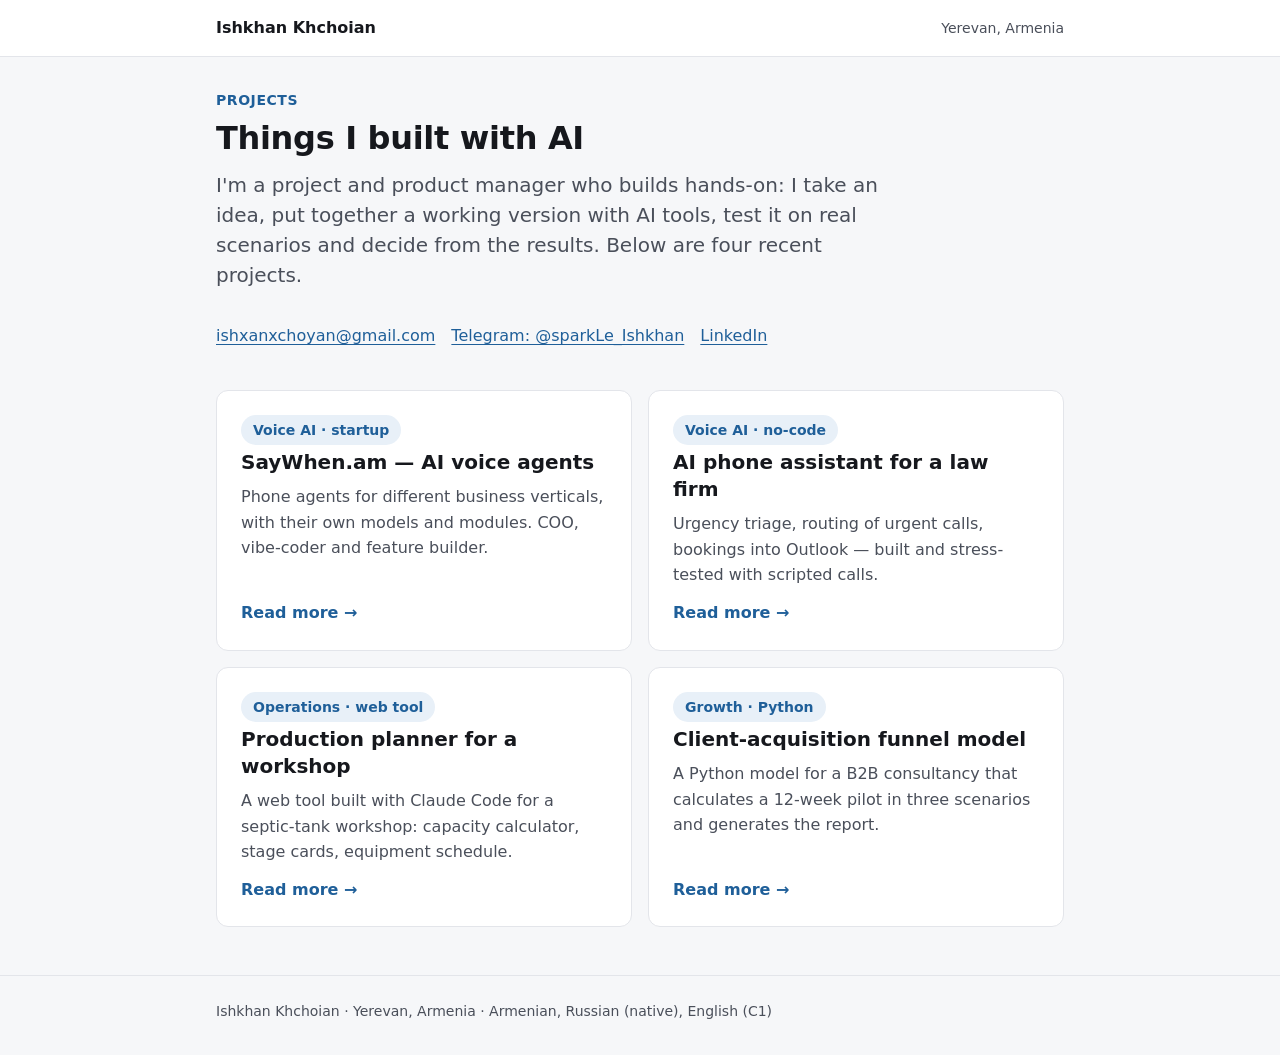
<file: index.html>
<!doctype html>
<html lang="en">
<head>
<meta charset="utf-8">
<meta name="viewport" content="width=device-width, initial-scale=1">
<title>Ishkhan Khchoian — AI projects</title>
<meta name="description" content="Projects I built with AI tools: voice agents, an AI phone assistant, a production-planning tool and a funnel model.">
<link rel="stylesheet" href="assets/portfolio.css">
</head>
<body>
<header class="top">
  <div class="wrap">
    <a class="brand" href="./">Ishkhan Khchoian</a>
    <span class="small muted">Yerevan, Armenia</span>
  </div>
</header>

<main>
  <div class="wrap">
    <p class="kicker">Projects</p>
    <h1>Things I built with AI</h1>
    <p class="lead prose">I'm a project and product manager who builds hands-on: I take an idea, put together a working version with AI tools, test it on real scenarios and decide from the results. Below are four recent projects.</p>

    <div class="contacts">
      <a href="mailto:ishxanxchoyan@gmail.com">ishxanxchoyan@gmail.com</a>
      <a href="https://t.me/sparkLe_Ishkhan">Telegram: @sparkLe_Ishkhan</a>
      <a href="https://www.linkedin.com/in/ishkhan-khchoian-2419182b3">LinkedIn</a>
    </div>

    <div class="cards">
      <a class="card" href="work/saywhen.html">
        <span class="tag">Voice AI · startup</span>
        <h3>SayWhen.am — AI voice agents</h3>
        <p>Phone agents for different business verticals, with their own models and modules. COO, vibe-coder and feature builder.</p>
        <span class="more">Read more →</span>
      </a>
      <a class="card" href="work/law-firm-assistant.html">
        <span class="tag">Voice AI · no-code</span>
        <h3>AI phone assistant for a law firm</h3>
        <p>Urgency triage, routing of urgent calls, bookings into Outlook — built and stress-tested with scripted calls.</p>
        <span class="more">Read more →</span>
      </a>
      <a class="card" href="work/workshop-planner.html">
        <span class="tag">Operations · web tool</span>
        <h3>Production planner for a workshop</h3>
        <p>A web tool built with Claude Code for a septic-tank workshop: capacity calculator, stage cards, equipment schedule.</p>
        <span class="more">Read more →</span>
      </a>
      <a class="card" href="work/funnel-model.html">
        <span class="tag">Growth · Python</span>
        <h3>Client-acquisition funnel model</h3>
        <p>A Python model for a B2B consultancy that calculates a 12-week pilot in three scenarios and generates the report.</p>
        <span class="more">Read more →</span>
      </a>
    </div>
  </div>
</main>

<footer>
  <div class="wrap">Ishkhan Khchoian · Yerevan, Armenia · Armenian, Russian (native), English (C1)</div>
</footer>
</body>
</html>
</file>
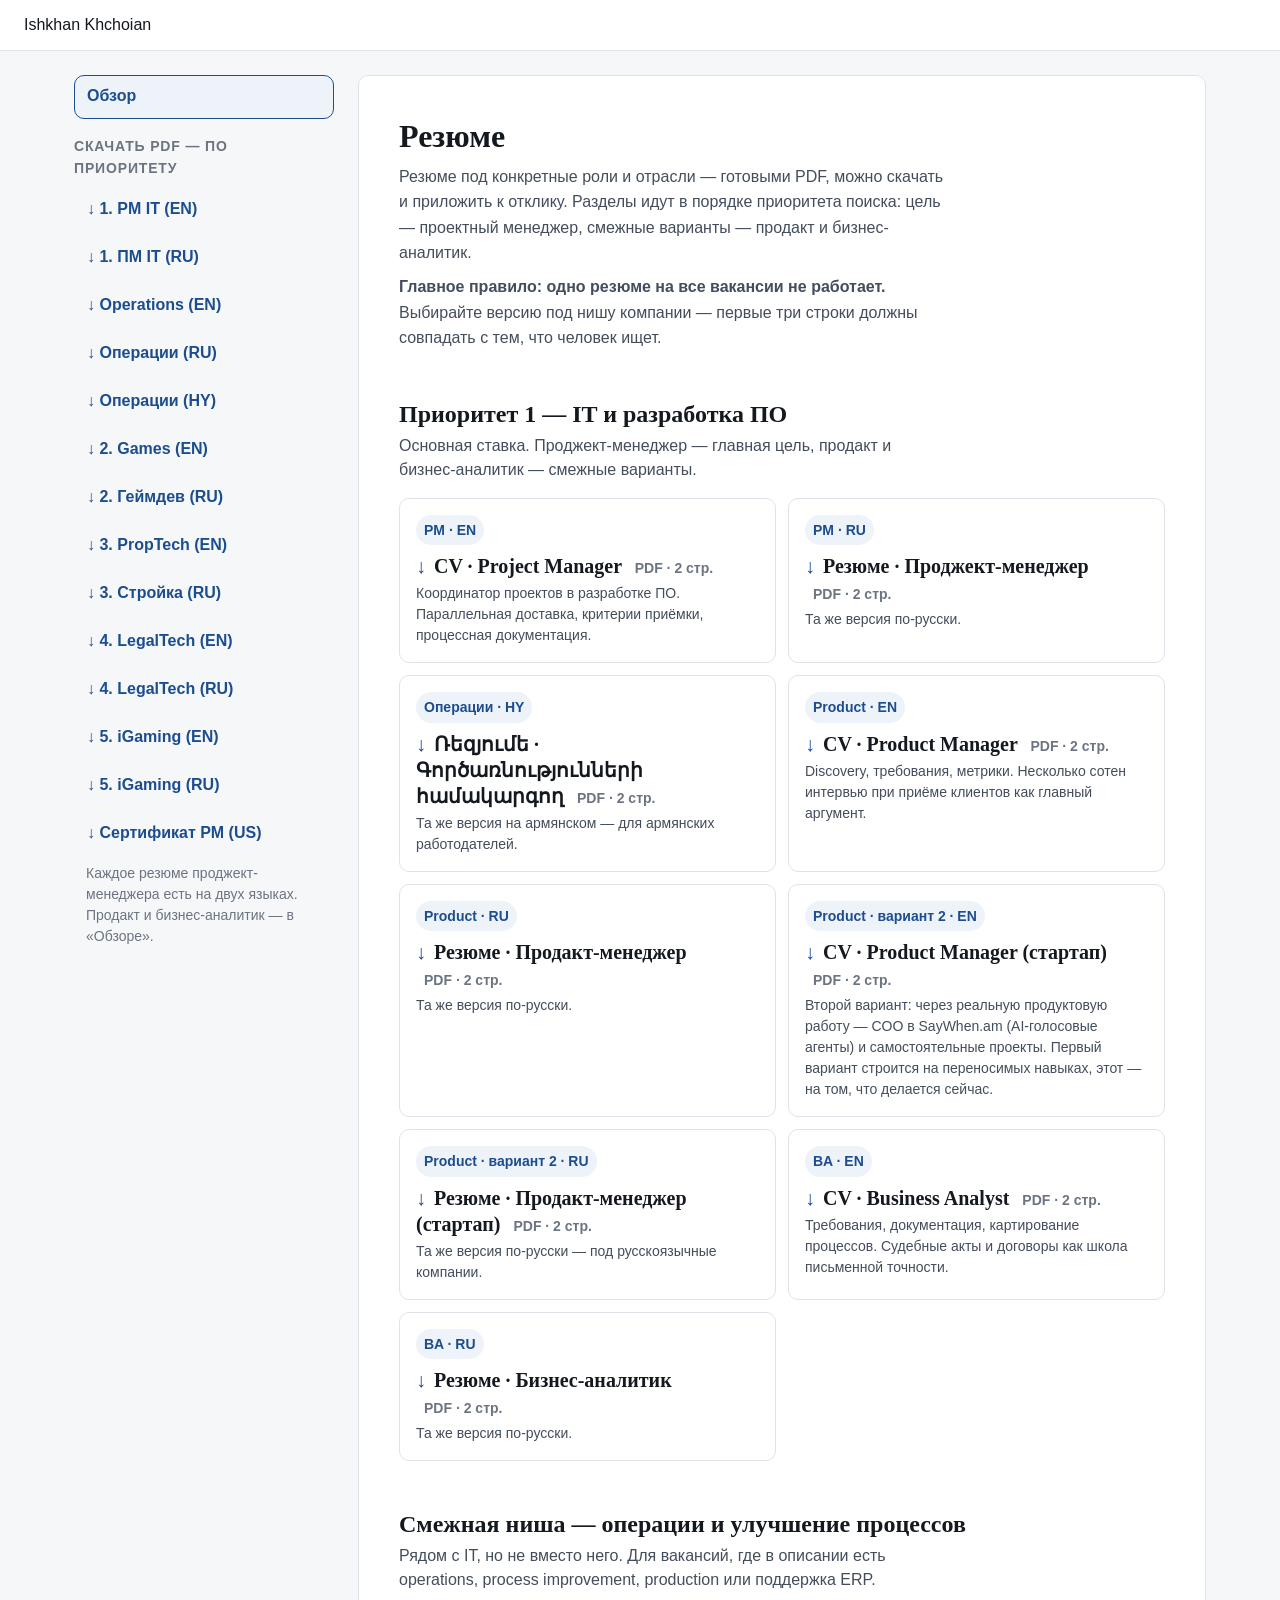
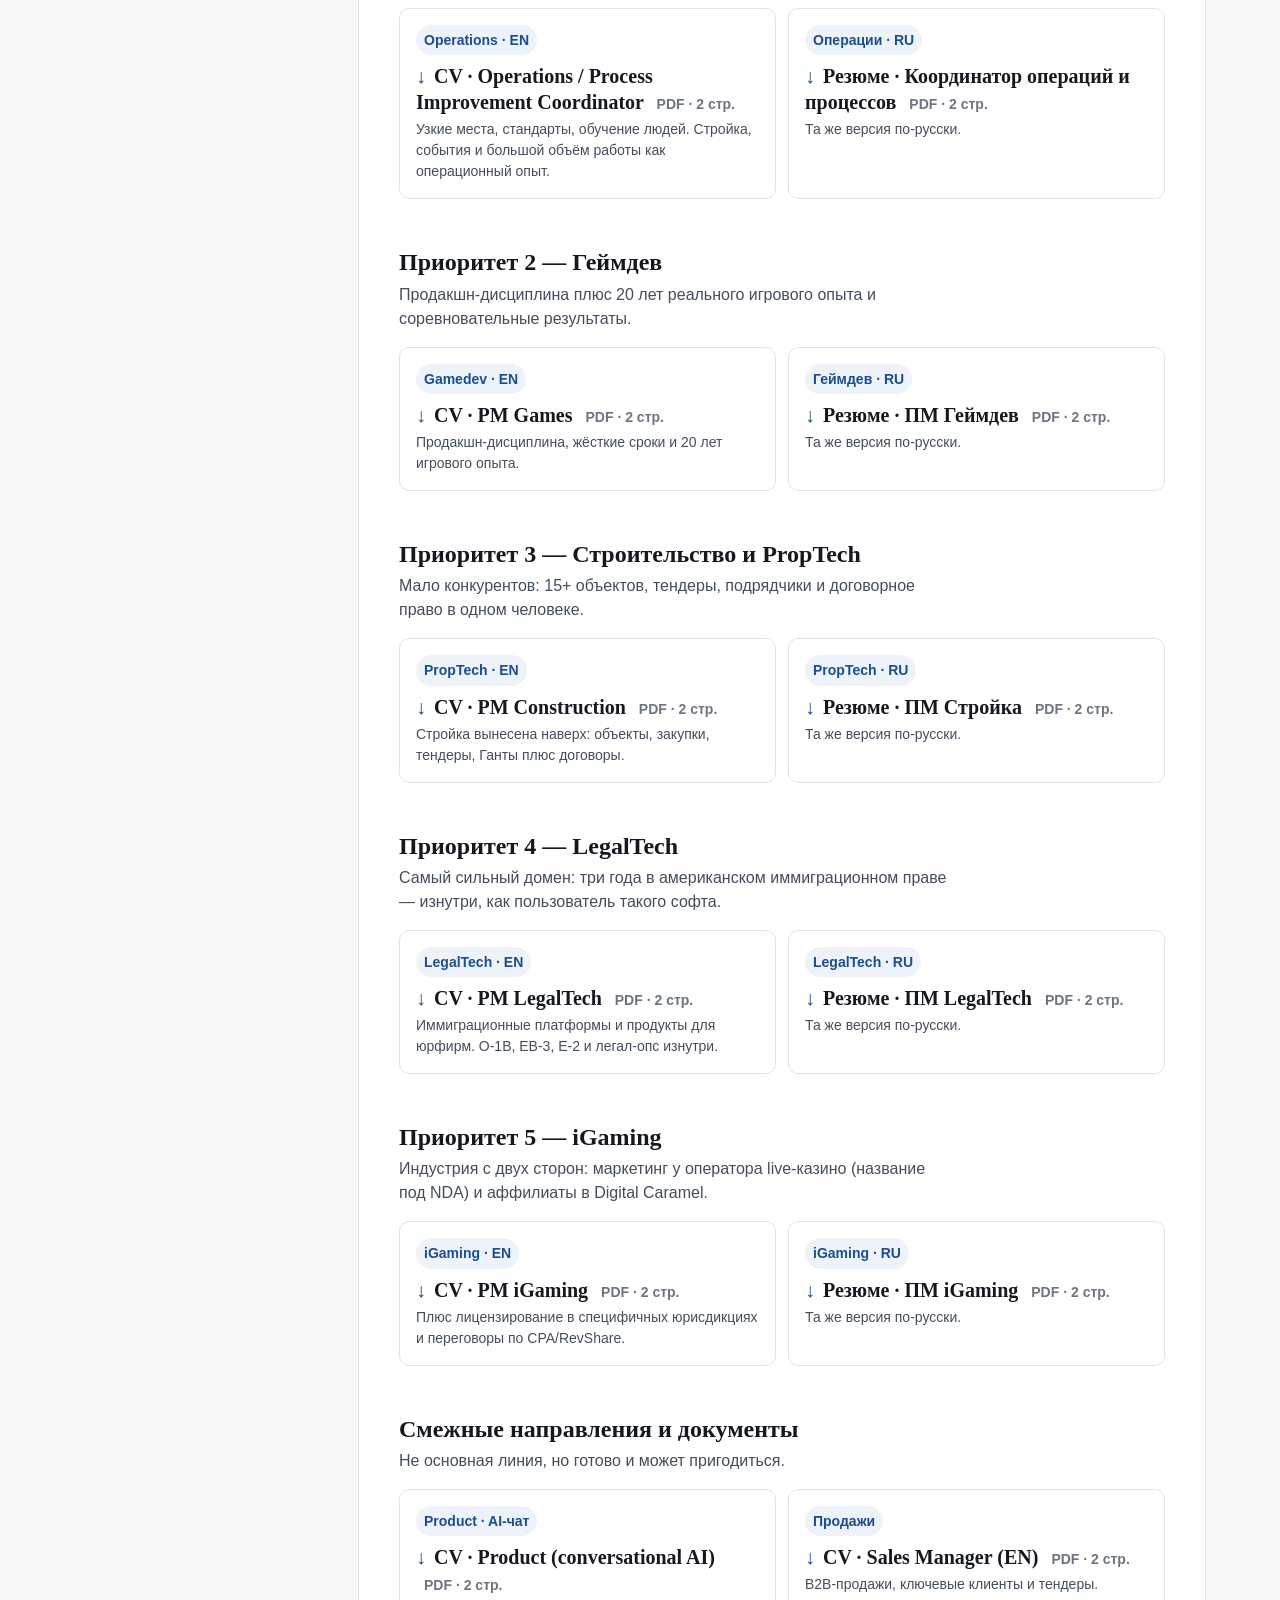
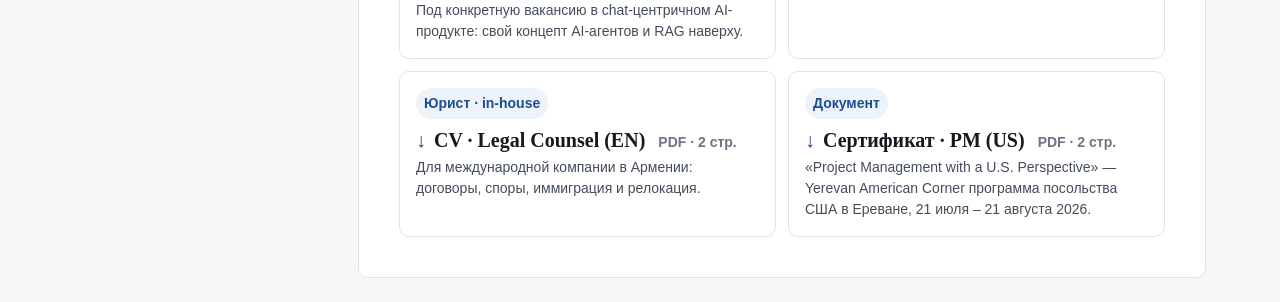
<file: cv-k7q3m/index.html>
<!DOCTYPE html>
<html lang="ru">
<head>
<meta name="robots" content="noindex, nofollow">
<meta charset="utf-8">
<meta name="viewport" content="width=device-width, initial-scale=1">
<title>Ishkhan Khchoian — резюме</title>
<style>
/* IshkhanCasual — resume site
   Type scale: 14 / 16 / 20 / 24 / 32
   Spacing scale: 4 / 8 / 12 / 16 / 24 / 32 / 48 */

:root {
  --ink: #14181f;
  --ink-soft: #444d5c;
  --ink-faint: #6b7480;
  --line: #dfe3e9;
  --line-soft: #eceff3;
  --bg: #f6f7f9;
  --paper: #ffffff;
  --accent: #1b4d8f;
  --accent-soft: #eef3fa;
  --radius: 10px;
  --sans: "Inter", -apple-system, BlinkMacSystemFont, "Segoe UI", Roboto, Arial, sans-serif;
  --serif: "Source Serif 4", Georgia, "Times New Roman", serif;
}

* { box-sizing: border-box; }

html { -webkit-text-size-adjust: 100%; }

body {
  margin: 0;
  background: var(--bg);
  color: var(--ink);
  font-family: var(--sans);
  font-size: 16px;
  line-height: 1.6;
}

/* ---------- top bar ---------- */

.topbar {
  position: sticky;
  top: 0;
  z-index: 10;
  display: flex;
  flex-wrap: wrap;
  align-items: center;
  gap: 12px;
  padding: 12px 24px;
  background: rgba(255, 255, 255, 0.92);
  backdrop-filter: blur(8px);
  border-bottom: 1px solid var(--line);
}

.topbar a.home {
  font-weight: 600;
  color: var(--ink);
  text-decoration: none;
  font-size: 16px;
}

.topbar a.home:hover { color: var(--accent); }

.topbar .spacer { flex: 1 1 auto; }

.btn {
  display: inline-flex;
  align-items: center;
  justify-content: center;
  min-height: 44px;
  padding: 8px 16px;
  border: 1px solid var(--line);
  border-radius: var(--radius);
  background: var(--paper);
  color: var(--ink);
  font: inherit;
  font-size: 14px;
  font-weight: 500;
  cursor: pointer;
  text-decoration: none;
  transition: background 160ms ease, border-color 160ms ease, color 160ms ease;
}

.btn:hover { background: var(--accent-soft); border-color: var(--accent); color: var(--accent); }
.btn:active { transform: translateY(1px); }
.btn.primary { background: var(--accent); border-color: var(--accent); color: #fff; }
.btn.primary:hover { background: #16407a; color: #fff; }

/* ---------- layout ---------- */

.wrap {
  max-width: 880px;
  margin: 0 auto;
  padding: 32px 24px 48px;
}

.paper {
  background: var(--paper);
  border: 1px solid var(--line);
  border-radius: var(--radius);
  padding: 32px;
}

/* ---------- hub ---------- */

.hero h1 {
  font-family: var(--serif);
  font-size: 32px;
  line-height: 1.25;
  margin: 0 0 8px;
}

.hero p {
  margin: 0 0 8px;
  max-width: 62ch;
  color: var(--ink-soft);
}

.section-title {
  font-family: var(--serif);
  font-size: 24px;
  line-height: 1.3;
  margin: 48px 0 4px;
}

.lead-note {
  margin: 0 0 16px;
  max-width: 62ch;
  font-size: 16px;
  line-height: 1.5;
  color: var(--ink-soft);
}

.nav-note {
  margin: 8px 12px 16px;
  font-size: 14px;
  line-height: 1.5;
  color: var(--ink-faint);
}

.sub-title {
  font-family: var(--serif);
  font-size: 20px;
  line-height: 1.3;
  margin: 32px 0 12px;
}

.section-note {
  margin: 0 0 16px;
  color: var(--ink-faint);
  font-size: 14px;
  max-width: 62ch;
}

.cards {
  display: grid;
  gap: 12px;
  grid-template-columns: repeat(auto-fill, minmax(260px, 1fr));
}

a.card {
  display: block;
  padding: 16px;
  background: var(--paper);
  border: 1px solid var(--line);
  border-radius: var(--radius);
  text-decoration: none;
  color: inherit;
  transition: border-color 160ms ease, transform 160ms ease, box-shadow 160ms ease;
}

a.card:hover {
  border-color: var(--accent);
  transform: translateY(-2px);
  box-shadow: 0 6px 20px rgba(20, 24, 31, 0.07);
}

a.card .tag {
  display: inline-block;
  margin-bottom: 8px;
  padding: 4px 8px;
  border-radius: 999px;
  background: var(--accent-soft);
  color: var(--accent);
  font-size: 14px;
  font-weight: 600;
}

a.card h3 {
  font-family: var(--serif);
  font-size: 20px;
  line-height: 1.3;
  margin: 0 0 4px;
}

a.card p {
  margin: 0;
  font-size: 14px;
  line-height: 1.5;
  color: var(--ink-soft);
}

a.card.dl h3::before {
  content: "↓";
  display: inline-block;
  margin-right: 8px;
  color: var(--accent);
  font-family: var(--sans);
  font-weight: 700;
}

a.card.dl .ext {
  display: inline-block;
  margin-left: 8px;
  font-family: var(--sans);
  font-size: 14px;
  font-weight: 600;
  color: var(--ink-faint);
  white-space: nowrap;
}

/* ---------- prose ---------- */

.prose h2 {
  font-family: var(--serif);
  font-size: 24px;
  line-height: 1.3;
  margin: 32px 0 8px;
}

.prose h3 {
  font-size: 16px;
  font-weight: 600;
  margin: 24px 0 4px;
}

.prose p, .prose li { max-width: 66ch; }
.prose p { margin: 0 0 12px; }
.prose ul, .prose ol { margin: 0 0 12px; padding-left: 24px; }
.prose li { margin-bottom: 4px; }

.callout {
  margin: 16px 0;
  padding: 16px;
  border-left: 3px solid var(--accent);
  background: var(--accent-soft);
  border-radius: 0 var(--radius) var(--radius) 0;
}

.callout p:last-child { margin-bottom: 0; }

/* ---------- document (CV) ---------- */

.doc {
  background: var(--paper);
  border: 1px solid var(--line);
  border-radius: var(--radius);
  padding: 40px;
  color: var(--ink);
}

.doc h1 {
  font-family: var(--serif);
  font-size: 32px;
  line-height: 1.2;
  margin: 0 0 4px;
  letter-spacing: 0.01em;
}

.doc .role {
  font-size: 16px;
  font-weight: 600;
  color: var(--accent);
  margin: 0 0 8px;
}

.doc .contact {
  font-size: 14px;
  line-height: 1.6;
  color: var(--ink-soft);
  margin: 0 0 24px;
  padding-bottom: 16px;
  border-bottom: 1px solid var(--line);
}

.doc h2 {
  font-size: 14px;
  font-weight: 700;
  letter-spacing: 0.08em;
  text-transform: uppercase;
  color: var(--ink-faint);
  margin: 24px 0 12px;
  padding-bottom: 4px;
  border-bottom: 1px solid var(--line-soft);
}

.doc p { margin: 0 0 12px; max-width: 72ch; }

.job { margin-bottom: 16px; }

.job-top {
  display: flex;
  flex-wrap: wrap;
  align-items: baseline;
  gap: 4px 12px;
  margin-bottom: 4px;
}

.job-top .who { font-weight: 600; font-size: 16px; }
.job-top .when { margin-left: auto; font-size: 14px; color: var(--ink-faint); white-space: nowrap; }
.job .sub { font-size: 14px; color: var(--ink-soft); margin: 0 0 4px; }

.doc ul { margin: 0 0 4px; padding-left: 20px; }
.doc li { margin-bottom: 4px; max-width: 72ch; }

.skills { font-size: 16px; margin: 0 0 8px; max-width: 72ch; }
.skills b { font-weight: 600; }


.docnav {
  display: flex;
  flex-wrap: wrap;
  gap: 8px;
  margin-bottom: 16px;
}

.docnav a {
  font-size: 14px;
  padding: 4px 12px;
  border: 1px solid var(--line);
  border-radius: 999px;
  background: var(--paper);
  color: var(--ink-soft);
  text-decoration: none;
}

.docnav a:hover, .docnav a.on { border-color: var(--accent); color: var(--accent); background: var(--accent-soft); }

code {
  font-family: var(--sans);
  font-size: 14px;
  padding: 2px 4px;
  border-radius: 4px;
  background: var(--line-soft);
}

.todo {
  background: #fff5d6;
  border-bottom: 1px dashed #b3891f;
  padding: 0 2px;
}

/* ---------- mobile ---------- */

@media (max-width: 640px) {
  .wrap { padding: 24px 16px 32px; }
  .paper, .doc { padding: 24px 16px; }
  .topbar { padding: 8px 16px; gap: 8px; }
  .doc h1, .hero h1 { font-size: 24px; }
  .job-top .when { margin-left: 0; width: 100%; }
}

/* ---------- print ---------- */

@media print {
  :root { --line: #cfd4dc; --line-soft: #e2e6eb; }
  body { background: #fff; font-size: 10.5pt; line-height: 1.45; }
  .topbar, .docnav, .no-print { display: none !important; }
  .wrap { max-width: none; padding: 0; }
  .doc, .paper { border: 0; border-radius: 0; padding: 0; }
  .doc h1 { font-size: 20pt; }
  .doc h2 { margin: 14pt 0 6pt; }
  .job { margin-bottom: 10pt; page-break-inside: avoid; }
  a { color: inherit; text-decoration: none; }
}

/* ---------- single-file layout ---------- */
.layout { max-width: 1180px; margin: 0 auto; padding: 24px; display: flex; gap: 24px; align-items: flex-start; }
.sidenav { flex: 0 0 260px; position: sticky; top: 72px; }
.sidenav .grp { font-size: 14px; font-weight: 700; letter-spacing: .06em; text-transform: uppercase;
  color: var(--ink-faint); margin: 16px 0 8px; }
.sidenav .grp:first-child { margin-top: 0; }
.navbtn { display: block; width: 100%; text-align: left; min-height: 44px; padding: 8px 12px; margin-bottom: 4px;
  border: 1px solid transparent; border-radius: var(--radius); background: transparent; color: var(--ink-soft);
  font: inherit; font-size: 16px; line-height: 1.4; cursor: pointer;
  transition: background 160ms ease, color 160ms ease, border-color 160ms ease; }
.navbtn:hover { background: var(--paper); color: var(--ink); border-color: var(--line); }
a.navlink { display: flex; align-items: center; box-sizing: border-box; text-decoration: none; color: var(--accent); font-weight: 600; }
a.navlink:hover { color: var(--accent); }
.navbtn.on { background: var(--accent-soft); color: var(--accent); border-color: var(--accent); font-weight: 600; }
.content { flex: 1 1 auto; min-width: 0; }
.pane { display: none; }
.pane.active { display: block; animation: fade 220ms ease both; }
@keyframes fade { from { opacity: 0; transform: translateY(4px); } to { opacity: 1; transform: none; } }
.pane > .doc, .pane > .paper { background: var(--paper); border: 1px solid var(--line);
  border-radius: var(--radius); padding: 40px; }
@media (max-width: 860px) {
  .layout { display: block; padding: 16px; }
  .sidenav { position: static; margin-bottom: 24px; }
  .pane > .doc, .pane > .paper { padding: 24px 16px; }
}
@media print {
  .layout { display: block; padding: 0; max-width: none; }
  .sidenav { display: none !important; }
  .pane { display: none !important; }
  .pane.active { display: block !important; animation: none; }
  .pane > .doc, .pane > .paper { border: 0; padding: 0; }
}

</style>
</head>
<body>

<div class="topbar">
  <span class="home">Ishkhan Khchoian</span>
  <span class="spacer"></span>
</div>

<div class="layout">
<nav class="sidenav no-print">
  <button class="navbtn on" data-go="start">Обзор</button>
  <div class="grp">Скачать PDF — по приоритету</div>
  <a class="navbtn navlink" href="../Ishkhan_Khchoian_PM_IT_EN.pdf?v=202611137" download="Ishkhan_Khchoian_PM_IT_EN.pdf">↓ 1. PM IT (EN)</a>
  <a class="navbtn navlink" href="../Ishkhan_Khchoian_PM_IT_RU.pdf?v=202611137" download="Ishkhan_Khchoian_PM_IT_RU.pdf">↓ 1. ПМ IT (RU)</a>
  <a class="navbtn navlink" href="../Ishkhan_Khchoian_Operations_Process_Improvement_EN.pdf?v=202611138" download="Ishkhan_Khchoian_Operations_Process_Improvement_EN.pdf">↓ Operations (EN)</a>
  <a class="navbtn navlink" href="../Ishkhan_Khchoian_Operations_Process_Improvement_RU.pdf?v=202611138" download="Ishkhan_Khchoian_Operations_Process_Improvement_RU.pdf">↓ Операции (RU)</a>
  <a class="navbtn navlink" href="../Ishkhan_Khchoian_Operations_Process_Improvement_HY.pdf?v=202611138" download="Ishkhan_Khchoian_Operations_Process_Improvement_HY.pdf">↓ Операции (HY)</a>
  <a class="navbtn navlink" href="../Ishkhan_Khchoian_PM_Gamedev_EN.pdf?v=202611138" download="Ishkhan_Khchoian_PM_Gamedev_EN.pdf">↓ 2. Games (EN)</a>
  <a class="navbtn navlink" href="../Ishkhan_Khchoian_PM_Gamedev_RU.pdf?v=202611138" download="Ishkhan_Khchoian_PM_Gamedev_RU.pdf">↓ 2. Геймдев (RU)</a>
  <a class="navbtn navlink" href="../Ishkhan_Khchoian_PM_PropTech_EN.pdf?v=202611138" download="Ishkhan_Khchoian_PM_PropTech_EN.pdf">↓ 3. PropTech (EN)</a>
  <a class="navbtn navlink" href="../Ishkhan_Khchoian_PM_PropTech_RU.pdf?v=202611138" download="Ishkhan_Khchoian_PM_PropTech_RU.pdf">↓ 3. Стройка (RU)</a>
  <a class="navbtn navlink" href="../Ishkhan_Khchoian_PM_LegalTech_EN.pdf?v=202611138" download="Ishkhan_Khchoian_PM_LegalTech_EN.pdf">↓ 4. LegalTech (EN)</a>
  <a class="navbtn navlink" href="../Ishkhan_Khchoian_PM_LegalTech_RU.pdf?v=202611138" download="Ishkhan_Khchoian_PM_LegalTech_RU.pdf">↓ 4. LegalTech (RU)</a>
  <a class="navbtn navlink" href="../Ishkhan_Khchoian_PM_iGaming_EN.pdf?v=202611138" download="Ishkhan_Khchoian_PM_iGaming_EN.pdf">↓ 5. iGaming (EN)</a>
  <a class="navbtn navlink" href="../Ishkhan_Khchoian_PM_iGaming_RU.pdf?v=202611138" download="Ishkhan_Khchoian_PM_iGaming_RU.pdf">↓ 5. iGaming (RU)</a>
  <a class="navbtn navlink" href="../Ishkhan_Khchoian_PM_Certificate_US_Perspective.pdf?v=20261108" download="Ishkhan_Khchoian_PM_Certificate_US_Perspective.pdf">↓ Сертификат PM (US)</a>
  <p class="nav-note">Каждое резюме проджект-менеджера есть на двух языках. Продакт и бизнес-аналитик — в «Обзоре».</p>
</nav>

<div class="content">
<section class="pane active" id="pane-start">
<div class="paper">
<div class="hero"><h1>Резюме</h1>
<p>Резюме под конкретные роли и отрасли — готовыми PDF, можно скачать и приложить к отклику. Разделы идут в порядке приоритета поиска: цель — проектный менеджер, смежные варианты — продакт и бизнес-аналитик.</p>
<p><b>Главное правило: одно резюме на все вакансии не работает.</b> Выбирайте версию под нишу компании — первые три строки должны совпадать с тем, что человек ищет.</p></div>
<h2 class="section-title">Приоритет 1 — IT и разработка ПО</h2>
<p class="lead-note">Основная ставка. Проджект-менеджер — главная цель, продакт и бизнес-аналитик — смежные варианты.</p>
<div class="cards">
<a class="card dl" href="../Ishkhan_Khchoian_PM_IT_EN.pdf?v=202611137" download="Ishkhan_Khchoian_PM_IT_EN.pdf"><span class="tag">PM · EN</span><h3>CV · Project Manager <span class="ext">PDF · 2 стр.</span></h3><p>Координатор проектов в разработке ПО. Параллельная доставка, критерии приёмки, процессная документация.</p></a>
<a class="card dl" href="../Ishkhan_Khchoian_PM_IT_RU.pdf?v=202611137" download="Ishkhan_Khchoian_PM_IT_RU.pdf"><span class="tag">PM · RU</span><h3>Резюме · Проджект-менеджер <span class="ext">PDF · 2 стр.</span></h3><p>Та же версия по-русски.</p></a>
<a class="card dl" href="../Ishkhan_Khchoian_Operations_Process_Improvement_HY.pdf?v=202611138" download="Ishkhan_Khchoian_Operations_Process_Improvement_HY.pdf"><span class="tag">Операции · HY</span><h3>Ռեզյումե · Գործառնությունների համակարգող <span class="ext">PDF · 2 стр.</span></h3><p>Та же версия на армянском — для армянских работодателей.</p></a>
<a class="card dl" href="../Ishkhan_Khchoian_Product_Manager_EN.pdf?v=202611138" download="Ishkhan_Khchoian_Product_Manager_EN.pdf"><span class="tag">Product · EN</span><h3>CV · Product Manager <span class="ext">PDF · 2 стр.</span></h3><p>Discovery, требования, метрики. Несколько сотен интервью при приёме клиентов как главный аргумент.</p></a>
<a class="card dl" href="../Ishkhan_Khchoian_Product_Manager_RU.pdf?v=202611138" download="Ishkhan_Khchoian_Product_Manager_RU.pdf"><span class="tag">Product · RU</span><h3>Резюме · Продакт-менеджер <span class="ext">PDF · 2 стр.</span></h3><p>Та же версия по-русски.</p></a>
<a class="card dl" href="../Ishkhan_Khchoian_Product_Manager_Startup_EN.pdf?v=202611138" download="Ishkhan_Khchoian_Product_Manager_Startup_EN.pdf"><span class="tag">Product · вариант 2 · EN</span><h3>CV · Product Manager (стартап) <span class="ext">PDF · 2 стр.</span></h3><p>Второй вариант: через реальную продуктовую работу — COO в SayWhen.am (AI-голосовые агенты) и самостоятельные проекты. Первый вариант строится на переносимых навыках, этот — на том, что делается сейчас.</p></a>
<a class="card dl" href="../Ishkhan_Khchoian_Product_Manager_Startup_RU.pdf?v=202611138" download="Ishkhan_Khchoian_Product_Manager_Startup_RU.pdf"><span class="tag">Product · вариант 2 · RU</span><h3>Резюме · Продакт-менеджер (стартап) <span class="ext">PDF · 2 стр.</span></h3><p>Та же версия по-русски — под русскоязычные компании.</p></a>
<a class="card dl" href="../Ishkhan_Khchoian_Business_Analyst_EN.pdf?v=202611138" download="Ishkhan_Khchoian_Business_Analyst_EN.pdf"><span class="tag">BA · EN</span><h3>CV · Business Analyst <span class="ext">PDF · 2 стр.</span></h3><p>Требования, документация, картирование процессов. Судебные акты и договоры как школа письменной точности.</p></a>
<a class="card dl" href="../Ishkhan_Khchoian_Business_Analyst_RU.pdf?v=202611138" download="Ishkhan_Khchoian_Business_Analyst_RU.pdf"><span class="tag">BA · RU</span><h3>Резюме · Бизнес-аналитик <span class="ext">PDF · 2 стр.</span></h3><p>Та же версия по-русски.</p></a>
</div>
<h2 class="section-title">Смежная ниша — операции и улучшение процессов</h2>
<p class="lead-note">Рядом с IT, но не вместо него. Для вакансий, где в описании есть operations, process improvement, production или поддержка ERP.</p>
<div class="cards">
<a class="card dl" href="../Ishkhan_Khchoian_Operations_Process_Improvement_EN.pdf?v=202611138" download="Ishkhan_Khchoian_Operations_Process_Improvement_EN.pdf"><span class="tag">Operations · EN</span><h3>CV · Operations / Process Improvement Coordinator <span class="ext">PDF · 2 стр.</span></h3><p>Узкие места, стандарты, обучение людей. Стройка, события и большой объём работы как операционный опыт.</p></a>
<a class="card dl" href="../Ishkhan_Khchoian_Operations_Process_Improvement_RU.pdf?v=202611138" download="Ishkhan_Khchoian_Operations_Process_Improvement_RU.pdf"><span class="tag">Операции · RU</span><h3>Резюме · Координатор операций и процессов <span class="ext">PDF · 2 стр.</span></h3><p>Та же версия по-русски.</p></a>
</div>
<h2 class="section-title">Приоритет 2 — Геймдев</h2>
<p class="lead-note">Продакшн-дисциплина плюс 20 лет реального игрового опыта и соревновательные результаты.</p>
<div class="cards">
<a class="card dl" href="../Ishkhan_Khchoian_PM_Gamedev_EN.pdf?v=202611138" download="Ishkhan_Khchoian_PM_Gamedev_EN.pdf"><span class="tag">Gamedev · EN</span><h3>CV · PM Games <span class="ext">PDF · 2 стр.</span></h3><p>Продакшн-дисциплина, жёсткие сроки и 20 лет игрового опыта.</p></a>
<a class="card dl" href="../Ishkhan_Khchoian_PM_Gamedev_RU.pdf?v=202611138" download="Ishkhan_Khchoian_PM_Gamedev_RU.pdf"><span class="tag">Геймдев · RU</span><h3>Резюме · ПМ Геймдев <span class="ext">PDF · 2 стр.</span></h3><p>Та же версия по-русски.</p></a>
</div>
<h2 class="section-title">Приоритет 3 — Строительство и PropTech</h2>
<p class="lead-note">Мало конкурентов: 15+ объектов, тендеры, подрядчики и договорное право в одном человеке.</p>
<div class="cards">
<a class="card dl" href="../Ishkhan_Khchoian_PM_PropTech_EN.pdf?v=202611138" download="Ishkhan_Khchoian_PM_PropTech_EN.pdf"><span class="tag">PropTech · EN</span><h3>CV · PM Construction <span class="ext">PDF · 2 стр.</span></h3><p>Стройка вынесена наверх: объекты, закупки, тендеры, Ганты плюс договоры.</p></a>
<a class="card dl" href="../Ishkhan_Khchoian_PM_PropTech_RU.pdf?v=202611138" download="Ishkhan_Khchoian_PM_PropTech_RU.pdf"><span class="tag">PropTech · RU</span><h3>Резюме · ПМ Стройка <span class="ext">PDF · 2 стр.</span></h3><p>Та же версия по-русски.</p></a>
</div>
<h2 class="section-title">Приоритет 4 — LegalTech</h2>
<p class="lead-note">Самый сильный домен: три года в американском иммиграционном праве — изнутри, как пользователь такого софта.</p>
<div class="cards">
<a class="card dl" href="../Ishkhan_Khchoian_PM_LegalTech_EN.pdf?v=202611138" download="Ishkhan_Khchoian_PM_LegalTech_EN.pdf"><span class="tag">LegalTech · EN</span><h3>CV · PM LegalTech <span class="ext">PDF · 2 стр.</span></h3><p>Иммиграционные платформы и продукты для юрфирм. O-1B, EB-3, E-2 и легал-опс изнутри.</p></a>
<a class="card dl" href="../Ishkhan_Khchoian_PM_LegalTech_RU.pdf?v=202611138" download="Ishkhan_Khchoian_PM_LegalTech_RU.pdf"><span class="tag">LegalTech · RU</span><h3>Резюме · ПМ LegalTech <span class="ext">PDF · 2 стр.</span></h3><p>Та же версия по-русски.</p></a>
</div>
<h2 class="section-title">Приоритет 5 — iGaming</h2>
<p class="lead-note">Индустрия с двух сторон: маркетинг у оператора live-казино (название под NDA) и аффилиаты в Digital Caramel.</p>
<div class="cards">
<a class="card dl" href="../Ishkhan_Khchoian_PM_iGaming_EN.pdf?v=202611138" download="Ishkhan_Khchoian_PM_iGaming_EN.pdf"><span class="tag">iGaming · EN</span><h3>CV · PM iGaming <span class="ext">PDF · 2 стр.</span></h3><p>Плюс лицензирование в специфичных юрисдикциях и переговоры по CPA/RevShare.</p></a>
<a class="card dl" href="../Ishkhan_Khchoian_PM_iGaming_RU.pdf?v=202611138" download="Ishkhan_Khchoian_PM_iGaming_RU.pdf"><span class="tag">iGaming · RU</span><h3>Резюме · ПМ iGaming <span class="ext">PDF · 2 стр.</span></h3><p>Та же версия по-русски.</p></a>
</div>
<h2 class="section-title">Смежные направления и документы</h2>
<p class="lead-note">Не основная линия, но готово и может пригодиться.</p>
<div class="cards">
<a class="card dl" href="../Ishkhan_Khchoian_Product_Manager_Conversational_AI.pdf?v=202611138" download="Ishkhan_Khchoian_Product_Manager_Conversational_AI.pdf"><span class="tag">Product · AI-чат</span><h3>CV · Product (conversational AI) <span class="ext">PDF · 2 стр.</span></h3><p>Под конкретную вакансию в chat-центричном AI-продукте: свой концепт AI-агентов и RAG наверху.</p></a>
<a class="card dl" href="../Ishkhan_Khchoian_Sales_Manager.pdf?v=202611138" download="Ishkhan_Khchoian_Sales_Manager.pdf"><span class="tag">Продажи</span><h3>CV · Sales Manager (EN) <span class="ext">PDF · 2 стр.</span></h3><p>B2B-продажи, ключевые клиенты и тендеры.</p></a>
<a class="card dl" href="../Ishkhan_Khchoian_Legal_Counsel_Armenia.pdf?v=202611138" download="Ishkhan_Khchoian_Legal_Counsel_Armenia.pdf"><span class="tag">Юрист · in-house</span><h3>CV · Legal Counsel (EN) <span class="ext">PDF · 2 стр.</span></h3><p>Для международной компании в Армении: договоры, споры, иммиграция и релокация.</p></a>
<a class="card dl" href="../Ishkhan_Khchoian_PM_Certificate_US_Perspective.pdf?v=20261108" download="Ishkhan_Khchoian_PM_Certificate_US_Perspective.pdf"><span class="tag">Документ</span><h3>Сертификат · PM (US) <span class="ext">PDF · 2 стр.</span></h3><p>«Project Management with a U.S. Perspective» — Yerevan American Corner программа посольства США в Ереване, 21 июля – 21 августа 2026.</p></a>
</div>
</div>
</section>











</div>
</div>

<script>
(function () {
  var panes = document.querySelectorAll('.pane');
  var btns  = document.querySelectorAll('.navbtn');

  function show(id) {
    var found = false;
    panes.forEach(function (p) {
      var on = (p.id === 'pane-' + id);
      p.classList.toggle('active', on);
      if (on) found = true;
    });
    if (!found) { show('start'); return; }
    btns.forEach(function (b) { b.classList.toggle('on', b.getAttribute('data-go') === id); });
    if (history.replaceState) history.replaceState(null, '', '#' + id);
    window.scrollTo({ top: 0, behavior: 'smooth' });
  }

  document.addEventListener('click', function (e) {
    var t = e.target.closest('[data-go]');
    if (t) { e.preventDefault(); show(t.getAttribute('data-go')); }
  });

  show((location.hash || '#start').slice(1));
})();
</script>
</body>
</html>
</file>
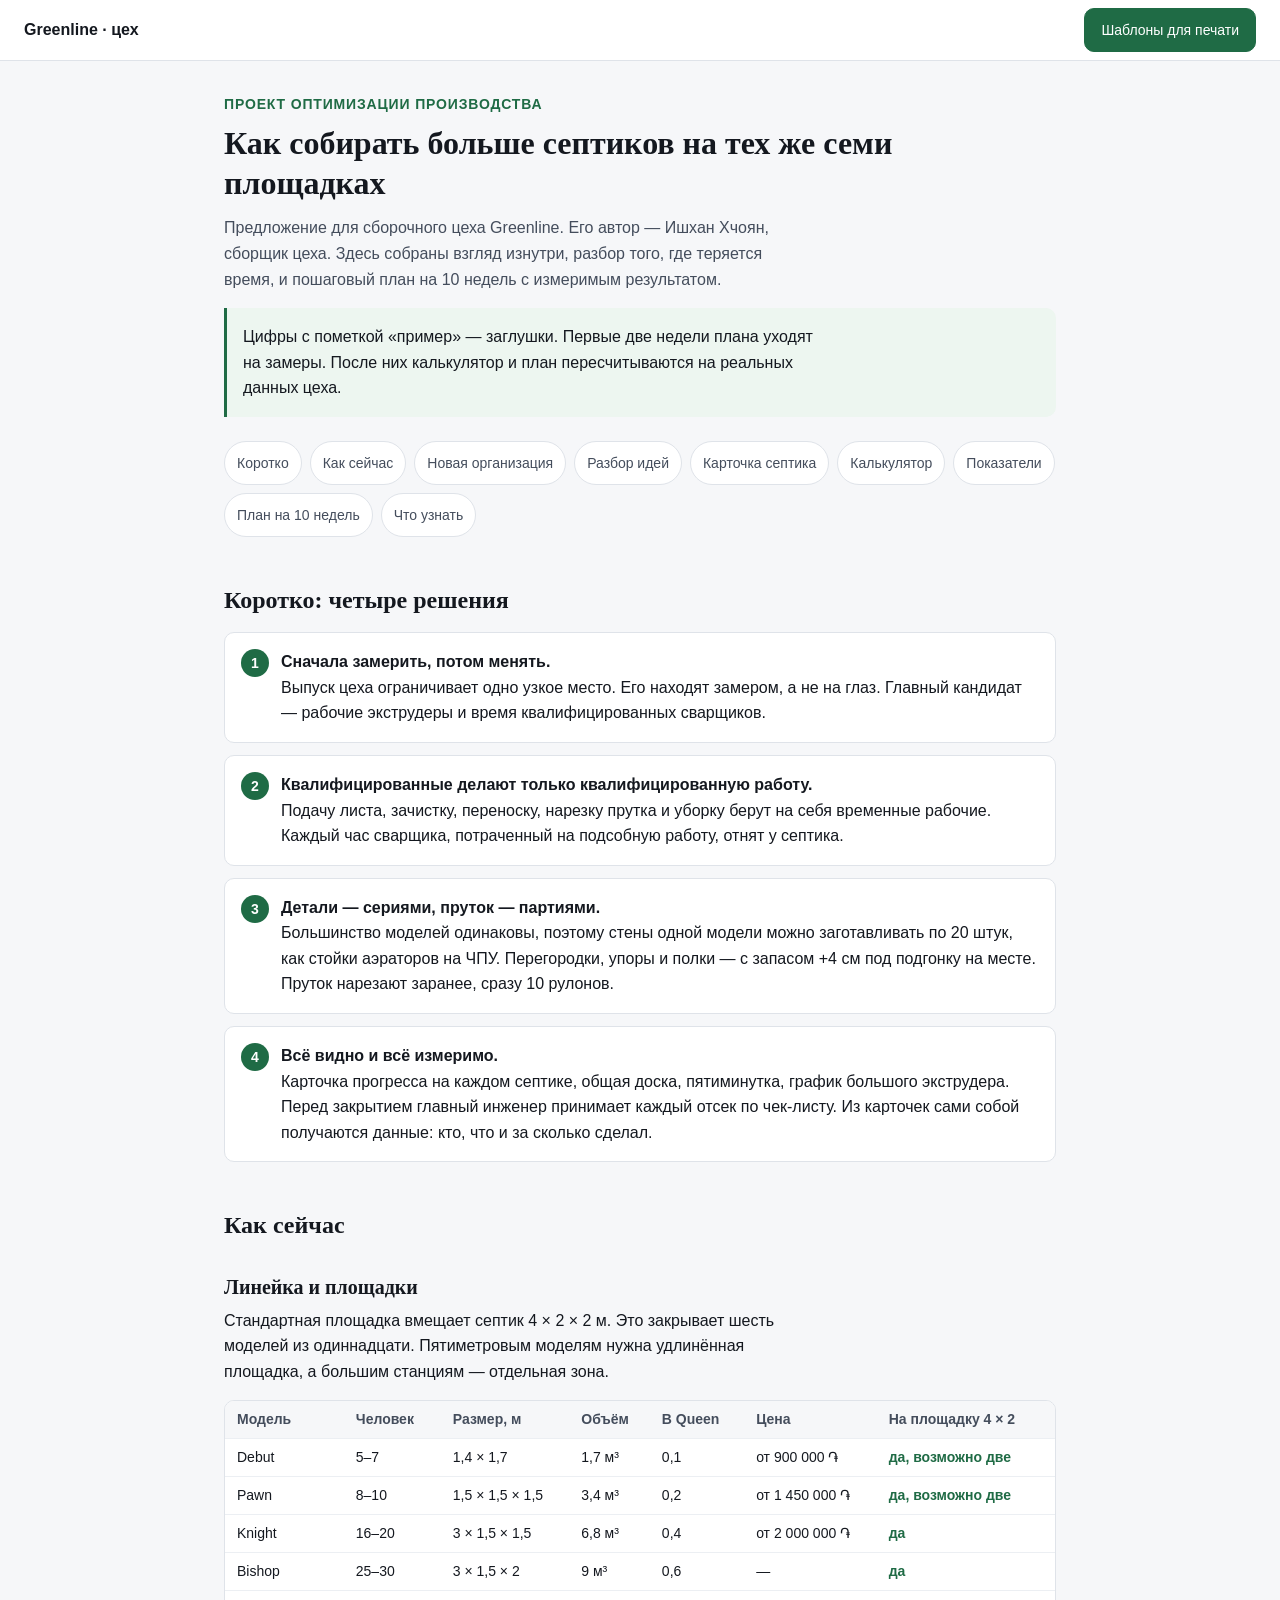
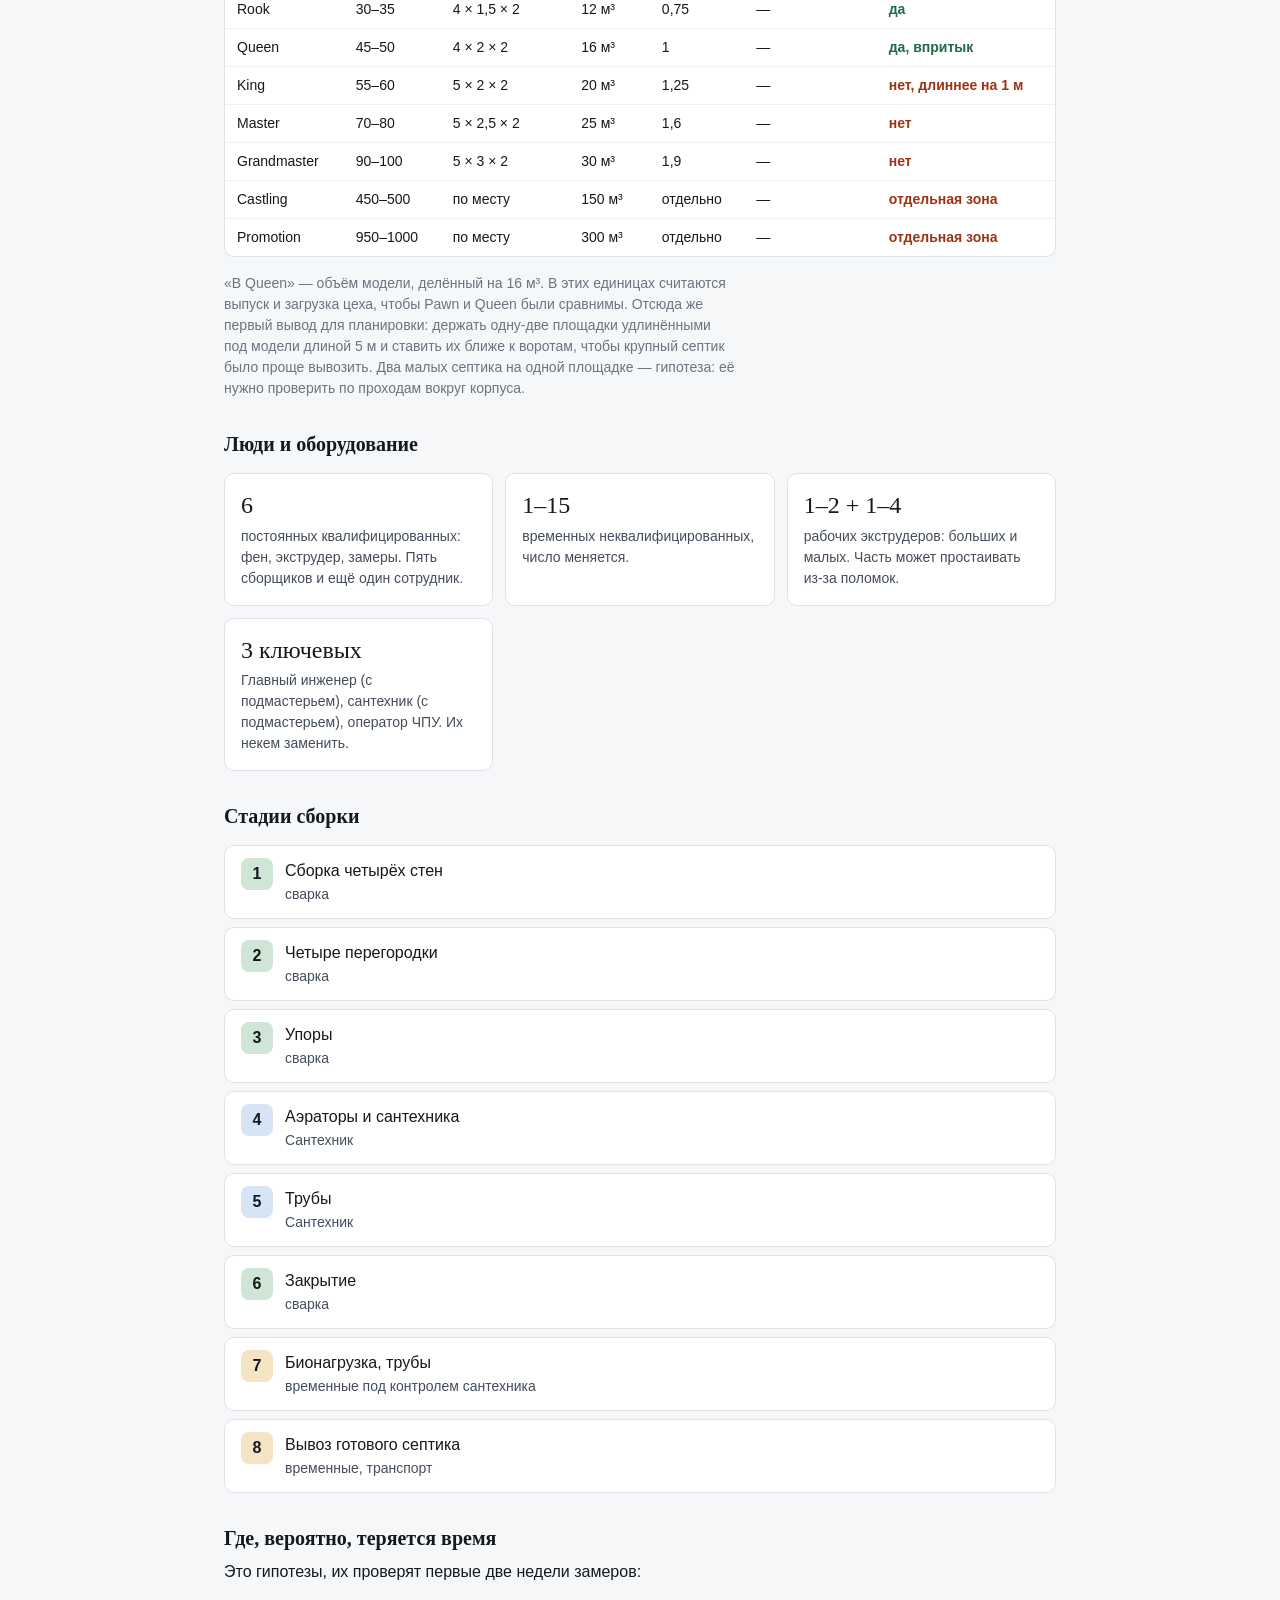
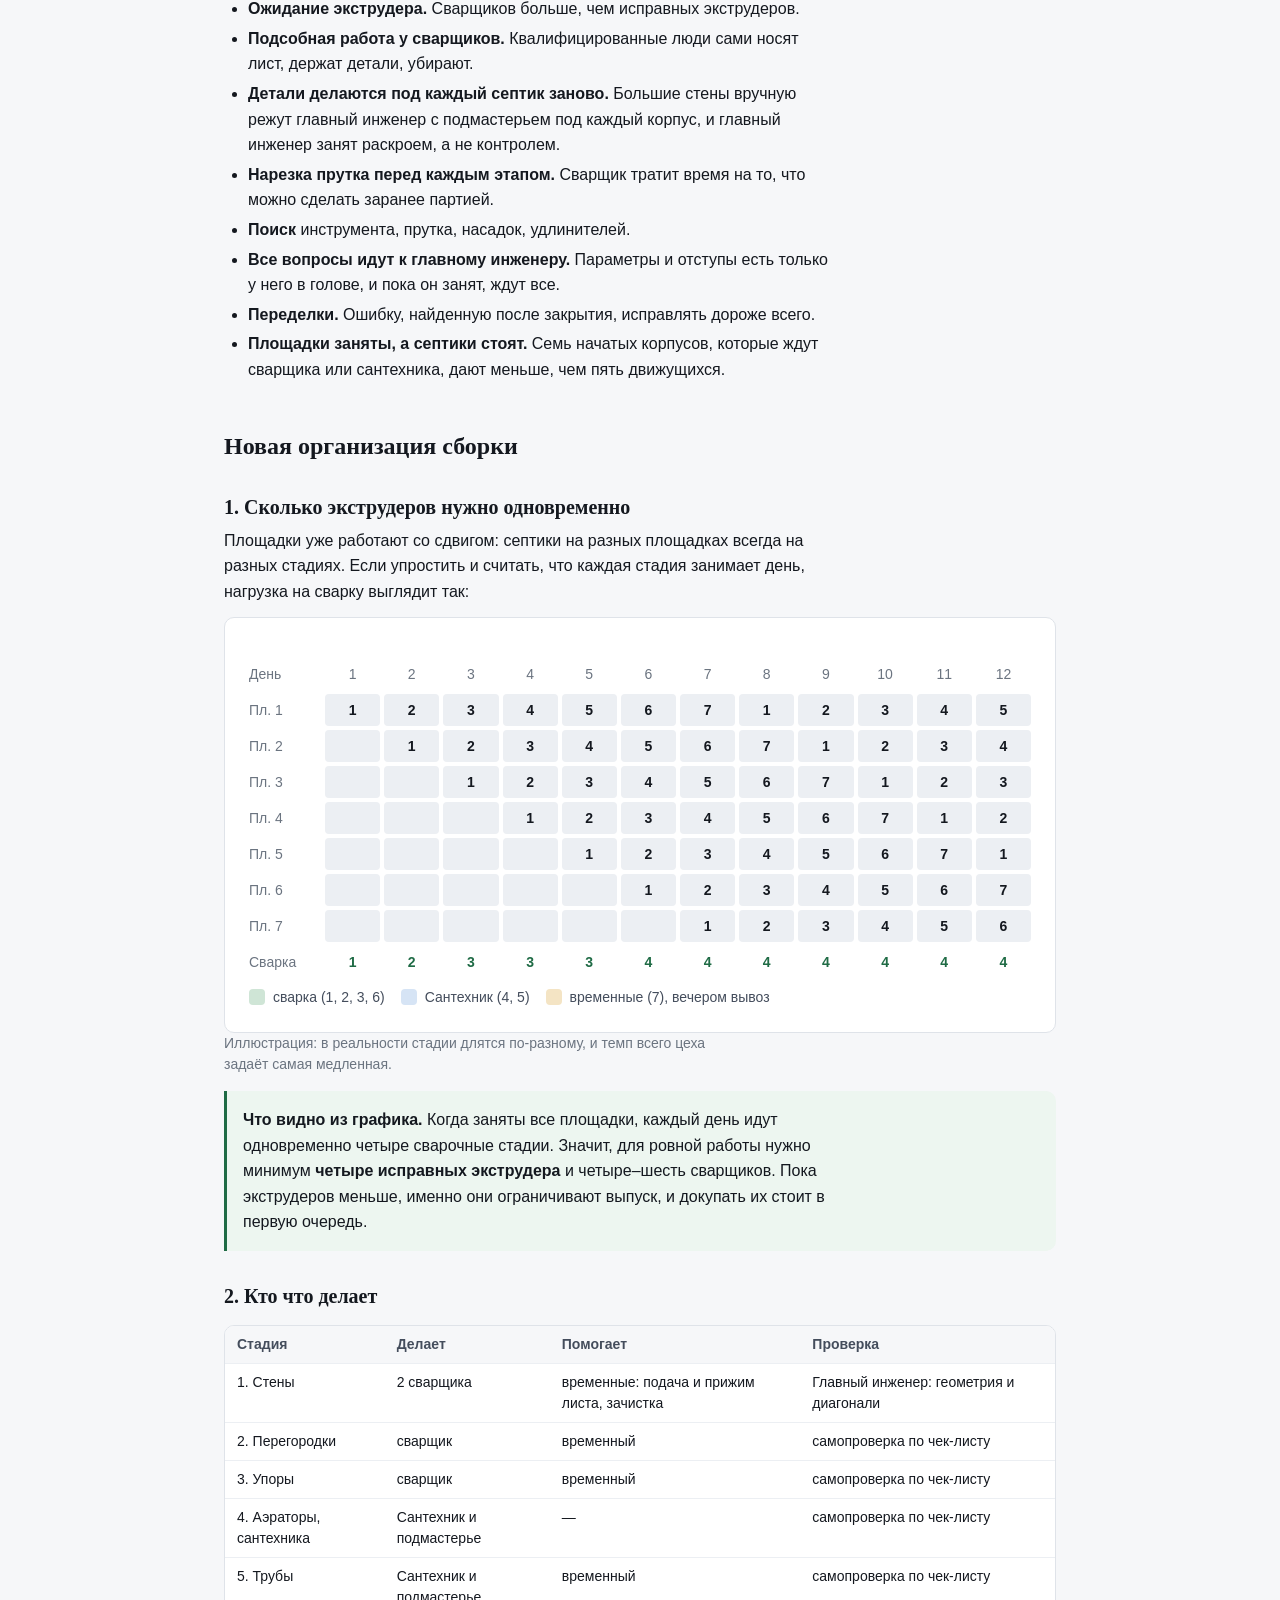
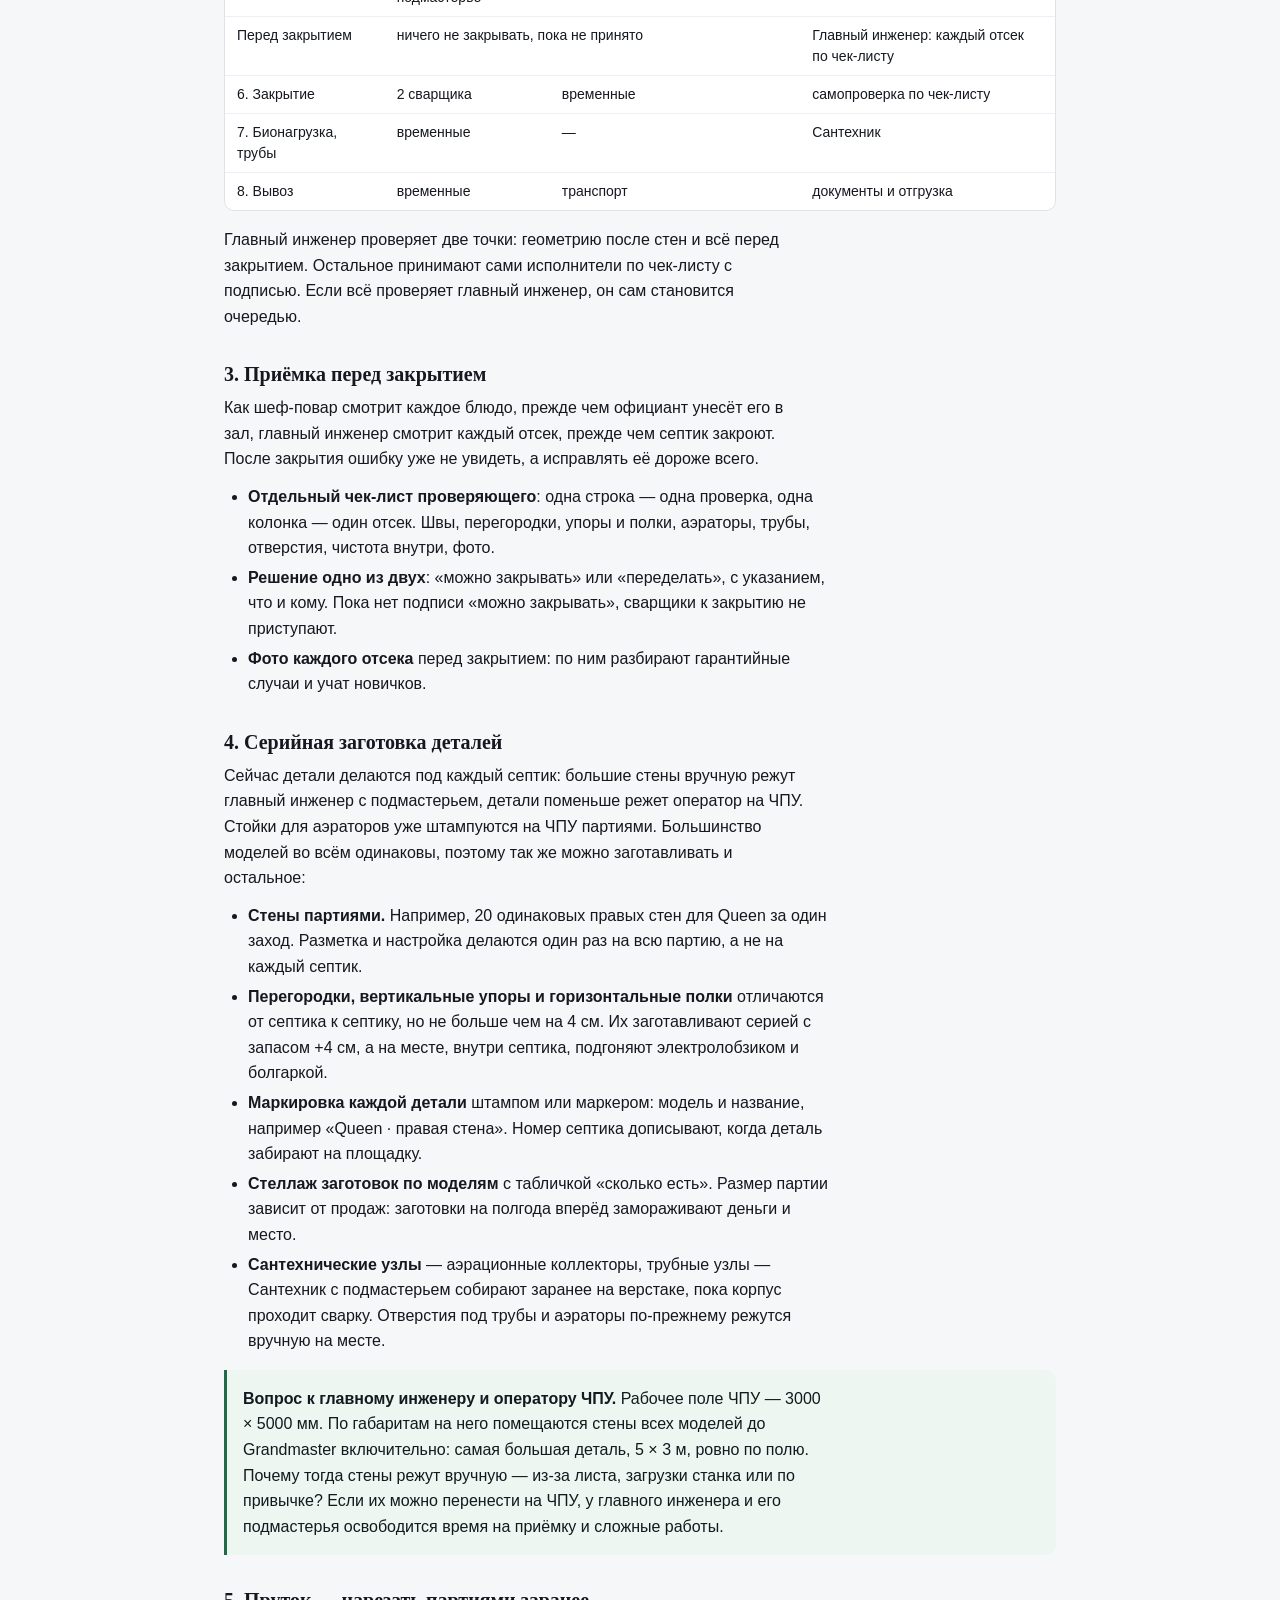
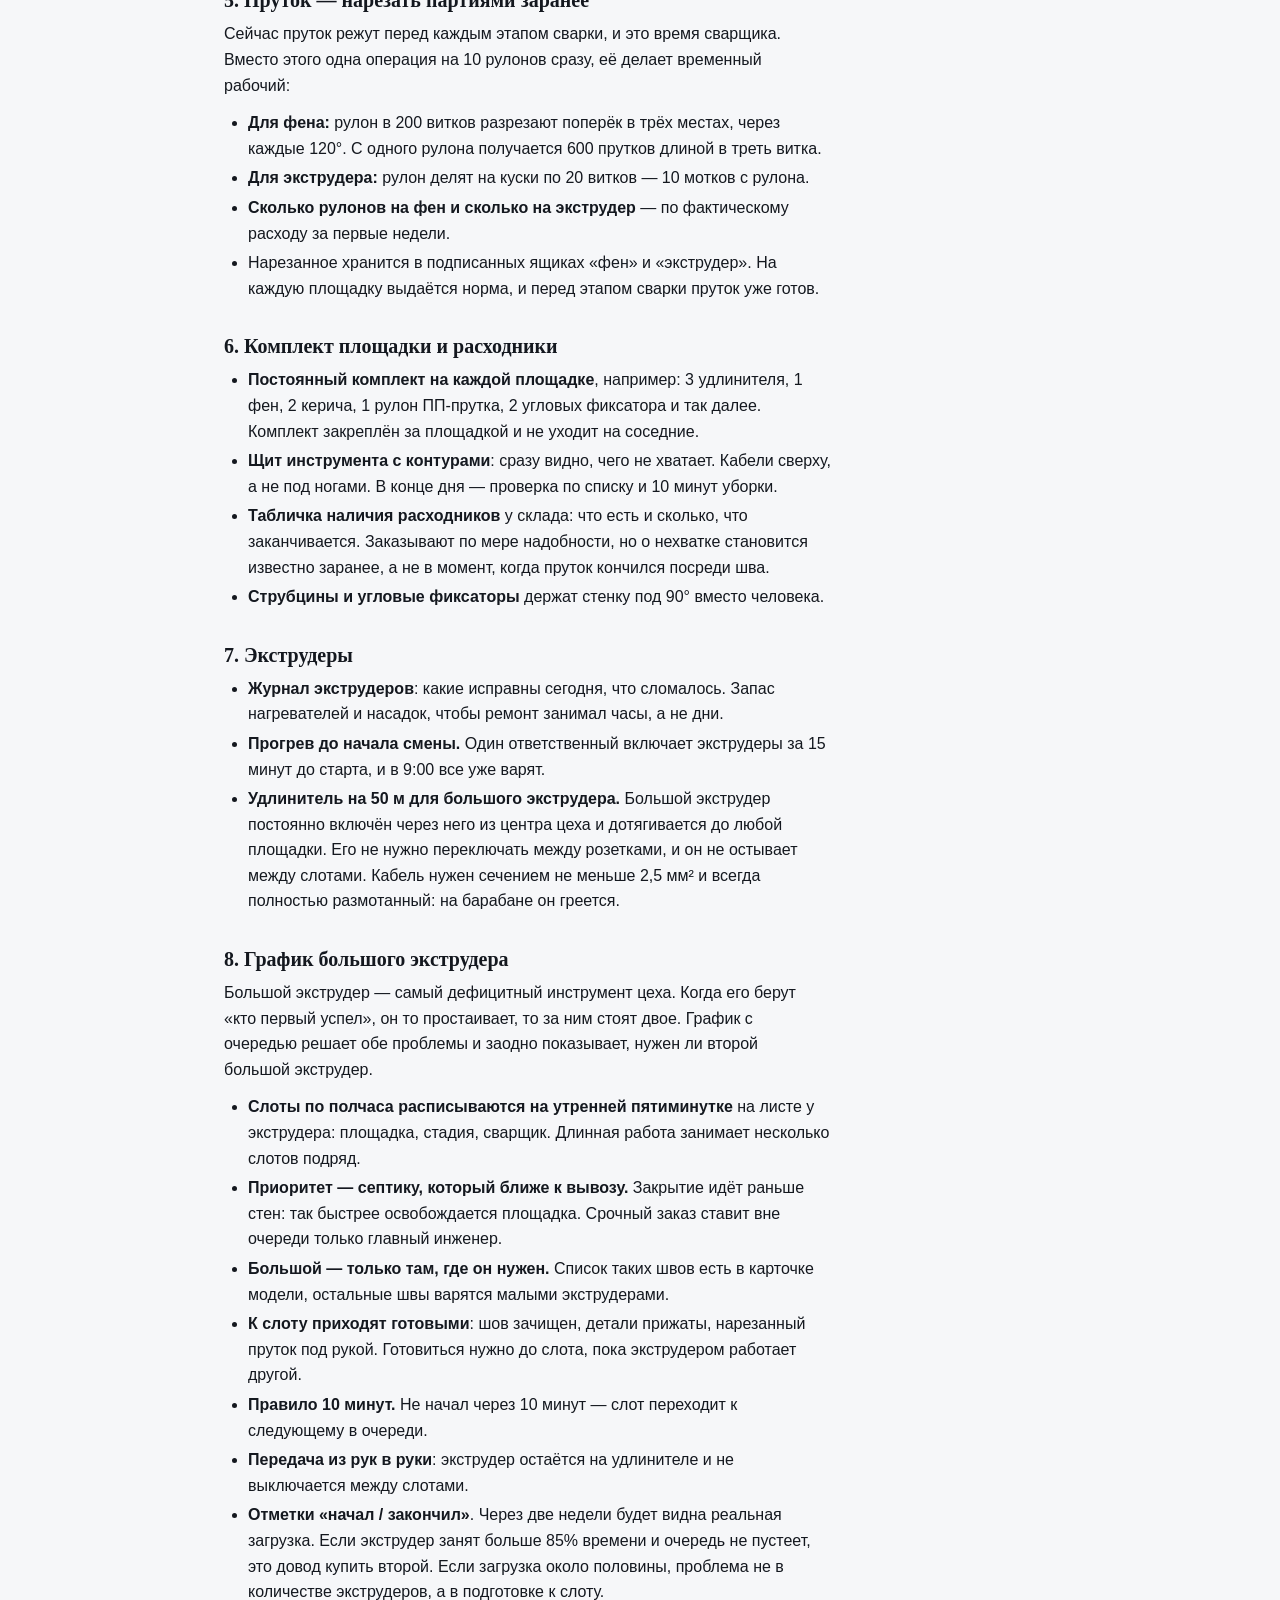
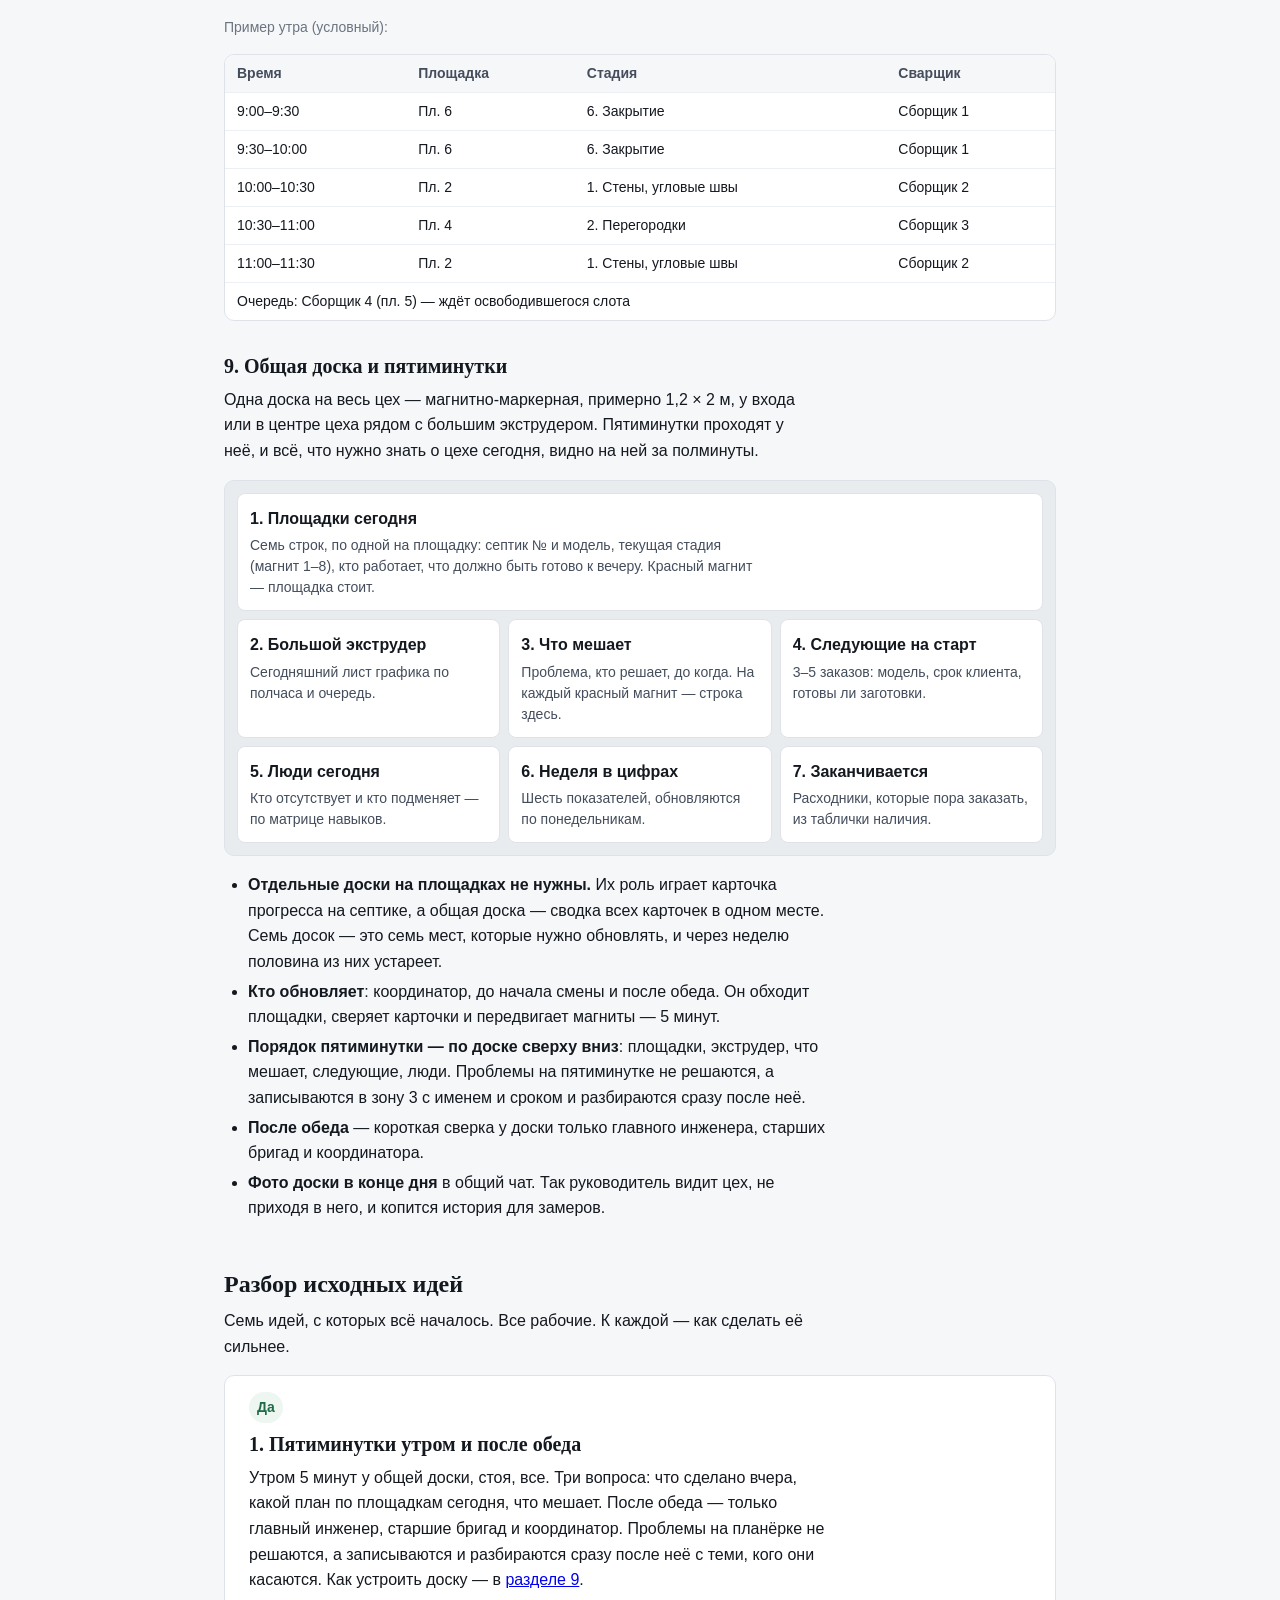
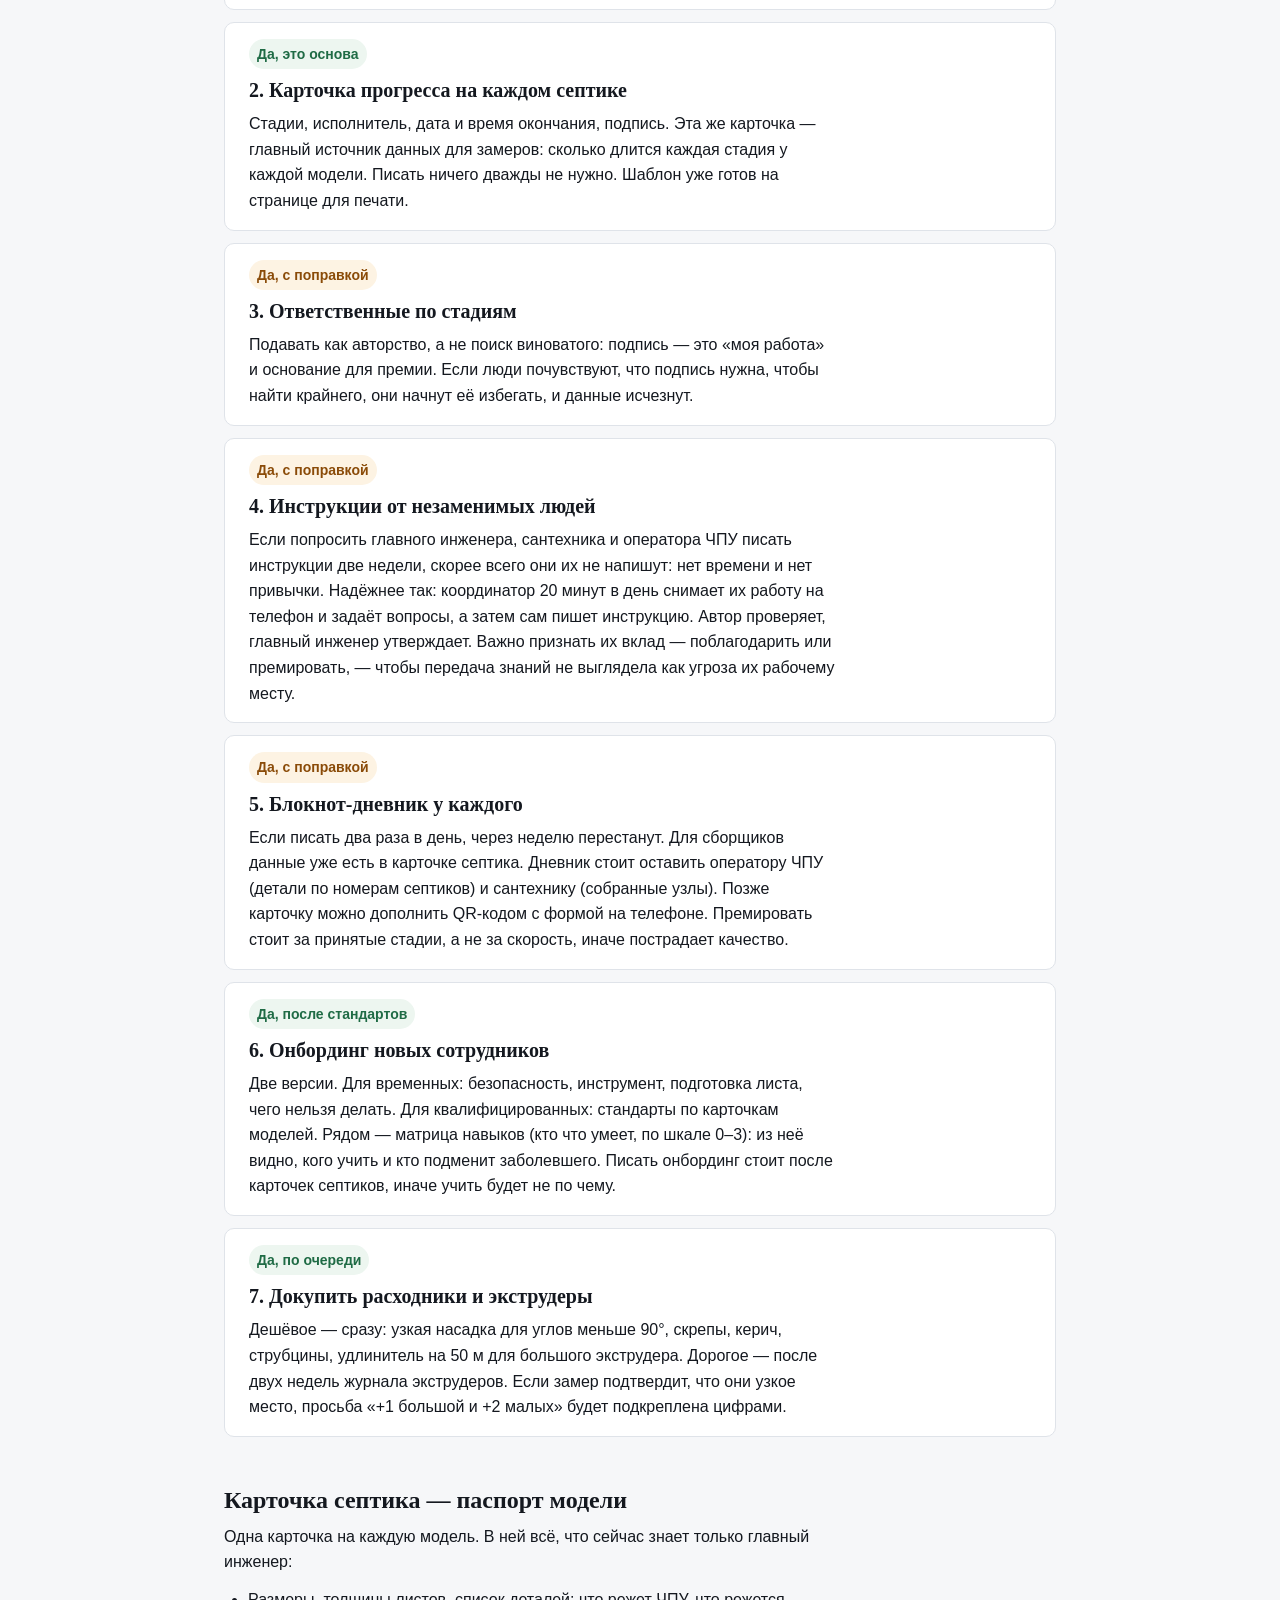
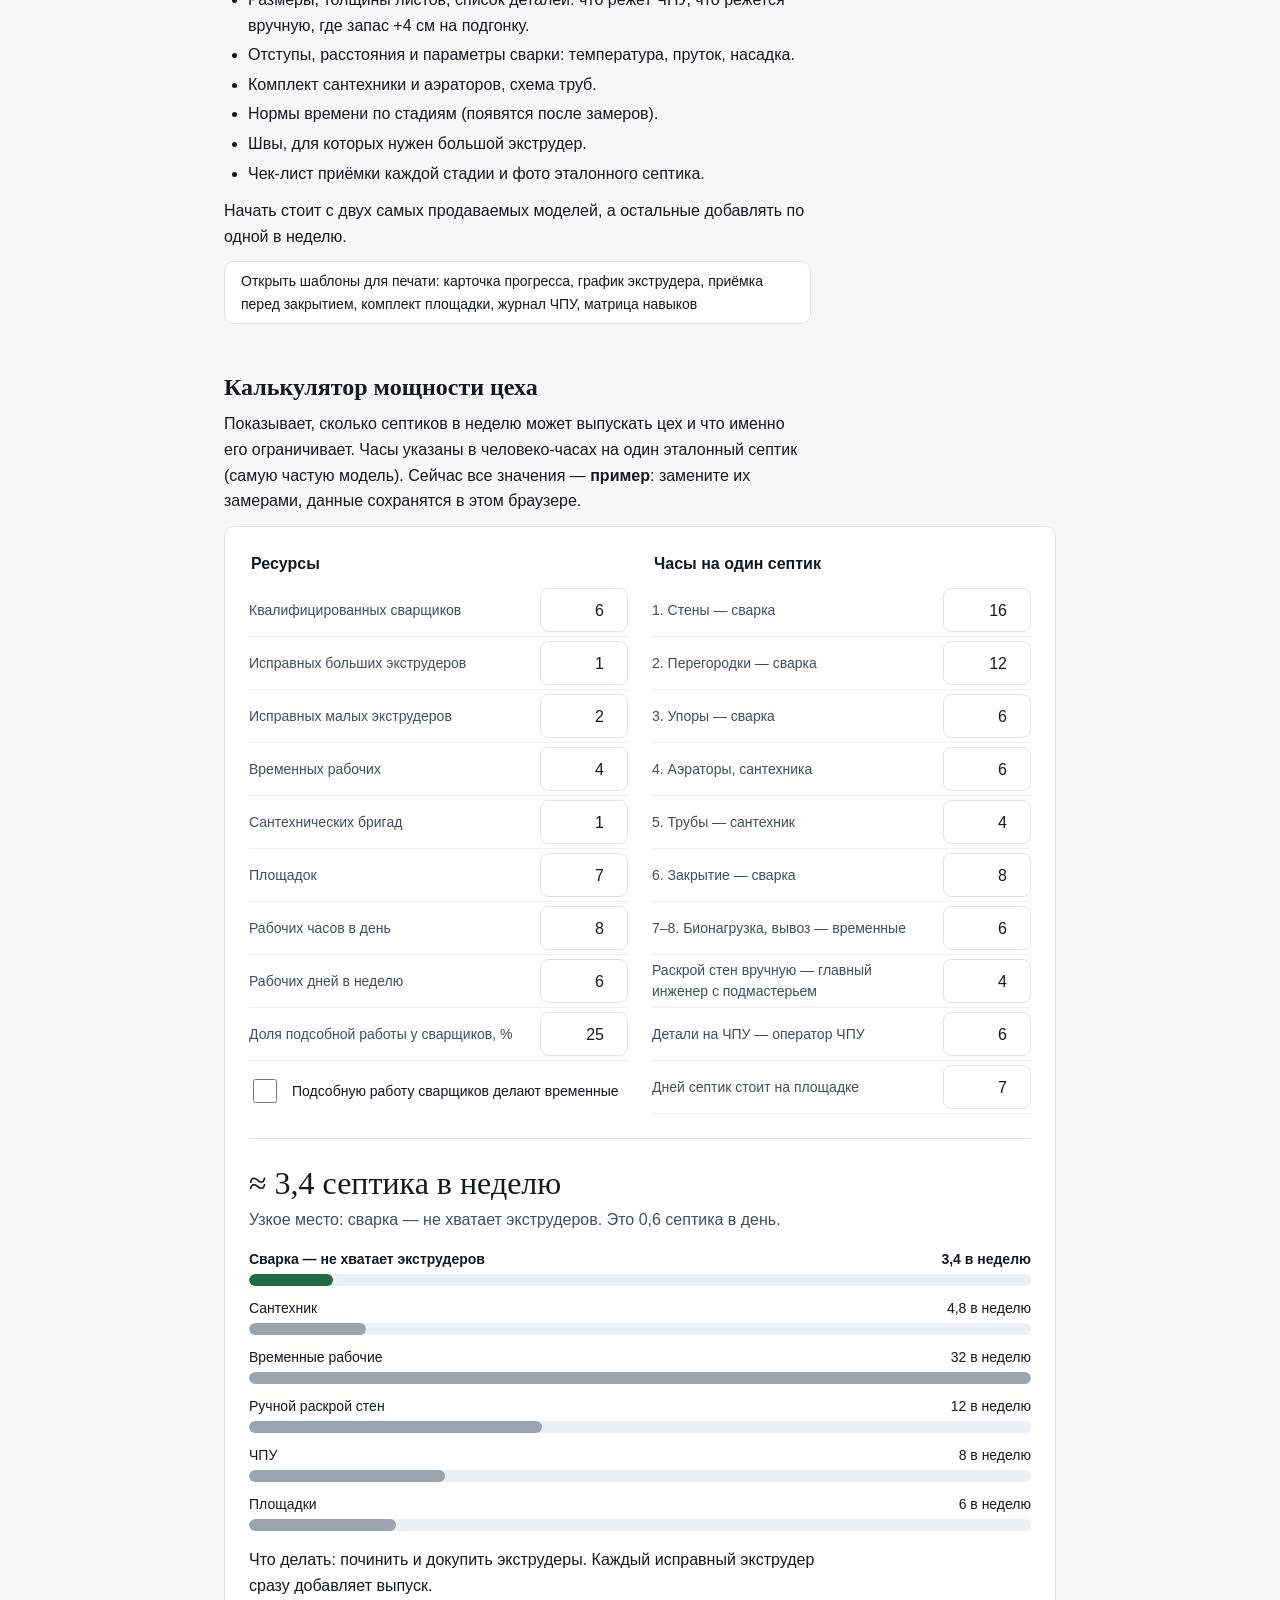
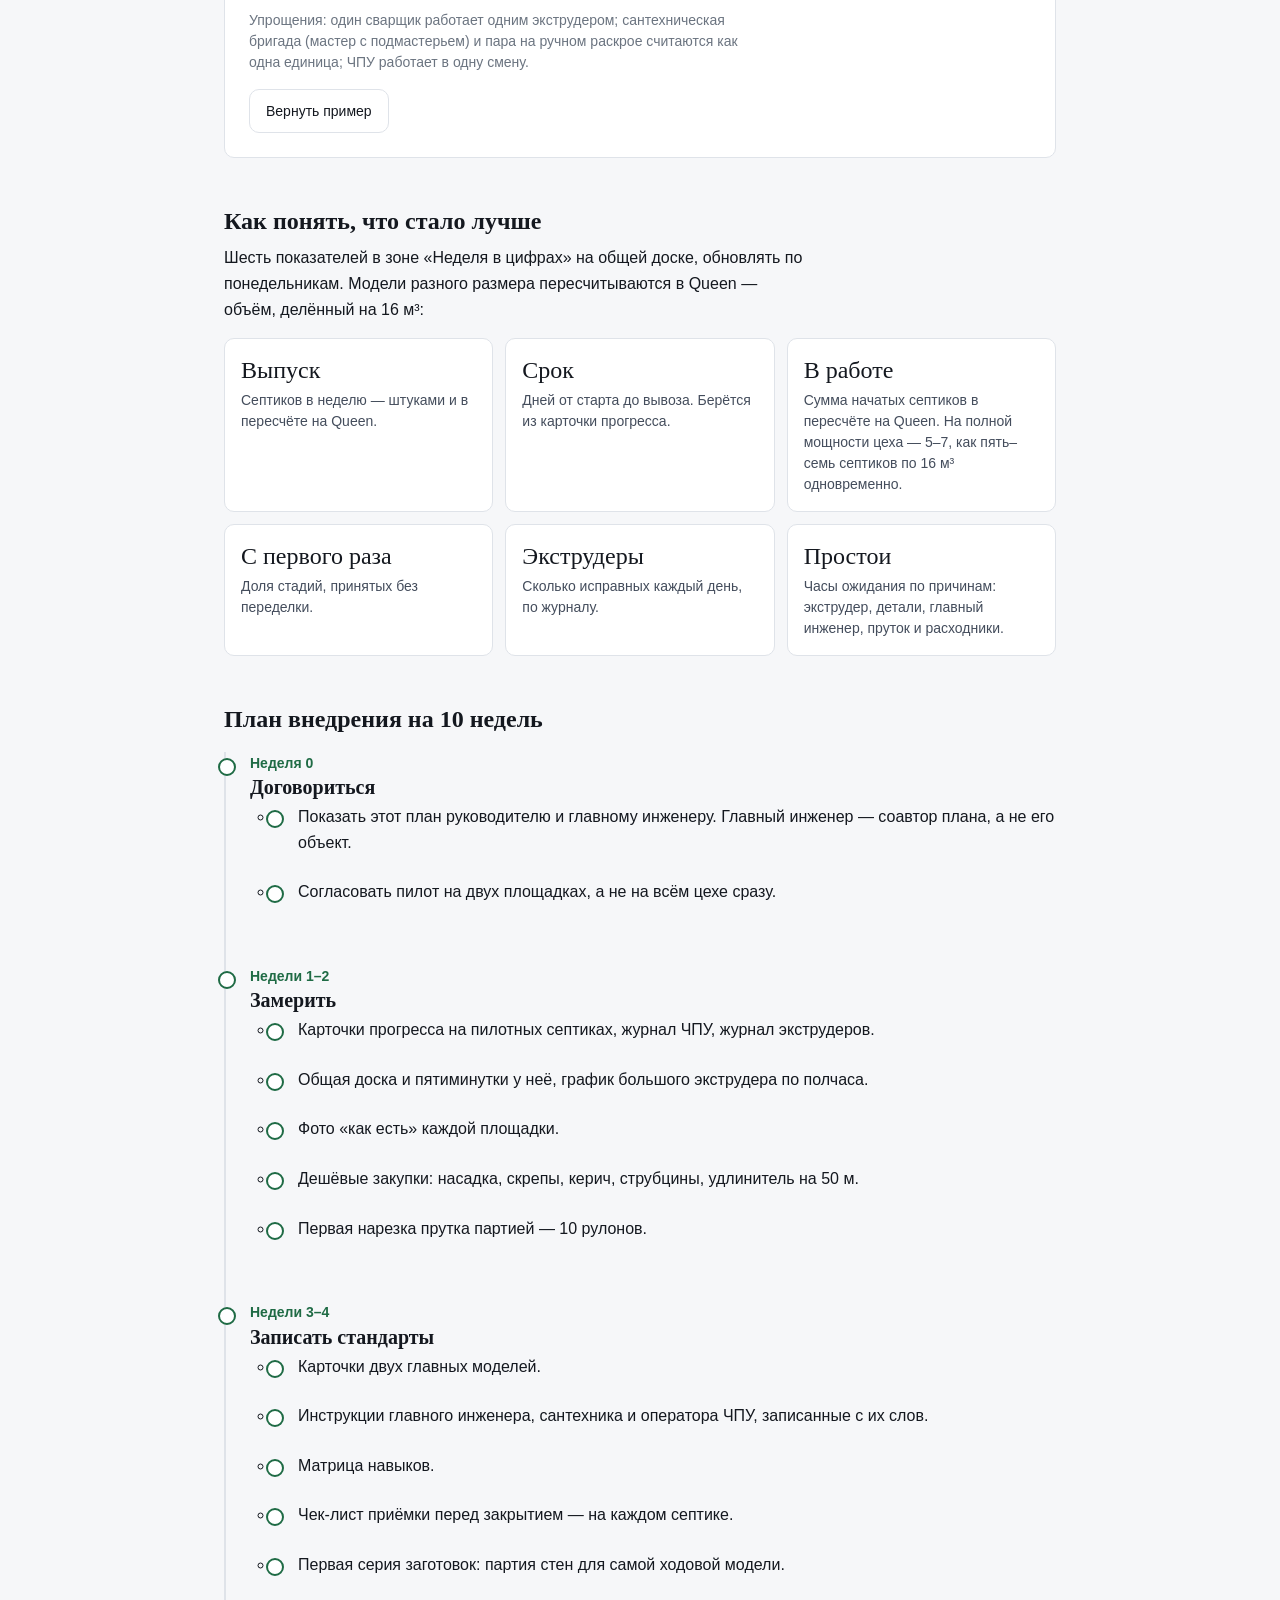
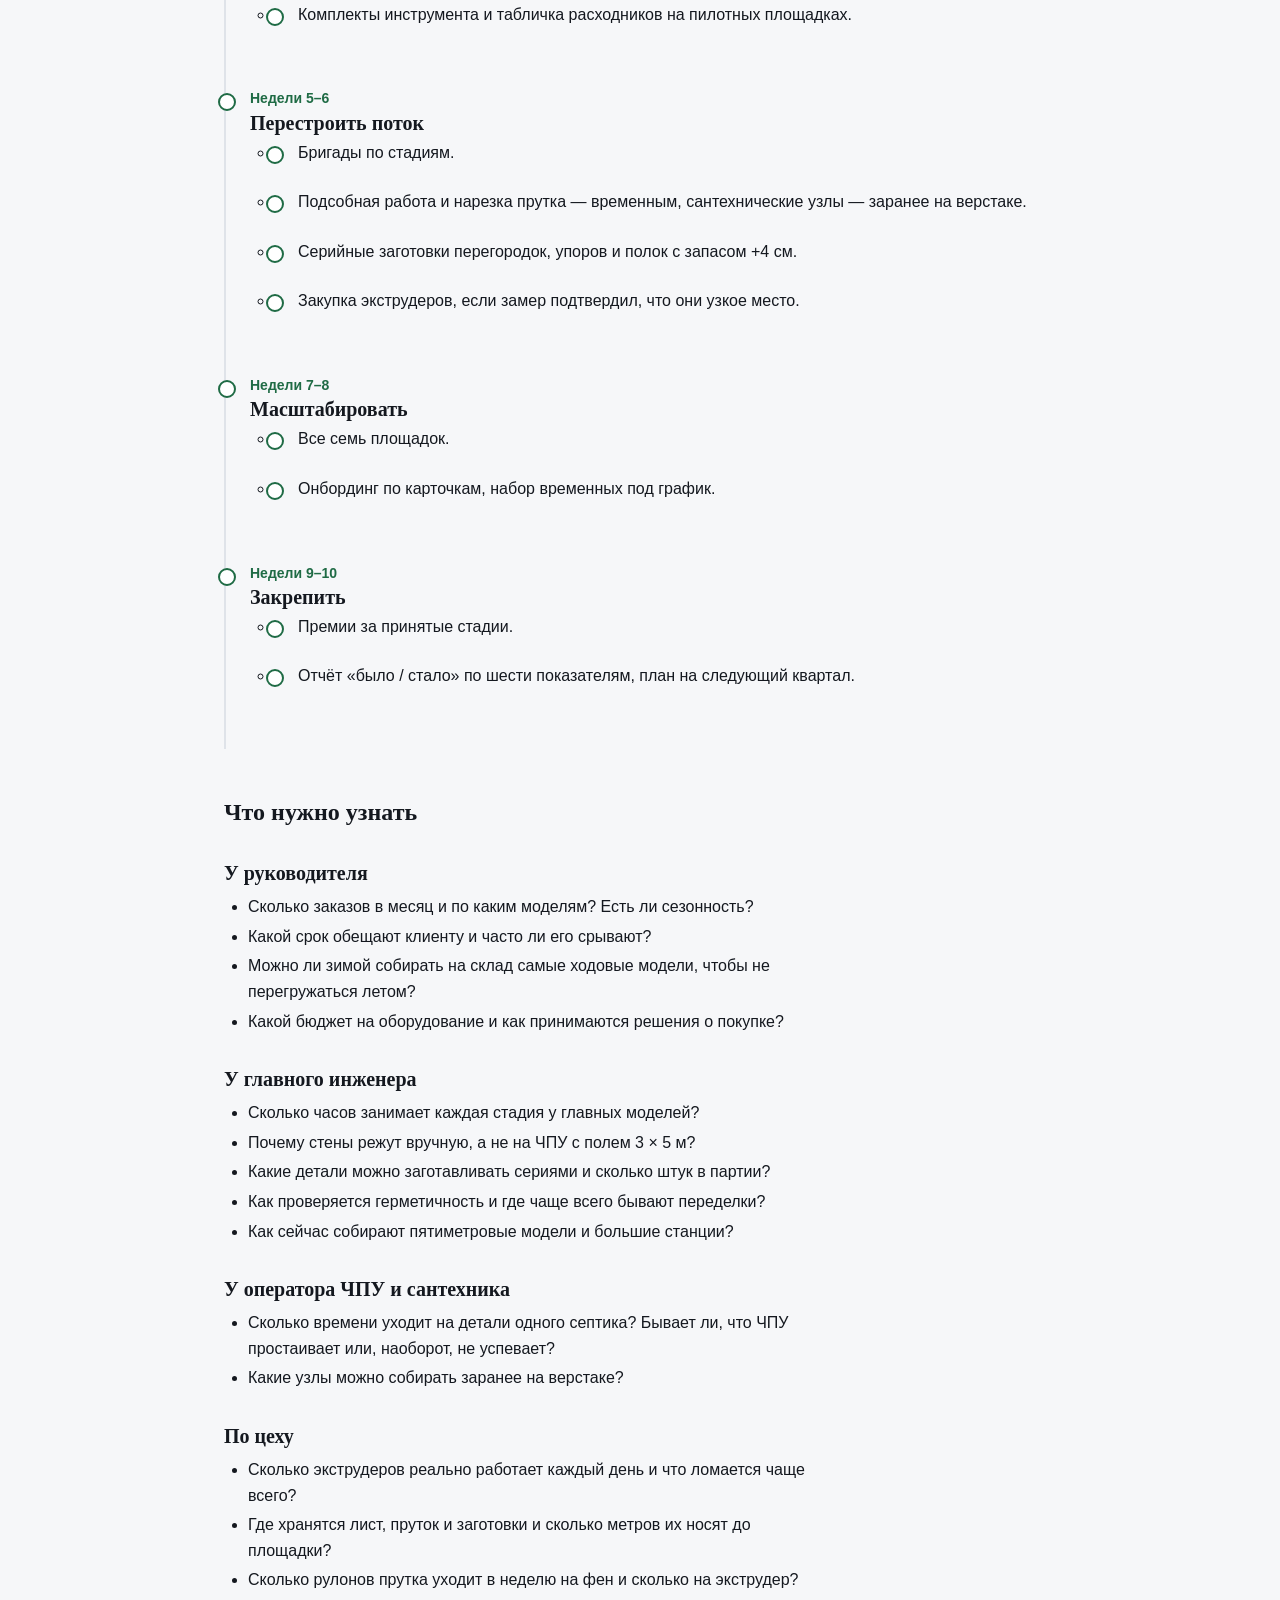
<file: greenline/index.html>
<!DOCTYPE html>
<html lang="ru">
<head>
<meta charset="utf-8">
<meta name="viewport" content="width=device-width, initial-scale=1">
<meta name="robots" content="noindex, nofollow">
<title>Greenline — оптимизация сборочного цеха</title>
<style>
/* Greenline — production optimisation plan
   Same system as the main site, green accent.
   Type scale: 14 / 16 / 20 / 24 / 32
   Spacing scale: 4 / 8 / 12 / 16 / 24 / 32 / 48 */

:root {
  --ink: #14181f;
  --ink-soft: #444d5c;
  --ink-faint: #6b7480;
  --line: #dfe3e9;
  --line-soft: #eceff3;
  --bg: #f6f7f9;
  --paper: #ffffff;
  --accent: #1f6b45;
  --accent-dark: #17543a;
  --accent-soft: #edf6f0;
  --weld: #cfe5d6;
  --plumb: #d6e4f5;
  --temp: #f4e4c4;
  --radius: 10px;
  --sans: "Inter", -apple-system, BlinkMacSystemFont, "Segoe UI", Roboto, Arial, sans-serif;
  --serif: "Source Serif 4", Georgia, "Times New Roman", serif;
}

* { box-sizing: border-box; }
html { -webkit-text-size-adjust: 100%; scroll-behavior: smooth; }

body {
  margin: 0;
  background: var(--bg);
  color: var(--ink);
  font-family: var(--sans);
  font-size: 16px;
  line-height: 1.6;
}

/* ---------- top bar ---------- */

.topbar {
  position: sticky;
  top: 0;
  z-index: 10;
  display: flex;
  align-items: center;
  gap: 12px;
  padding: 8px 24px;
  background: rgba(255, 255, 255, 0.92);
  backdrop-filter: blur(8px);
  border-bottom: 1px solid var(--line);
}

.topbar .home {
  display: inline-flex;
  align-items: center;
  min-height: 44px;
  font-weight: 600;
  color: var(--ink);
  text-decoration: none;
}

.topbar .spacer { flex: 1 1 auto; }

.btn {
  display: inline-flex;
  align-items: center;
  justify-content: center;
  min-height: 44px;
  padding: 8px 16px;
  border: 1px solid var(--line);
  border-radius: var(--radius);
  background: var(--paper);
  color: var(--ink);
  font: inherit;
  font-size: 14px;
  font-weight: 500;
  cursor: pointer;
  text-decoration: none;
  transition: background 160ms ease, border-color 160ms ease, color 160ms ease;
}

.btn:hover { background: var(--accent-soft); border-color: var(--accent); color: var(--accent); }
.btn.primary { background: var(--accent); border-color: var(--accent); color: #fff; }
.btn.primary:hover { background: var(--accent-dark); color: #fff; }

/* ---------- layout ---------- */

.wrap {
  max-width: 880px;
  margin: 0 auto;
  padding: 32px 24px 48px;
}

section { scroll-margin-top: 72px; }

h1, h2, h3 { font-family: var(--serif); line-height: 1.3; }

h1 { font-size: 32px; line-height: 1.25; margin: 0 0 12px; }
h2 { font-size: 24px; margin: 48px 0 8px; }
h3 { font-size: 20px; margin: 32px 0 8px; }

p, li { max-width: 66ch; }
p { margin: 0 0 12px; }
ul, ol { margin: 0 0 12px; padding-left: 24px; }
li { margin-bottom: 4px; }

.lead { color: var(--ink-soft); }
.small { font-size: 14px; line-height: 1.5; color: var(--ink-faint); }

.eyebrow {
  margin: 0 0 8px;
  font-size: 14px;
  font-weight: 600;
  letter-spacing: 0.06em;
  text-transform: uppercase;
  color: var(--accent);
}

.callout {
  margin: 16px 0;
  padding: 16px;
  border-left: 3px solid var(--accent);
  background: var(--accent-soft);
  border-radius: 0 var(--radius) var(--radius) 0;
}

.callout p:last-child { margin-bottom: 0; }

.toc {
  display: flex;
  flex-wrap: wrap;
  gap: 8px;
  margin: 24px 0 0;
  padding: 0;
  list-style: none;
}

.toc li { margin: 0; }

.toc a {
  display: inline-flex;
  align-items: center;
  min-height: 44px;
  padding: 8px 12px;
  border: 1px solid var(--line);
  border-radius: 999px;
  background: var(--paper);
  color: var(--ink-soft);
  font-size: 14px;
  text-decoration: none;
  transition: border-color 160ms ease, color 160ms ease;
}

.toc a:hover { border-color: var(--accent); color: var(--accent); }

.panel {
  background: var(--paper);
  border: 1px solid var(--line);
  border-radius: var(--radius);
  padding: 24px;
}

/* ---------- key points ---------- */

.points {
  counter-reset: pt;
  display: grid;
  gap: 12px;
  margin: 16px 0 0;
  padding: 0;
  list-style: none;
}

.points li {
  counter-increment: pt;
  position: relative;
  max-width: none;
  margin: 0;
  padding: 16px 16px 16px 56px;
  background: var(--paper);
  border: 1px solid var(--line);
  border-radius: var(--radius);
}

.points li::before {
  content: counter(pt);
  position: absolute;
  left: 16px;
  top: 16px;
  width: 28px;
  height: 28px;
  border-radius: 50%;
  background: var(--accent);
  color: #fff;
  font-size: 14px;
  font-weight: 700;
  line-height: 28px;
  text-align: center;
}

.points strong { display: block; }

/* ---------- tables ---------- */

.table-scroll {
  overflow-x: auto;
  margin: 16px 0;
  border: 1px solid var(--line);
  border-radius: var(--radius);
  background: var(--paper);
}

table {
  width: 100%;
  border-collapse: collapse;
  font-size: 14px;
  line-height: 1.5;
}

th, td {
  padding: 8px 12px;
  text-align: left;
  vertical-align: top;
  border-bottom: 1px solid var(--line-soft);
}

th {
  background: var(--bg);
  color: var(--ink-soft);
  font-weight: 600;
  white-space: nowrap;
}

tr:last-child td { border-bottom: 0; }

.fit-yes { color: var(--accent); font-weight: 600; }
.fit-no { color: #9a3412; font-weight: 600; }

/* ---------- facts grid ---------- */

.facts {
  display: grid;
  gap: 12px;
  grid-template-columns: repeat(auto-fill, minmax(240px, 1fr));
  margin: 16px 0;
}

.fact {
  padding: 16px;
  background: var(--paper);
  border: 1px solid var(--line);
  border-radius: var(--radius);
}

.fact .num {
  font-family: var(--serif);
  font-size: 24px;
  line-height: 1.3;
}

.fact p { margin: 4px 0 0; font-size: 14px; line-height: 1.5; color: var(--ink-soft); }

/* ---------- stage flow ---------- */

.stages {
  display: grid;
  gap: 8px;
  margin: 16px 0;
  padding: 0;
  list-style: none;
}

.stages li {
  display: flex;
  gap: 12px;
  align-items: flex-start;
  max-width: none;
  margin: 0;
  padding: 12px 16px;
  border-radius: var(--radius);
  border: 1px solid var(--line);
  background: var(--paper);
}

.stages .n {
  flex: 0 0 32px;
  height: 32px;
  border-radius: 8px;
  font-weight: 700;
  line-height: 32px;
  text-align: center;
}

.stages .who { display: block; font-size: 14px; color: var(--ink-soft); }
.stages .gate { border-style: dashed; border-color: var(--accent); }

.c-weld { background: var(--weld); }
.c-plumb { background: var(--plumb); }
.c-temp { background: var(--temp); }
.c-gate { background: var(--accent); color: #fff; }

.legend {
  display: flex;
  flex-wrap: wrap;
  gap: 8px 16px;
  margin: 8px 0 0;
  padding: 0;
  list-style: none;
  font-size: 14px;
  color: var(--ink-soft);
}

.legend li { display: flex; align-items: center; gap: 8px; margin: 0; }
.legend i { display: inline-block; width: 16px; height: 16px; border-radius: 4px; }

/* ---------- schedule chart ---------- */

.gantt {
  display: grid;
  grid-template-columns: 72px repeat(12, minmax(0, 1fr));
  gap: 4px;
  margin: 16px 0 8px;
  font-size: 14px;
}

.gantt .h, .gantt .lbl {
  color: var(--ink-faint);
  line-height: 32px;
  white-space: nowrap;
}

.gantt .h { text-align: center; }

.gantt .cell {
  height: 32px;
  border-radius: 4px;
  background: var(--line-soft);
  line-height: 32px;
  text-align: center;
  font-weight: 600;
}

.gantt .sum {
  line-height: 32px;
  text-align: center;
  font-weight: 700;
  color: var(--accent);
}

/* ---------- shop board ---------- */

.board {
  display: grid;
  grid-template-columns: repeat(3, 1fr);
  gap: 8px;
  margin: 16px 0;
  padding: 12px;
  border-radius: var(--radius);
  background: #e9ecef;
  border: 1px solid var(--line);
}

.zone {
  padding: 12px;
  border-radius: 8px;
  background: var(--paper);
  border: 1px solid var(--line);
}

.zone.wide { grid-column: 1 / -1; }

.zone-title { font-weight: 600; margin-bottom: 4px; }

.zone p { margin: 0; font-size: 14px; line-height: 1.5; color: var(--ink-soft); }

/* ---------- idea cards ---------- */

.ideas {
  display: grid;
  gap: 12px;
  margin: 16px 0;
}

.idea {
  padding: 16px 24px;
  background: var(--paper);
  border: 1px solid var(--line);
  border-radius: var(--radius);
}

.idea h3 { margin: 0 0 8px; }

.verdict {
  display: inline-block;
  margin-bottom: 8px;
  padding: 4px 8px;
  border-radius: 999px;
  background: var(--accent-soft);
  color: var(--accent);
  font-size: 14px;
  font-weight: 600;
}

.verdict.warn { background: #fdf3e3; color: #8a4b08; }

.idea p:last-child { margin-bottom: 0; }

/* ---------- calculator ---------- */

.calc-grid {
  display: grid;
  gap: 24px;
  grid-template-columns: 1fr 1fr;
}

.calc fieldset {
  margin: 0;
  padding: 0;
  border: 0;
}

.calc legend {
  margin-bottom: 8px;
  font-weight: 600;
}

.field {
  display: flex;
  align-items: center;
  justify-content: space-between;
  gap: 12px;
  padding: 4px 0;
  border-bottom: 1px solid var(--line-soft);
}

.field label { font-size: 14px; line-height: 1.5; color: var(--ink-soft); }

.field input[type="number"] {
  flex: 0 0 88px;
  width: 88px;
  min-height: 44px;
  padding: 8px;
  border: 1px solid var(--line);
  border-radius: 8px;
  background: var(--paper);
  color: var(--ink);
  font: inherit;
  font-size: 16px;
  text-align: right;
  transition: border-color 160ms ease;
}

.field input:focus { outline: 2px solid var(--accent); outline-offset: 1px; border-color: var(--accent); }

.toggle {
  display: flex;
  align-items: center;
  gap: 12px;
  min-height: 44px;
  margin-top: 8px;
  font-size: 14px;
  line-height: 1.5;
  color: var(--ink);
  cursor: pointer;
}

.toggle input { width: 24px; height: 24px; accent-color: var(--accent); flex: 0 0 auto; }

.result {
  margin-top: 24px;
  padding-top: 24px;
  border-top: 1px solid var(--line);
}

.result .big {
  font-family: var(--serif);
  font-size: 32px;
  line-height: 1.25;
  margin: 0 0 4px;
}

.bars { display: grid; gap: 12px; margin: 16px 0; }

.bar-row { display: grid; gap: 4px; }

.bar-head {
  display: flex;
  justify-content: space-between;
  gap: 12px;
  font-size: 14px;
  line-height: 1.5;
}

.bar-track {
  height: 12px;
  border-radius: 999px;
  background: var(--line-soft);
  overflow: hidden;
}

.bar-fill {
  height: 100%;
  border-radius: 999px;
  background: #9aa3ae;
  transition: width 320ms ease;
}

.bar-row.limit .bar-fill { background: var(--accent); }
.bar-row.limit .bar-head { font-weight: 700; }

.calc-actions { display: flex; flex-wrap: wrap; gap: 8px; margin-top: 16px; }

/* ---------- plan timeline ---------- */

.timeline {
  margin: 16px 0;
  padding: 0;
  list-style: none;
  border-left: 2px solid var(--line);
}

.timeline li {
  position: relative;
  max-width: none;
  margin: 0;
  padding: 0 0 24px 24px;
}

.timeline li::before {
  content: "";
  position: absolute;
  left: -8px;
  top: 6px;
  width: 14px;
  height: 14px;
  border-radius: 50%;
  background: var(--paper);
  border: 2px solid var(--accent);
}

.timeline .when {
  font-size: 14px;
  font-weight: 600;
  color: var(--accent);
}

.timeline h3 { margin: 0 0 4px; }
.timeline ul { margin-top: 4px; }

footer {
  margin-top: 48px;
  padding-top: 16px;
  border-top: 1px solid var(--line);
  font-size: 14px;
  color: var(--ink-faint);
}

@media (max-width: 640px) {
  .wrap { padding: 24px 16px 32px; }
  .topbar { padding: 8px 16px; }
  .calc-grid { grid-template-columns: 1fr; }
  .board { grid-template-columns: 1fr; }
  .panel { padding: 16px; }
  .idea { padding: 16px; }
  .gantt { grid-template-columns: 56px repeat(12, minmax(0, 1fr)); gap: 2px; }
  .gantt .cell { font-size: 14px; }
}

@media (prefers-reduced-motion: reduce) {
  html { scroll-behavior: auto; }
  * { transition: none !important; }
}
</style>
</head>
<body>

<header class="topbar">
  <a class="home" href="#top">Greenline · цех</a>
  <span class="spacer"></span>
  <a class="btn primary" href="templates.html">Шаблоны для печати</a>
</header>

<main class="wrap" id="top">

<section>
  <p class="eyebrow">Проект оптимизации производства</p>
  <h1>Как собирать больше септиков на тех же семи площадках</h1>
  <p class="lead">Предложение для сборочного цеха Greenline. Его автор — Ишхан Хчоян, сборщик цеха. Здесь собраны взгляд изнутри, разбор того, где теряется время, и пошаговый план на 10 недель с измеримым результатом.</p>
  <div class="callout">
    <p>Цифры с пометкой «пример» — заглушки. Первые две недели плана уходят на замеры. После них калькулятор и план пересчитываются на реальных данных цеха.</p>
  </div>
  <ul class="toc">
    <li><a href="#main">Коротко</a></li>
    <li><a href="#now">Как сейчас</a></li>
    <li><a href="#flow">Новая организация</a></li>
    <li><a href="#ideas">Разбор идей</a></li>
    <li><a href="#card">Карточка септика</a></li>
    <li><a href="#calc">Калькулятор</a></li>
    <li><a href="#metrics">Показатели</a></li>
    <li><a href="#plan">План на 10 недель</a></li>
    <li><a href="#questions">Что узнать</a></li>
  </ul>
</section>

<section id="main">
  <h2>Коротко: четыре решения</h2>
  <ol class="points">
    <li><strong>Сначала замерить, потом менять.</strong> Выпуск цеха ограничивает одно узкое место. Его находят замером, а не на глаз. Главный кандидат — рабочие экструдеры и время квалифицированных сварщиков.</li>
    <li><strong>Квалифицированные делают только квалифицированную работу.</strong> Подачу листа, зачистку, переноску, нарезку прутка и уборку берут на себя временные рабочие. Каждый час сварщика, потраченный на подсобную работу, отнят у септика.</li>
    <li><strong>Детали — сериями, пруток — партиями.</strong> Большинство моделей одинаковы, поэтому стены одной модели можно заготавливать по 20 штук, как стойки аэраторов на ЧПУ. Перегородки, упоры и полки — с запасом +4 см под подгонку на месте. Пруток нарезают заранее, сразу 10 рулонов.</li>
    <li><strong>Всё видно и всё измеримо.</strong> Карточка прогресса на каждом септике, общая доска, пятиминутка, график большого экструдера. Перед закрытием главный инженер принимает каждый отсек по чек-листу. Из карточек сами собой получаются данные: кто, что и за сколько сделал.</li>
  </ol>
</section>

<section id="now">
  <h2>Как сейчас</h2>

  <h3>Линейка и площадки</h3>
  <p>Стандартная площадка вмещает септик 4 × 2 × 2 м. Это закрывает шесть моделей из одиннадцати. Пятиметровым моделям нужна удлинённая площадка, а большим станциям — отдельная зона.</p>
  <div class="table-scroll">
    <table>
      <thead>
        <tr><th>Модель</th><th>Человек</th><th>Размер, м</th><th>Объём</th><th>В Queen</th><th>Цена</th><th>На площадку 4 × 2</th></tr>
      </thead>
      <tbody>
        <tr><td>Debut</td><td>5–7</td><td>1,4 × 1,7</td><td>1,7 м³</td><td>0,1</td><td>от 900 000 ֏</td><td class="fit-yes">да, возможно две</td></tr>
        <tr><td>Pawn</td><td>8–10</td><td>1,5 × 1,5 × 1,5</td><td>3,4 м³</td><td>0,2</td><td>от 1 450 000 ֏</td><td class="fit-yes">да, возможно две</td></tr>
        <tr><td>Knight</td><td>16–20</td><td>3 × 1,5 × 1,5</td><td>6,8 м³</td><td>0,4</td><td>от 2 000 000 ֏</td><td class="fit-yes">да</td></tr>
        <tr><td>Bishop</td><td>25–30</td><td>3 × 1,5 × 2</td><td>9 м³</td><td>0,6</td><td>—</td><td class="fit-yes">да</td></tr>
        <tr><td>Rook</td><td>30–35</td><td>4 × 1,5 × 2</td><td>12 м³</td><td>0,75</td><td>—</td><td class="fit-yes">да</td></tr>
        <tr><td>Queen</td><td>45–50</td><td>4 × 2 × 2</td><td>16 м³</td><td>1</td><td>—</td><td class="fit-yes">да, впритык</td></tr>
        <tr><td>King</td><td>55–60</td><td>5 × 2 × 2</td><td>20 м³</td><td>1,25</td><td>—</td><td class="fit-no">нет, длиннее на 1 м</td></tr>
        <tr><td>Master</td><td>70–80</td><td>5 × 2,5 × 2</td><td>25 м³</td><td>1,6</td><td>—</td><td class="fit-no">нет</td></tr>
        <tr><td>Grandmaster</td><td>90–100</td><td>5 × 3 × 2</td><td>30 м³</td><td>1,9</td><td>—</td><td class="fit-no">нет</td></tr>
        <tr><td>Castling</td><td>450–500</td><td>по месту</td><td>150 м³</td><td>отдельно</td><td>—</td><td class="fit-no">отдельная зона</td></tr>
        <tr><td>Promotion</td><td>950–1000</td><td>по месту</td><td>300 м³</td><td>отдельно</td><td>—</td><td class="fit-no">отдельная зона</td></tr>
      </tbody>
    </table>
  </div>
  <p class="small">«В Queen» — объём модели, делённый на 16 м³. В этих единицах считаются выпуск и загрузка цеха, чтобы Pawn и Queen были сравнимы. Отсюда же первый вывод для планировки: держать одну-две площадки удлинёнными под модели длиной 5 м и ставить их ближе к воротам, чтобы крупный септик было проще вывозить. Два малых септика на одной площадке — гипотеза: её нужно проверить по проходам вокруг корпуса.</p>

  <h3>Люди и оборудование</h3>
  <div class="facts">
    <div class="fact"><div class="num">6</div><p>постоянных квалифицированных: фен, экструдер, замеры. Пять сборщиков и ещё один сотрудник.</p></div>
    <div class="fact"><div class="num">1–15</div><p>временных неквалифицированных, число меняется.</p></div>
    <div class="fact"><div class="num">1–2 + 1–4</div><p>рабочих экструдеров: больших и малых. Часть может простаивать из-за поломок.</p></div>
    <div class="fact"><div class="num">3 ключевых</div><p>Главный инженер (с подмастерьем), сантехник (с подмастерьем), оператор ЧПУ. Их некем заменить.</p></div>
  </div>

  <h3>Стадии сборки</h3>
  <ol class="stages">
    <li><span class="n c-weld">1</span><span>Сборка четырёх стен<span class="who">сварка</span></span></li>
    <li><span class="n c-weld">2</span><span>Четыре перегородки<span class="who">сварка</span></span></li>
    <li><span class="n c-weld">3</span><span>Упоры<span class="who">сварка</span></span></li>
    <li><span class="n c-plumb">4</span><span>Аэраторы и сантехника<span class="who">Сантехник</span></span></li>
    <li><span class="n c-plumb">5</span><span>Трубы<span class="who">Сантехник</span></span></li>
    <li><span class="n c-weld">6</span><span>Закрытие<span class="who">сварка</span></span></li>
    <li><span class="n c-temp">7</span><span>Бионагрузка, трубы<span class="who">временные под контролем сантехника</span></span></li>
    <li><span class="n c-temp">8</span><span>Вывоз готового септика<span class="who">временные, транспорт</span></span></li>
  </ol>

  <h3>Где, вероятно, теряется время</h3>
  <p>Это гипотезы, их проверят первые две недели замеров:</p>
  <ul>
    <li><strong>Ожидание экструдера.</strong> Сварщиков больше, чем исправных экструдеров.</li>
    <li><strong>Подсобная работа у сварщиков.</strong> Квалифицированные люди сами носят лист, держат детали, убирают.</li>
    <li><strong>Детали делаются под каждый септик заново.</strong> Большие стены вручную режут главный инженер с подмастерьем под каждый корпус, и главный инженер занят раскроем, а не контролем.</li>
    <li><strong>Нарезка прутка перед каждым этапом.</strong> Сварщик тратит время на то, что можно сделать заранее партией.</li>
    <li><strong>Поиск</strong> инструмента, прутка, насадок, удлинителей.</li>
    <li><strong>Все вопросы идут к главному инженеру.</strong> Параметры и отступы есть только у него в голове, и пока он занят, ждут все.</li>
    <li><strong>Переделки.</strong> Ошибку, найденную после закрытия, исправлять дороже всего.</li>
    <li><strong>Площадки заняты, а септики стоят.</strong> Семь начатых корпусов, которые ждут сварщика или сантехника, дают меньше, чем пять движущихся.</li>
  </ul>
</section>

<section id="flow">
  <h2>Новая организация сборки</h2>

  <h3>1. Сколько экструдеров нужно одновременно</h3>
  <p>Площадки уже работают со сдвигом: септики на разных площадках всегда на разных стадиях. Если упростить и считать, что каждая стадия занимает день, нагрузка на сварку выглядит так:</p>
  <div class="panel">
    <div class="gantt" id="gantt" role="img" aria-label="Иллюстрация: семь площадок на разных стадиях; в установившемся режиме каждый день идут четыре сварочные стадии"></div>
    <ul class="legend">
      <li><i class="c-weld"></i>сварка (1, 2, 3, 6)</li>
      <li><i class="c-plumb"></i>Сантехник (4, 5)</li>
      <li><i class="c-temp"></i>временные (7), вечером вывоз</li>
    </ul>
  </div>
  <p class="small">Иллюстрация: в реальности стадии длятся по-разному, и темп всего цеха задаёт самая медленная.</p>
  <div class="callout">
    <p><strong>Что видно из графика.</strong> Когда заняты все площадки, каждый день идут одновременно четыре сварочные стадии. Значит, для ровной работы нужно минимум <strong>четыре исправных экструдера</strong> и четыре–шесть сварщиков. Пока экструдеров меньше, именно они ограничивают выпуск, и докупать их стоит в первую очередь.</p>
  </div>

  <h3>2. Кто что делает</h3>
  <div class="table-scroll">
    <table>
      <thead>
        <tr><th>Стадия</th><th>Делает</th><th>Помогает</th><th>Проверка</th></tr>
      </thead>
      <tbody>
        <tr><td>1. Стены</td><td>2 сварщика</td><td>временные: подача и прижим листа, зачистка</td><td>Главный инженер: геометрия и диагонали</td></tr>
        <tr><td>2. Перегородки</td><td>сварщик</td><td>временный</td><td>самопроверка по чек-листу</td></tr>
        <tr><td>3. Упоры</td><td>сварщик</td><td>временный</td><td>самопроверка по чек-листу</td></tr>
        <tr><td>4. Аэраторы, сантехника</td><td>Сантехник и подмастерье</td><td>—</td><td>самопроверка по чек-листу</td></tr>
        <tr><td>5. Трубы</td><td>Сантехник и подмастерье</td><td>временный</td><td>самопроверка по чек-листу</td></tr>
        <tr><td>Перед закрытием</td><td colspan="2">ничего не закрывать, пока не принято</td><td>Главный инженер: каждый отсек по чек-листу</td></tr>
        <tr><td>6. Закрытие</td><td>2 сварщика</td><td>временные</td><td>самопроверка по чек-листу</td></tr>
        <tr><td>7. Бионагрузка, трубы</td><td>временные</td><td>—</td><td>Сантехник</td></tr>
        <tr><td>8. Вывоз</td><td>временные</td><td>транспорт</td><td>документы и отгрузка</td></tr>
      </tbody>
    </table>
  </div>
  <p>Главный инженер проверяет две точки: геометрию после стен и всё перед закрытием. Остальное принимают сами исполнители по чек-листу с подписью. Если всё проверяет главный инженер, он сам становится очередью.</p>

  <h3>3. Приёмка перед закрытием</h3>
  <p>Как шеф-повар смотрит каждое блюдо, прежде чем официант унесёт его в зал, главный инженер смотрит каждый отсек, прежде чем септик закроют. После закрытия ошибку уже не увидеть, а исправлять её дороже всего.</p>
  <ul>
    <li><strong>Отдельный чек-лист проверяющего</strong>: одна строка — одна проверка, одна колонка — один отсек. Швы, перегородки, упоры и полки, аэраторы, трубы, отверстия, чистота внутри, фото.</li>
    <li><strong>Решение одно из двух</strong>: «можно закрывать» или «переделать», с указанием, что и кому. Пока нет подписи «можно закрывать», сварщики к закрытию не приступают.</li>
    <li><strong>Фото каждого отсека</strong> перед закрытием: по ним разбирают гарантийные случаи и учат новичков.</li>
  </ul>

  <h3>4. Серийная заготовка деталей</h3>
  <p>Сейчас детали делаются под каждый септик: большие стены вручную режут главный инженер с подмастерьем, детали поменьше режет оператор на ЧПУ. Стойки для аэраторов уже штампуются на ЧПУ партиями. Большинство моделей во всём одинаковы, поэтому так же можно заготавливать и остальное:</p>
  <ul>
    <li><strong>Стены партиями.</strong> Например, 20 одинаковых правых стен для Queen за один заход. Разметка и настройка делаются один раз на всю партию, а не на каждый септик.</li>
    <li><strong>Перегородки, вертикальные упоры и горизонтальные полки</strong> отличаются от септика к септику, но не больше чем на 4 см. Их заготавливают серией с запасом +4 см, а на месте, внутри септика, подгоняют электролобзиком и болгаркой.</li>
    <li><strong>Маркировка каждой детали</strong> штампом или маркером: модель и название, например «Queen · правая стена». Номер септика дописывают, когда деталь забирают на площадку.</li>
    <li><strong>Стеллаж заготовок по моделям</strong> с табличкой «сколько есть». Размер партии зависит от продаж: заготовки на полгода вперёд замораживают деньги и место.</li>
    <li><strong>Сантехнические узлы</strong> — аэрационные коллекторы, трубные узлы — Сантехник с подмастерьем собирают заранее на верстаке, пока корпус проходит сварку. Отверстия под трубы и аэраторы по-прежнему режутся вручную на месте.</li>
  </ul>
  <div class="callout">
    <p><strong>Вопрос к главному инженеру и оператору ЧПУ.</strong> Рабочее поле ЧПУ — 3000 × 5000 мм. По габаритам на него помещаются стены всех моделей до Grandmaster включительно: самая большая деталь, 5 × 3 м, ровно по полю. Почему тогда стены режут вручную — из-за листа, загрузки станка или по привычке? Если их можно перенести на ЧПУ, у главного инженера и его подмастерья освободится время на приёмку и сложные работы.</p>
  </div>

  <h3>5. Пруток — нарезать партиями заранее</h3>
  <p>Сейчас пруток режут перед каждым этапом сварки, и это время сварщика. Вместо этого одна операция на 10 рулонов сразу, её делает временный рабочий:</p>
  <ul>
    <li><strong>Для фена:</strong> рулон в 200 витков разрезают поперёк в трёх местах, через каждые 120°. С одного рулона получается 600 прутков длиной в треть витка.</li>
    <li><strong>Для экструдера:</strong> рулон делят на куски по 20 витков — 10 мотков с рулона.</li>
    <li><strong>Сколько рулонов на фен и сколько на экструдер</strong> — по фактическому расходу за первые недели.</li>
    <li>Нарезанное хранится в подписанных ящиках «фен» и «экструдер». На каждую площадку выдаётся норма, и перед этапом сварки пруток уже готов.</li>
  </ul>

  <h3>6. Комплект площадки и расходники</h3>
  <ul>
    <li><strong>Постоянный комплект на каждой площадке</strong>, например: 3 удлинителя, 1 фен, 2 керича, 1 рулон ПП-прутка, 2 угловых фиксатора и так далее. Комплект закреплён за площадкой и не уходит на соседние.</li>
    <li><strong>Щит инструмента с контурами</strong>: сразу видно, чего не хватает. Кабели сверху, а не под ногами. В конце дня — проверка по списку и 10 минут уборки.</li>
    <li><strong>Табличка наличия расходников</strong> у склада: что есть и сколько, что заканчивается. Заказывают по мере надобности, но о нехватке становится известно заранее, а не в момент, когда пруток кончился посреди шва.</li>
    <li><strong>Струбцины и угловые фиксаторы</strong> держат стенку под 90° вместо человека.</li>
  </ul>

  <h3>7. Экструдеры</h3>
  <ul>
    <li><strong>Журнал экструдеров</strong>: какие исправны сегодня, что сломалось. Запас нагревателей и насадок, чтобы ремонт занимал часы, а не дни.</li>
    <li><strong>Прогрев до начала смены.</strong> Один ответственный включает экструдеры за 15 минут до старта, и в 9:00 все уже варят.</li>
    <li><strong>Удлинитель на 50 м для большого экструдера.</strong> Большой экструдер постоянно включён через него из центра цеха и дотягивается до любой площадки. Его не нужно переключать между розетками, и он не остывает между слотами. Кабель нужен сечением не меньше 2,5 мм² и всегда полностью размотанный: на барабане он греется.</li>
  </ul>

  <h3>8. График большого экструдера</h3>
  <p>Большой экструдер — самый дефицитный инструмент цеха. Когда его берут «кто первый успел», он то простаивает, то за ним стоят двое. График с очередью решает обе проблемы и заодно показывает, нужен ли второй большой экструдер.</p>
  <ul>
    <li><strong>Слоты по полчаса расписываются на утренней пятиминутке</strong> на листе у экструдера: площадка, стадия, сварщик. Длинная работа занимает несколько слотов подряд.</li>
    <li><strong>Приоритет — септику, который ближе к вывозу.</strong> Закрытие идёт раньше стен: так быстрее освобождается площадка. Срочный заказ ставит вне очереди только главный инженер.</li>
    <li><strong>Большой — только там, где он нужен.</strong> Список таких швов есть в карточке модели, остальные швы варятся малыми экструдерами.</li>
    <li><strong>К слоту приходят готовыми</strong>: шов зачищен, детали прижаты, нарезанный пруток под рукой. Готовиться нужно до слота, пока экструдером работает другой.</li>
    <li><strong>Правило 10 минут.</strong> Не начал через 10 минут — слот переходит к следующему в очереди.</li>
    <li><strong>Передача из рук в руки</strong>: экструдер остаётся на удлинителе и не выключается между слотами.</li>
    <li><strong>Отметки «начал / закончил»</strong>. Через две недели будет видна реальная загрузка. Если экструдер занят больше 85% времени и очередь не пустеет, это довод купить второй. Если загрузка около половины, проблема не в количестве экструдеров, а в подготовке к слоту.</li>
  </ul>
  <p class="small">Пример утра (условный):</p>
  <div class="table-scroll">
    <table>
      <thead>
        <tr><th>Время</th><th>Площадка</th><th>Стадия</th><th>Сварщик</th></tr>
      </thead>
      <tbody>
        <tr><td>9:00–9:30</td><td>Пл. 6</td><td>6. Закрытие</td><td>Сборщик 1</td></tr>
        <tr><td>9:30–10:00</td><td>Пл. 6</td><td>6. Закрытие</td><td>Сборщик 1</td></tr>
        <tr><td>10:00–10:30</td><td>Пл. 2</td><td>1. Стены, угловые швы</td><td>Сборщик 2</td></tr>
        <tr><td>10:30–11:00</td><td>Пл. 4</td><td>2. Перегородки</td><td>Сборщик 3</td></tr>
        <tr><td>11:00–11:30</td><td>Пл. 2</td><td>1. Стены, угловые швы</td><td>Сборщик 2</td></tr>
        <tr><td colspan="4">Очередь: Сборщик 4 (пл. 5) — ждёт освободившегося слота</td></tr>
      </tbody>
    </table>
  </div>

  <h3 id="board">9. Общая доска и пятиминутки</h3>
  <p>Одна доска на весь цех — магнитно-маркерная, примерно 1,2 × 2 м, у входа или в центре цеха рядом с большим экструдером. Пятиминутки проходят у неё, и всё, что нужно знать о цехе сегодня, видно на ней за полминуты.</p>
  <div class="board" role="img" aria-label="Схема общей доски цеха из семи зон">
    <div class="zone wide">
      <div class="zone-title">1. Площадки сегодня</div>
      <p>Семь строк, по одной на площадку: септик № и модель, текущая стадия (магнит 1–8), кто работает, что должно быть готово к вечеру. Красный магнит — площадка стоит.</p>
    </div>
    <div class="zone">
      <div class="zone-title">2. Большой экструдер</div>
      <p>Сегодняшний лист графика по полчаса и очередь.</p>
    </div>
    <div class="zone">
      <div class="zone-title">3. Что мешает</div>
      <p>Проблема, кто решает, до когда. На каждый красный магнит — строка здесь.</p>
    </div>
    <div class="zone">
      <div class="zone-title">4. Следующие на старт</div>
      <p>3–5 заказов: модель, срок клиента, готовы ли заготовки.</p>
    </div>
    <div class="zone">
      <div class="zone-title">5. Люди сегодня</div>
      <p>Кто отсутствует и кто подменяет — по матрице навыков.</p>
    </div>
    <div class="zone">
      <div class="zone-title">6. Неделя в цифрах</div>
      <p>Шесть показателей, обновляются по понедельникам.</p>
    </div>
    <div class="zone">
      <div class="zone-title">7. Заканчивается</div>
      <p>Расходники, которые пора заказать, из таблички наличия.</p>
    </div>
  </div>
  <ul>
    <li><strong>Отдельные доски на площадках не нужны.</strong> Их роль играет карточка прогресса на септике, а общая доска — сводка всех карточек в одном месте. Семь досок — это семь мест, которые нужно обновлять, и через неделю половина из них устареет.</li>
    <li><strong>Кто обновляет</strong>: координатор, до начала смены и после обеда. Он обходит площадки, сверяет карточки и передвигает магниты — 5 минут.</li>
    <li><strong>Порядок пятиминутки — по доске сверху вниз</strong>: площадки, экструдер, что мешает, следующие, люди. Проблемы на пятиминутке не решаются, а записываются в зону 3 с именем и сроком и разбираются сразу после неё.</li>
    <li><strong>После обеда</strong> — короткая сверка у доски только главного инженера, старших бригад и координатора.</li>
    <li><strong>Фото доски в конце дня</strong> в общий чат. Так руководитель видит цех, не приходя в него, и копится история для замеров.</li>
  </ul>
</section>

<section id="ideas">
  <h2>Разбор исходных идей</h2>
  <p>Семь идей, с которых всё началось. Все рабочие. К каждой — как сделать её сильнее.</p>
  <div class="ideas">
    <article class="idea">
      <span class="verdict">Да</span>
      <h3>1. Пятиминутки утром и после обеда</h3>
      <p>Утром 5 минут у общей доски, стоя, все. Три вопроса: что сделано вчера, какой план по площадкам сегодня, что мешает. После обеда — только главный инженер, старшие бригад и координатор. Проблемы на планёрке не решаются, а записываются и разбираются сразу после неё с теми, кого они касаются. Как устроить доску — в <a href="#board">разделе 9</a>.</p>
    </article>
    <article class="idea">
      <span class="verdict">Да, это основа</span>
      <h3>2. Карточка прогресса на каждом септике</h3>
      <p>Стадии, исполнитель, дата и время окончания, подпись. Эта же карточка — главный источник данных для замеров: сколько длится каждая стадия у каждой модели. Писать ничего дважды не нужно. Шаблон уже готов на странице для печати.</p>
    </article>
    <article class="idea">
      <span class="verdict warn">Да, с поправкой</span>
      <h3>3. Ответственные по стадиям</h3>
      <p>Подавать как авторство, а не поиск виноватого: подпись — это «моя работа» и основание для премии. Если люди почувствуют, что подпись нужна, чтобы найти крайнего, они начнут её избегать, и данные исчезнут.</p>
    </article>
    <article class="idea">
      <span class="verdict warn">Да, с поправкой</span>
      <h3>4. Инструкции от незаменимых людей</h3>
      <p>Если попросить главного инженера, сантехника и оператора ЧПУ писать инструкции две недели, скорее всего они их не напишут: нет времени и нет привычки. Надёжнее так: координатор 20 минут в день снимает их работу на телефон и задаёт вопросы, а затем сам пишет инструкцию. Автор проверяет, главный инженер утверждает. Важно признать их вклад — поблагодарить или премировать, — чтобы передача знаний не выглядела как угроза их рабочему месту.</p>
    </article>
    <article class="idea">
      <span class="verdict warn">Да, с поправкой</span>
      <h3>5. Блокнот-дневник у каждого</h3>
      <p>Если писать два раза в день, через неделю перестанут. Для сборщиков данные уже есть в карточке септика. Дневник стоит оставить оператору ЧПУ (детали по номерам септиков) и сантехнику (собранные узлы). Позже карточку можно дополнить QR-кодом с формой на телефоне. Премировать стоит за принятые стадии, а не за скорость, иначе пострадает качество.</p>
    </article>
    <article class="idea">
      <span class="verdict">Да, после стандартов</span>
      <h3>6. Онбординг новых сотрудников</h3>
      <p>Две версии. Для временных: безопасность, инструмент, подготовка листа, чего нельзя делать. Для квалифицированных: стандарты по карточкам моделей. Рядом — матрица навыков (кто что умеет, по шкале 0–3): из неё видно, кого учить и кто подменит заболевшего. Писать онбординг стоит после карточек септиков, иначе учить будет не по чему.</p>
    </article>
    <article class="idea">
      <span class="verdict">Да, по очереди</span>
      <h3>7. Докупить расходники и экструдеры</h3>
      <p>Дешёвое — сразу: узкая насадка для углов меньше 90°, скрепы, керич, струбцины, удлинитель на 50 м для большого экструдера. Дорогое — после двух недель журнала экструдеров. Если замер подтвердит, что они узкое место, просьба «+1 большой и +2 малых» будет подкреплена цифрами.</p>
    </article>
  </div>
</section>

<section id="card">
  <h2>Карточка септика — паспорт модели</h2>
  <p>Одна карточка на каждую модель. В ней всё, что сейчас знает только главный инженер:</p>
  <ul>
    <li>Размеры, толщины листов, список деталей: что режет ЧПУ, что режется вручную, где запас +4 см на подгонку.</li>
    <li>Отступы, расстояния и параметры сварки: температура, пруток, насадка.</li>
    <li>Комплект сантехники и аэраторов, схема труб.</li>
    <li>Нормы времени по стадиям (появятся после замеров).</li>
    <li>Швы, для которых нужен большой экструдер.</li>
    <li>Чек-лист приёмки каждой стадии и фото эталонного септика.</li>
  </ul>
  <p>Начать стоит с двух самых продаваемых моделей, а остальные добавлять по одной в неделю.</p>
  <p><a class="btn" href="templates.html">Открыть шаблоны для печати: карточка прогресса, график экструдера, приёмка перед закрытием, комплект площадки, журнал ЧПУ, матрица навыков</a></p>
</section>

<section id="calc">
  <h2>Калькулятор мощности цеха</h2>
  <p>Показывает, сколько септиков в неделю может выпускать цех и что именно его ограничивает. Часы указаны в человеко-часах на один эталонный септик (самую частую модель). Сейчас все значения — <strong>пример</strong>: замените их замерами, данные сохранятся в этом браузере.</p>

  <form class="panel calc" id="calc-form" autocomplete="off">
    <div class="calc-grid">
      <fieldset>
        <legend>Ресурсы</legend>
        <div class="field"><label for="welders">Квалифицированных сварщиков</label><input type="number" id="welders" min="0" step="1"></div>
        <div class="field"><label for="extBig">Исправных больших экструдеров</label><input type="number" id="extBig" min="0" step="1"></div>
        <div class="field"><label for="extSmall">Исправных малых экструдеров</label><input type="number" id="extSmall" min="0" step="1"></div>
        <div class="field"><label for="temps">Временных рабочих</label><input type="number" id="temps" min="0" step="1"></div>
        <div class="field"><label for="plumbTeams">Сантехнических бригад</label><input type="number" id="plumbTeams" min="0" step="1"></div>
        <div class="field"><label for="bays">Площадок</label><input type="number" id="bays" min="0" step="1"></div>
        <div class="field"><label for="hours">Рабочих часов в день</label><input type="number" id="hours" min="0" step="0.5"></div>
        <div class="field"><label for="days">Рабочих дней в неделю</label><input type="number" id="days" min="0" step="1"></div>
        <div class="field"><label for="waste">Доля подсобной работы у сварщиков, %</label><input type="number" id="waste" min="0" max="90" step="5"></div>
        <label class="toggle"><input type="checkbox" id="shift"> Подсобную работу сварщиков делают временные</label>
      </fieldset>
      <fieldset>
        <legend>Часы на один септик</legend>
        <div class="field"><label for="hWalls">1. Стены — сварка</label><input type="number" id="hWalls" min="0" step="0.5"></div>
        <div class="field"><label for="hParts">2. Перегородки — сварка</label><input type="number" id="hParts" min="0" step="0.5"></div>
        <div class="field"><label for="hRibs">3. Упоры — сварка</label><input type="number" id="hRibs" min="0" step="0.5"></div>
        <div class="field"><label for="hAer">4. Аэраторы, сантехника</label><input type="number" id="hAer" min="0" step="0.5"></div>
        <div class="field"><label for="hPipes">5. Трубы — сантехник</label><input type="number" id="hPipes" min="0" step="0.5"></div>
        <div class="field"><label for="hClose">6. Закрытие — сварка</label><input type="number" id="hClose" min="0" step="0.5"></div>
        <div class="field"><label for="hBio">7–8. Бионагрузка, вывоз — временные</label><input type="number" id="hBio" min="0" step="0.5"></div>
        <div class="field"><label for="hCut">Раскрой стен вручную — главный инженер с подмастерьем</label><input type="number" id="hCut" min="0" step="0.5"></div>
        <div class="field"><label for="hCnc">Детали на ЧПУ — оператор ЧПУ</label><input type="number" id="hCnc" min="0" step="0.5"></div>
        <div class="field"><label for="bayDays">Дней септик стоит на площадке</label><input type="number" id="bayDays" min="0" step="0.5"></div>
      </fieldset>
    </div>

    <div class="result" aria-live="polite">
      <p class="big" id="out-week">—</p>
      <p id="out-limit" class="lead">—</p>
      <div class="bars" id="bars"></div>
      <p id="out-tip"></p>
      <p class="small">Упрощения: один сварщик работает одним экструдером; сантехническая бригада (мастер с подмастерьем) и пара на ручном раскрое считаются как одна единица; ЧПУ работает в одну смену.</p>
    </div>
    <div class="calc-actions">
      <button type="button" class="btn" id="reset">Вернуть пример</button>
    </div>
  </form>
</section>

<section id="metrics">
  <h2>Как понять, что стало лучше</h2>
  <p>Шесть показателей в зоне «Неделя в цифрах» на общей доске, обновлять по понедельникам. Модели разного размера пересчитываются в Queen — объём, делённый на 16 м³:</p>
  <div class="facts">
    <div class="fact"><div class="num">Выпуск</div><p>Септиков в неделю — штуками и в пересчёте на Queen.</p></div>
    <div class="fact"><div class="num">Срок</div><p>Дней от старта до вывоза. Берётся из карточки прогресса.</p></div>
    <div class="fact"><div class="num">В работе</div><p>Сумма начатых септиков в пересчёте на Queen. На полной мощности цеха — 5–7, как пять–семь септиков по 16 м³ одновременно.</p></div>
    <div class="fact"><div class="num">С первого раза</div><p>Доля стадий, принятых без переделки.</p></div>
    <div class="fact"><div class="num">Экструдеры</div><p>Сколько исправных каждый день, по журналу.</p></div>
    <div class="fact"><div class="num">Простои</div><p>Часы ожидания по причинам: экструдер, детали, главный инженер, пруток и расходники.</p></div>
  </div>
</section>

<section id="plan">
  <h2>План внедрения на 10 недель</h2>
  <ol class="timeline">
    <li>
      <div class="when">Неделя 0</div>
      <h3>Договориться</h3>
      <ul>
        <li>Показать этот план руководителю и главному инженеру. Главный инженер — соавтор плана, а не его объект.</li>
        <li>Согласовать пилот на двух площадках, а не на всём цехе сразу.</li>
      </ul>
    </li>
    <li>
      <div class="when">Недели 1–2</div>
      <h3>Замерить</h3>
      <ul>
        <li>Карточки прогресса на пилотных септиках, журнал ЧПУ, журнал экструдеров.</li>
        <li>Общая доска и пятиминутки у неё, график большого экструдера по полчаса.</li>
        <li>Фото «как есть» каждой площадки.</li>
        <li>Дешёвые закупки: насадка, скрепы, керич, струбцины, удлинитель на 50 м.</li>
        <li>Первая нарезка прутка партией — 10 рулонов.</li>
      </ul>
    </li>
    <li>
      <div class="when">Недели 3–4</div>
      <h3>Записать стандарты</h3>
      <ul>
        <li>Карточки двух главных моделей.</li>
        <li>Инструкции главного инженера, сантехника и оператора ЧПУ, записанные с их слов.</li>
        <li>Матрица навыков.</li>
        <li>Чек-лист приёмки перед закрытием — на каждом септике.</li>
        <li>Первая серия заготовок: партия стен для самой ходовой модели.</li>
        <li>Комплекты инструмента и табличка расходников на пилотных площадках.</li>
      </ul>
    </li>
    <li>
      <div class="when">Недели 5–6</div>
      <h3>Перестроить поток</h3>
      <ul>
        <li>Бригады по стадиям.</li>
        <li>Подсобная работа и нарезка прутка — временным, сантехнические узлы — заранее на верстаке.</li>
        <li>Серийные заготовки перегородок, упоров и полок с запасом +4 см.</li>
        <li>Закупка экструдеров, если замер подтвердил, что они узкое место.</li>
      </ul>
    </li>
    <li>
      <div class="when">Недели 7–8</div>
      <h3>Масштабировать</h3>
      <ul>
        <li>Все семь площадок.</li>
        <li>Онбординг по карточкам, набор временных под график.</li>
      </ul>
    </li>
    <li>
      <div class="when">Недели 9–10</div>
      <h3>Закрепить</h3>
      <ul>
        <li>Премии за принятые стадии.</li>
        <li>Отчёт «было / стало» по шести показателям, план на следующий квартал.</li>
      </ul>
    </li>
  </ol>
</section>

<section id="questions">
  <h2>Что нужно узнать</h2>
  <h3>У руководителя</h3>
  <ul>
    <li>Сколько заказов в месяц и по каким моделям? Есть ли сезонность?</li>
    <li>Какой срок обещают клиенту и часто ли его срывают?</li>
    <li>Можно ли зимой собирать на склад самые ходовые модели, чтобы не перегружаться летом?</li>
    <li>Какой бюджет на оборудование и как принимаются решения о покупке?</li>
  </ul>
  <h3>У главного инженера</h3>
  <ul>
    <li>Сколько часов занимает каждая стадия у главных моделей?</li>
    <li>Почему стены режут вручную, а не на ЧПУ с полем 3 × 5 м?</li>
    <li>Какие детали можно заготавливать сериями и сколько штук в партии?</li>
    <li>Как проверяется герметичность и где чаще всего бывают переделки?</li>
    <li>Как сейчас собирают пятиметровые модели и большие станции?</li>
  </ul>
  <h3>У оператора ЧПУ и сантехника</h3>
  <ul>
    <li>Сколько времени уходит на детали одного септика? Бывает ли, что ЧПУ простаивает или, наоборот, не успевает?</li>
    <li>Какие узлы можно собирать заранее на верстаке?</li>
  </ul>
  <h3>По цеху</h3>
  <ul>
    <li>Сколько экструдеров реально работает каждый день и что ломается чаще всего?</li>
    <li>Где хранятся лист, пруток и заготовки и сколько метров их носят до площадки?</li>
    <li>Сколько рулонов прутка уходит в неделю на фен и сколько на экструдер?</li>
    <li>Как вывозят готовый септик и сколько это занимает?</li>
  </ul>
</section>

<footer>
  Проект оптимизации сборочного цеха Greenline · Ишхан Хчоян · октябрь 2026
</footer>

</main>

<script>
/* ---------- staggered schedule ---------- */
(function () {
  var el = document.getElementById('gantt');
  var DAYS = 12, BAYS = 7;
  var crew = function (s) { return s === 4 || s === 5 ? 'c-plumb' : s === 7 ? 'c-temp' : 'c-weld'; };
  var html = '<div class="lbl">День</div>';
  for (var d = 1; d <= DAYS; d++) html += '<div class="h">' + d + '</div>';
  var weldPerDay = new Array(DAYS + 1).fill(0);
  for (var b = 1; b <= BAYS; b++) {
    html += '<div class="lbl">Пл. ' + b + '</div>';
    for (var day = 1; day <= DAYS; day++) {
      if (day < b) { html += '<div class="cell"></div>'; continue; }
      var stage = ((day - b) % 7) + 1;
      if (crew(stage) === 'c-weld') weldPerDay[day]++;
      html += '<div class="cell ' + crew(stage) + '">' + stage + '</div>';
    }
  }
  html += '<div class="lbl">Сварка</div>';
  for (var k = 1; k <= DAYS; k++) html += '<div class="sum">' + weldPerDay[k] + '</div>';
  el.innerHTML = html;
})();

/* ---------- capacity calculator ---------- */
(function () {
  var KEY = 'greenline-calc-v1';
  var EXAMPLE = {
    welders: 6, extBig: 1, extSmall: 2, temps: 4, plumbTeams: 1, bays: 7, hours: 8, days: 6, waste: 25, shift: false,
    hWalls: 16, hParts: 12, hRibs: 6, hAer: 6, hPipes: 4, hClose: 8, hBio: 6, hCut: 4, hCnc: 6, bayDays: 7
  };
  var form = document.getElementById('calc-form');
  var ids = Object.keys(EXAMPLE);

  function load() {
    try { return Object.assign({}, EXAMPLE, JSON.parse(localStorage.getItem(KEY)) || {}); }
    catch (e) { return Object.assign({}, EXAMPLE); }
  }

  function fill(v) {
    ids.forEach(function (id) {
      var input = document.getElementById(id);
      if (input.type === 'checkbox') input.checked = !!v[id]; else input.value = v[id];
    });
  }

  function read() {
    var v = {};
    ids.forEach(function (id) {
      var input = document.getElementById(id);
      v[id] = input.type === 'checkbox' ? input.checked : Math.max(0, parseFloat(input.value) || 0);
    });
    return v;
  }

  function fmt(n) { return (Math.round(n * 10) / 10).toLocaleString('ru-RU'); }

  function tanks(n) {
    var r = Math.round(n * 10) / 10;
    if (r % 1) return fmt(r) + ' септика';
    var m10 = r % 10, m100 = r % 100;
    if (m10 === 1 && m100 !== 11) return fmt(r) + ' септик';
    if (m10 >= 2 && m10 <= 4 && (m100 < 12 || m100 > 14)) return fmt(r) + ' септика';
    return fmt(r) + ' септиков';
  }

  function render() {
    var v = read();
    try { localStorage.setItem(KEY, JSON.stringify(v)); } catch (e) {}

    var weldH = v.hWalls + v.hParts + v.hRibs + v.hClose;
    var plumbH = v.hAer + v.hPipes;
    var share = Math.min(v.waste, 90) / 100;
    var prepH = share < 1 ? weldH * share / (1 - share) : 0;   // unskilled hours hidden in welders' time
    var weldersFree = v.shift ? v.welders : v.welders * (1 - share);
    var extruders = v.extBig + v.extSmall;
    var posts = Math.min(weldersFree, extruders);
    var tempH = v.hBio + (v.shift ? prepH : 0);

    var res = [
      { key: 'weld', name: extruders < weldersFree ? 'Сварка — не хватает экструдеров' : 'Сварка — не хватает сварщиков',
        cap: weldH ? posts * v.hours / weldH : Infinity },
      { key: 'plumb', name: 'Сантехник', cap: plumbH ? v.plumbTeams * v.hours / plumbH : Infinity },
      { key: 'temp', name: 'Временные рабочие', cap: tempH ? v.temps * v.hours / tempH : Infinity },
      { key: 'cut', name: 'Ручной раскрой стен', cap: v.hCut ? v.hours / v.hCut : Infinity },
      { key: 'cnc', name: 'ЧПУ', cap: v.hCnc ? v.hours / v.hCnc : Infinity },
      { key: 'bays', name: 'Площадки', cap: v.bayDays ? v.bays / v.bayDays : Infinity }
    ];

    var limit = res.reduce(function (a, b) { return b.cap < a.cap ? b : a; });
    var perDay = isFinite(limit.cap) ? limit.cap : 0;
    var maxCap = Math.max.apply(null, res.map(function (r) { return isFinite(r.cap) ? r.cap : 0; })) || 1;

    document.getElementById('out-week').textContent = '≈ ' + tanks(perDay * v.days) + ' в неделю';
    document.getElementById('out-limit').textContent = 'Узкое место: ' + limit.name.toLowerCase() + '. Это ' + tanks(perDay) + ' в день.';

    document.getElementById('bars').innerHTML = res.map(function (r) {
      var cap = isFinite(r.cap) ? r.cap : 0;
      var w = Math.max(2, cap / maxCap * 100);
      return '<div class="bar-row' + (r === limit ? ' limit' : '') + '">' +
        '<div class="bar-head"><span>' + r.name + '</span><span>' + fmt(cap * v.days) + ' в неделю</span></div>' +
        '<div class="bar-track"><div class="bar-fill" style="width:' + w + '%"></div></div></div>';
    }).join('');

    var tips = {
      weld: extruders < weldersFree
        ? 'Что делать: починить и докупить экструдеры. Каждый исправный экструдер сразу добавляет выпуск.'
        : 'Что делать: снять со сварщиков подсобную работу (галочка выше) и обучить сварке одного-двух временных.',
      plumb: 'Что делать: собирать узлы заранее на верстаке и обучить подмастерье, чтобы получилась вторая бригада.',
      temp: 'Что делать: нанять временных под график. Это самый дешёвый рычаг.',
      cut: 'Что делать: резать стены сериями на несколько септиков сразу или перенести их раскрой на ЧПУ.',
      cnc: 'Что делать: штамповать детали сериями на несколько септиков, плотнее раскладывать их на листе, добавить вторую смену ЧПУ.',
      bays: 'Что делать: сократить дни на площадке — серийные заготовки, нарезанный заранее пруток, сантехнические узлы с верстака.'
    };
    document.getElementById('out-tip').textContent = tips[limit.key];
  }

  fill(load());
  render();
  form.addEventListener('input', render);
  form.addEventListener('change', render);
  form.addEventListener('submit', function (e) { e.preventDefault(); });
  document.getElementById('reset').addEventListener('click', function () {
    try { localStorage.removeItem(KEY); } catch (e) {}
    fill(EXAMPLE);
    render();
  });
})();
</script>

</body>
</html>
</file>
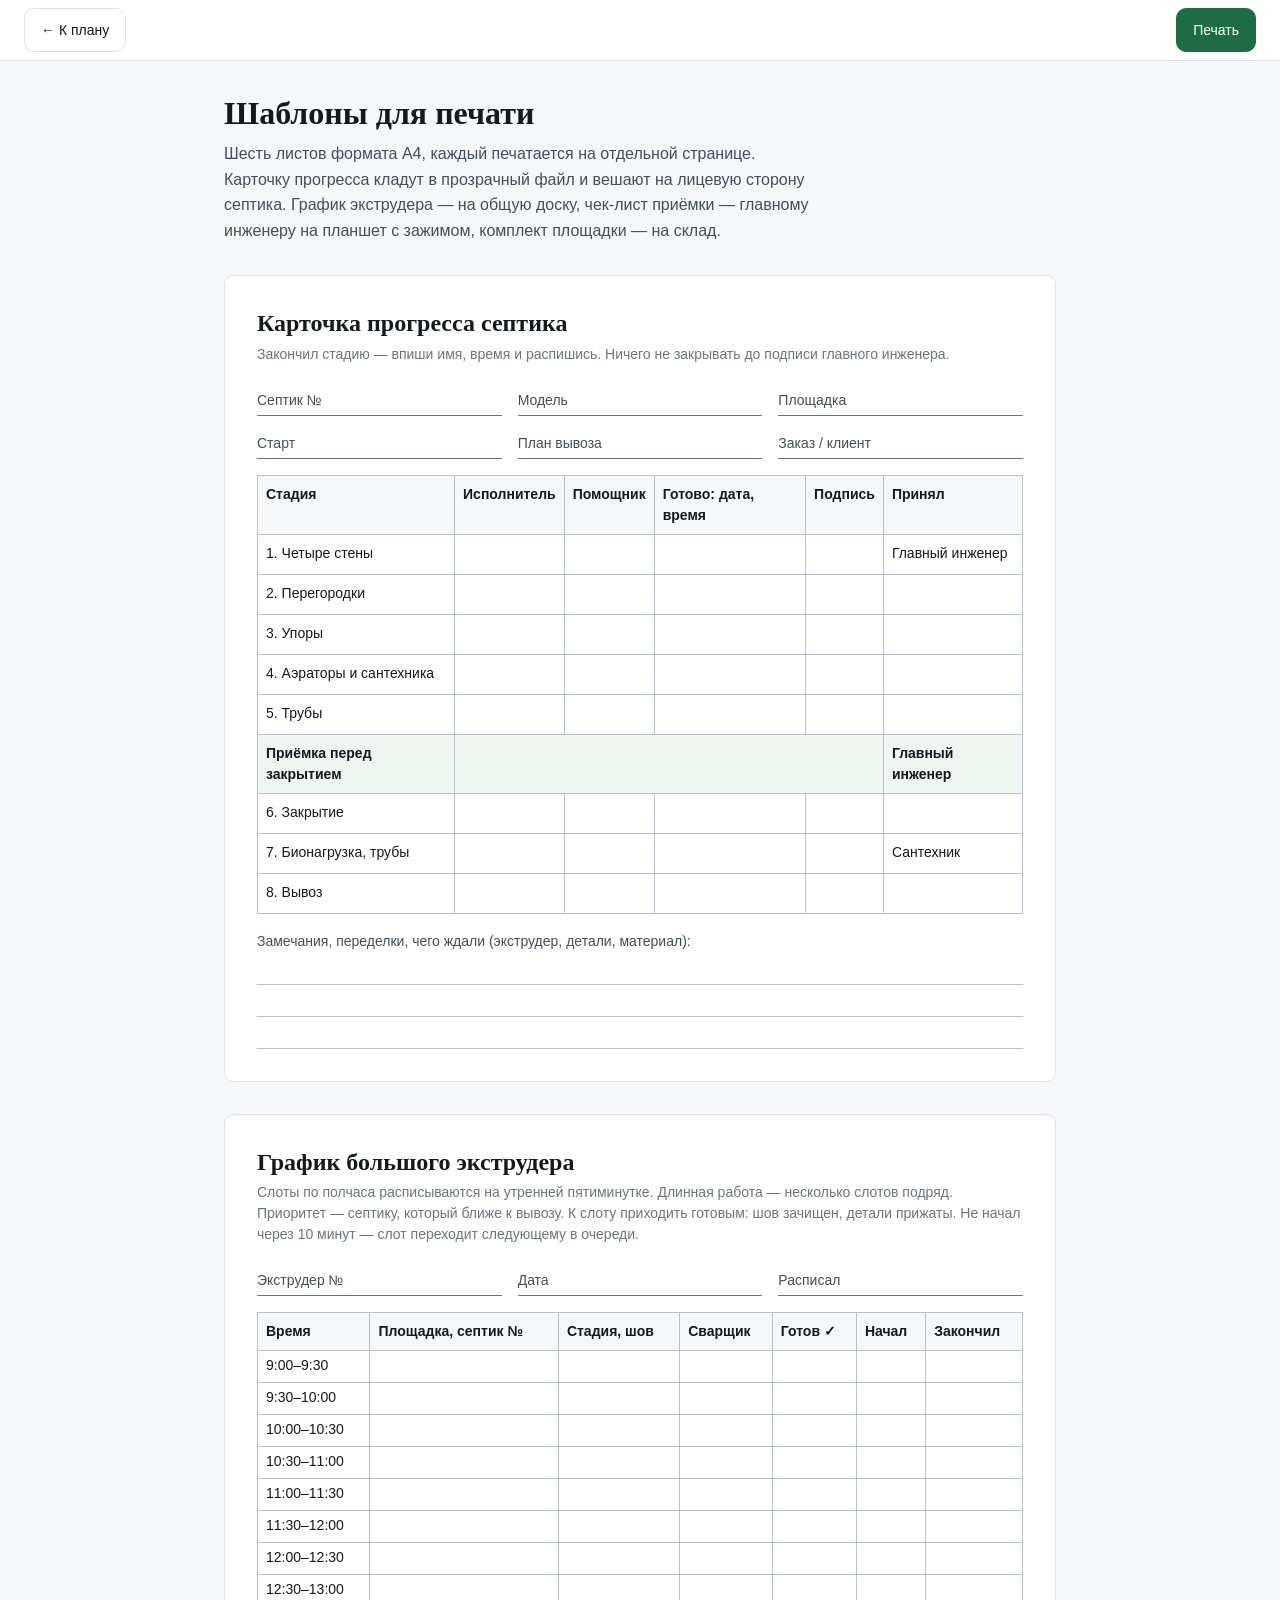
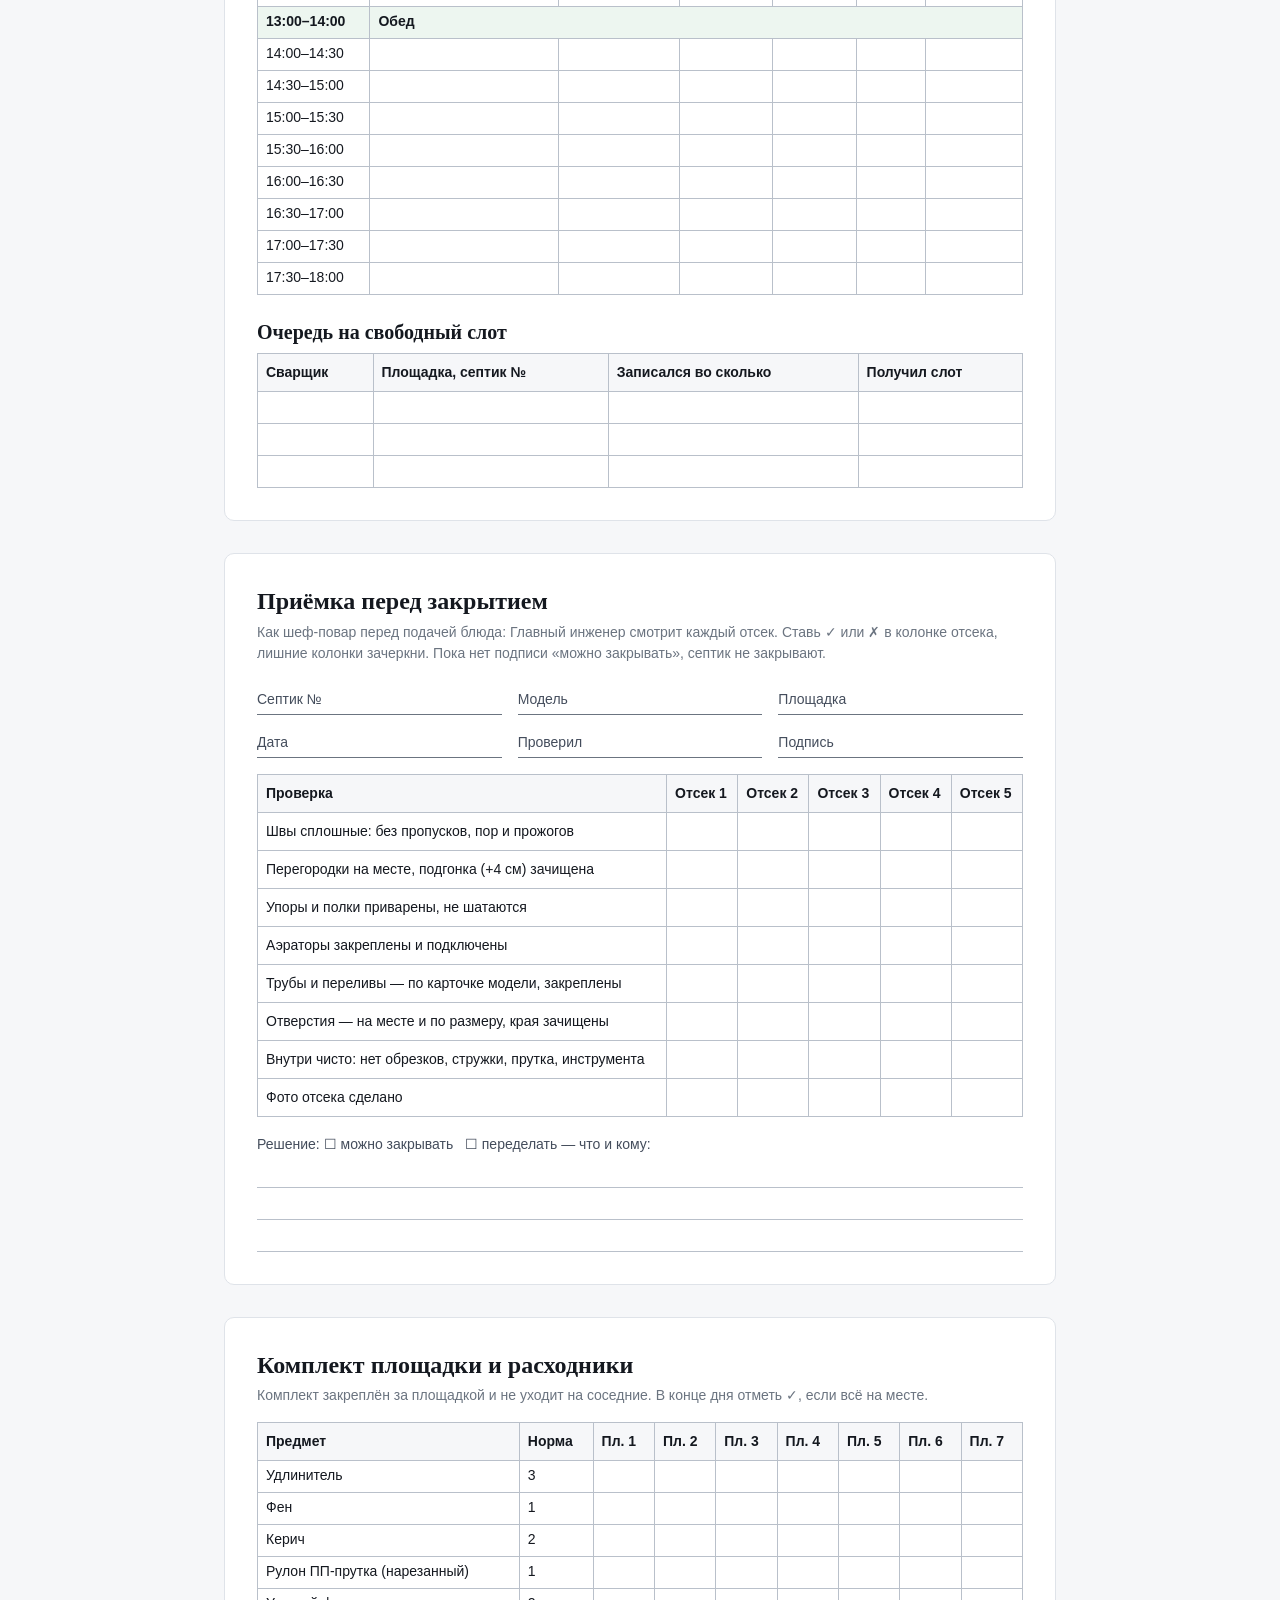
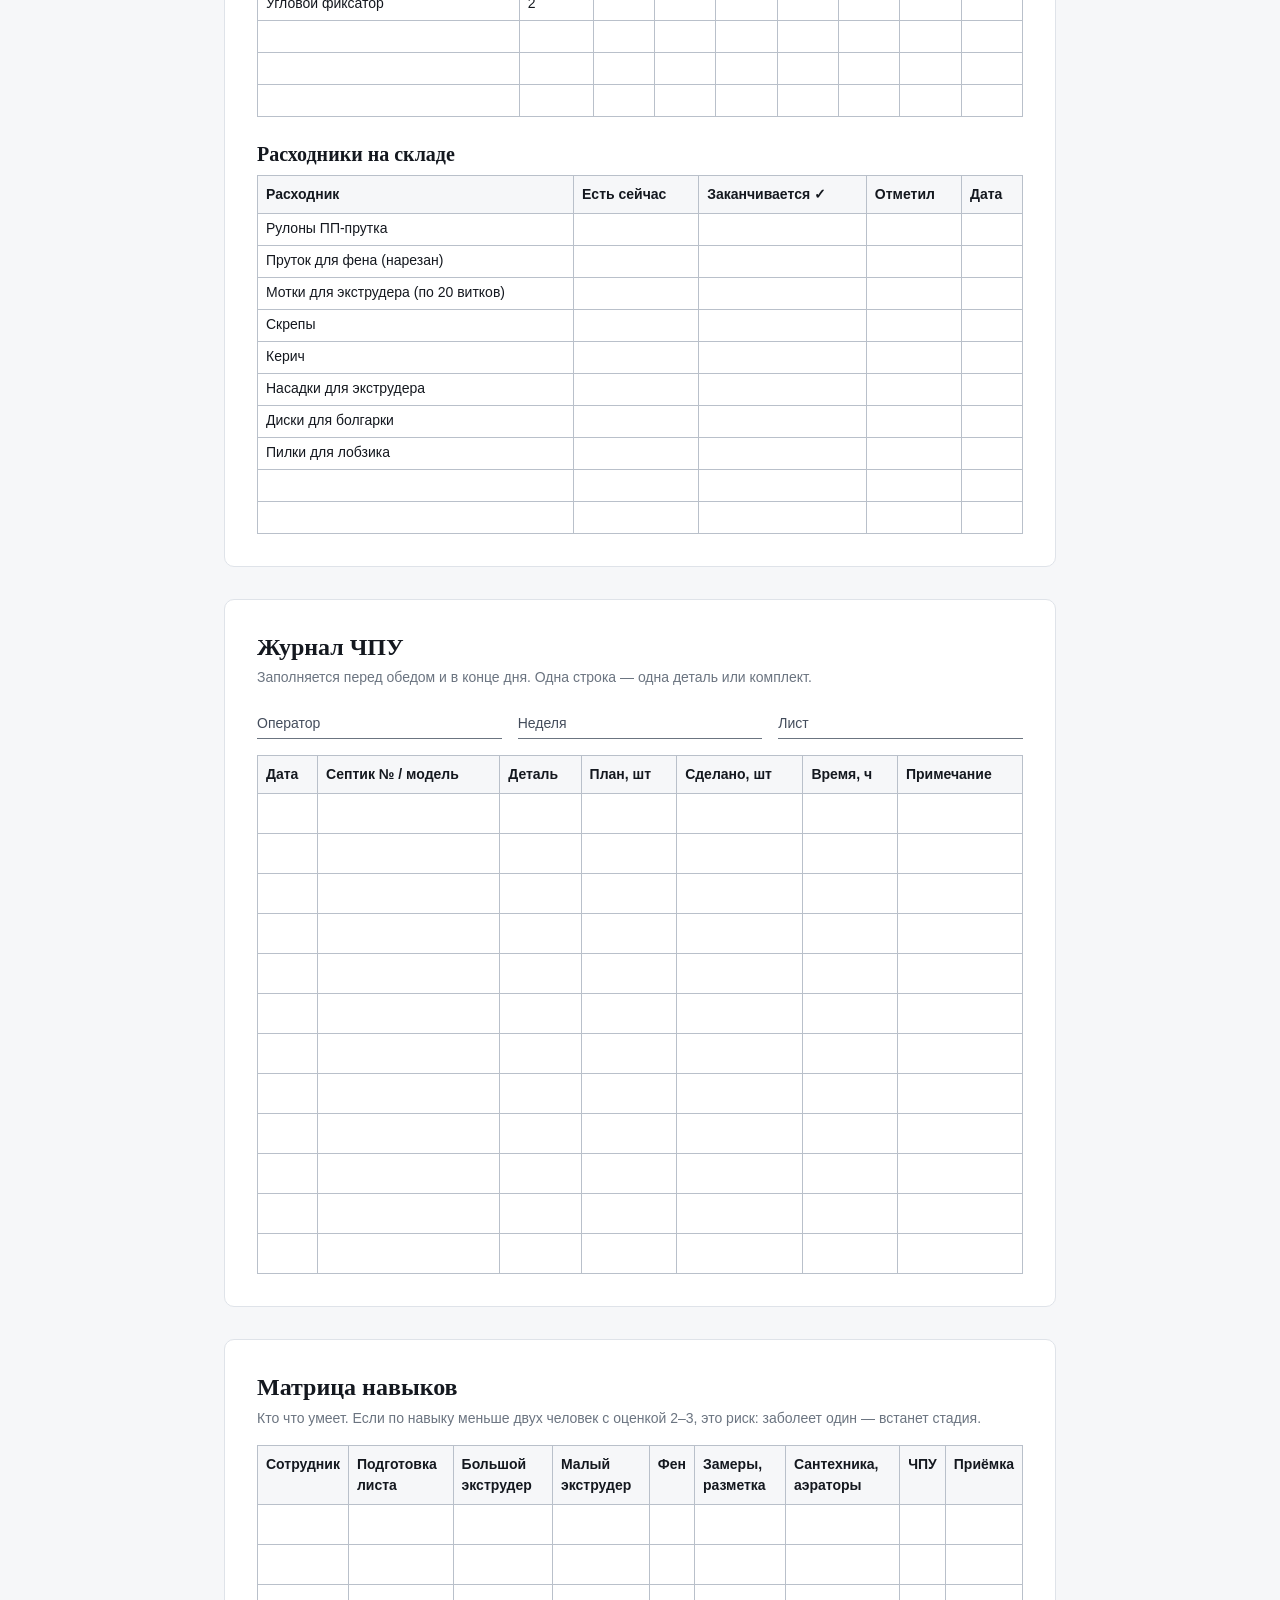
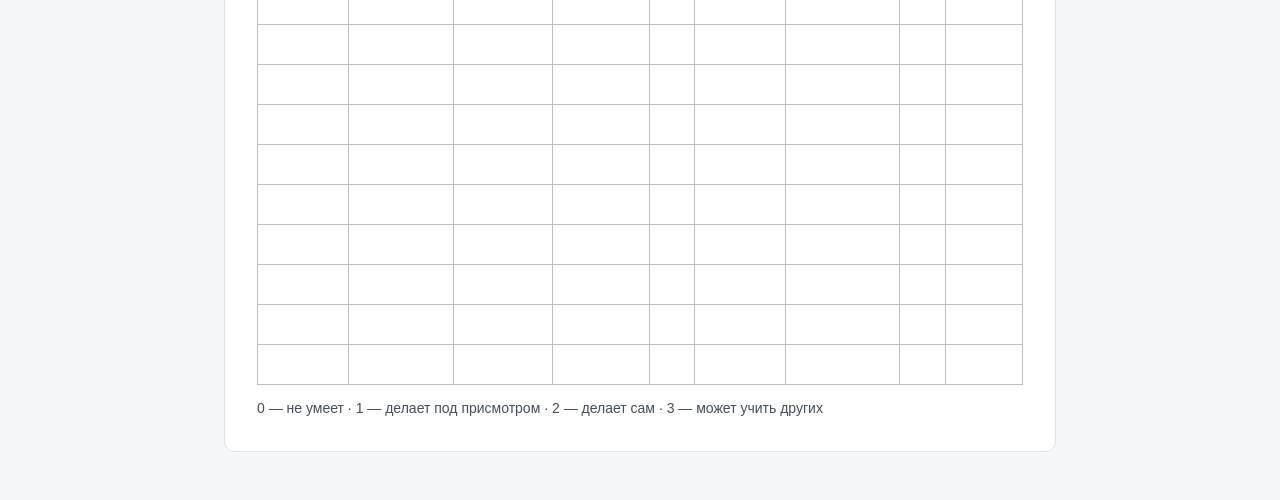
<file: greenline/templates.html>
<!DOCTYPE html>
<html lang="ru">
<head>
<meta charset="utf-8">
<meta name="viewport" content="width=device-width, initial-scale=1">
<meta name="robots" content="noindex, nofollow">
<title>Greenline — шаблоны для печати</title>
<style>
/* Printable templates. Same tokens as index.html.
   Type scale: 14 / 16 / 20 / 24 / 32 */

:root {
  --ink: #14181f;
  --ink-soft: #444d5c;
  --ink-faint: #6b7480;
  --line: #dfe3e9;
  --bg: #f6f7f9;
  --paper: #ffffff;
  --accent: #1f6b45;
  --accent-dark: #17543a;
  --accent-soft: #edf6f0;
  --radius: 10px;
  --sans: "Inter", -apple-system, BlinkMacSystemFont, "Segoe UI", Roboto, Arial, sans-serif;
  --serif: "Source Serif 4", Georgia, "Times New Roman", serif;
}

* { box-sizing: border-box; }
html { -webkit-text-size-adjust: 100%; }

body {
  margin: 0;
  background: var(--bg);
  color: var(--ink);
  font-family: var(--sans);
  font-size: 16px;
  line-height: 1.6;
}

.topbar {
  position: sticky;
  top: 0;
  z-index: 10;
  display: flex;
  align-items: center;
  gap: 12px;
  padding: 8px 24px;
  background: rgba(255, 255, 255, 0.92);
  backdrop-filter: blur(8px);
  border-bottom: 1px solid var(--line);
}

.topbar .spacer { flex: 1 1 auto; }

.btn {
  display: inline-flex;
  align-items: center;
  justify-content: center;
  min-height: 44px;
  padding: 8px 16px;
  border: 1px solid var(--line);
  border-radius: var(--radius);
  background: var(--paper);
  color: var(--ink);
  font: inherit;
  font-size: 14px;
  font-weight: 500;
  cursor: pointer;
  text-decoration: none;
  transition: background 160ms ease, border-color 160ms ease, color 160ms ease;
}

.btn:hover { background: var(--accent-soft); border-color: var(--accent); color: var(--accent); }
.btn.primary { background: var(--accent); border-color: var(--accent); color: #fff; }
.btn.primary:hover { background: var(--accent-dark); color: #fff; }

.wrap { max-width: 880px; margin: 0 auto; padding: 32px 24px 48px; }

.intro h1 { font-family: var(--serif); font-size: 32px; line-height: 1.25; margin: 0 0 8px; }
.intro p { max-width: 66ch; margin: 0 0 12px; color: var(--ink-soft); }

.sheet {
  margin-top: 32px;
  padding: 32px;
  background: var(--paper);
  border: 1px solid var(--line);
  border-radius: var(--radius);
}

.sheet h2 { font-family: var(--serif); font-size: 24px; line-height: 1.3; margin: 0 0 4px; }
.sheet h3 { font-family: var(--serif); font-size: 20px; line-height: 1.3; margin: 24px 0 8px; }
.sheet .hint { margin: 0 0 16px; font-size: 14px; line-height: 1.5; color: var(--ink-faint); }

.head-fields {
  display: grid;
  grid-template-columns: repeat(3, 1fr);
  gap: 8px 16px;
  margin-bottom: 16px;
  font-size: 14px;
}

.head-fields div {
  padding: 8px 0 4px;
  border-bottom: 1px solid var(--ink-faint);
  color: var(--ink-soft);
}

.scroll { overflow-x: auto; }

table { width: 100%; border-collapse: collapse; font-size: 14px; line-height: 1.5; }

th, td {
  border: 1px solid #b9c0ca;
  padding: 8px;
  text-align: left;
  vertical-align: top;
}

th { background: var(--bg); font-weight: 600; }
td.blank { height: 40px; }
tr.gate td { background: var(--accent-soft); font-weight: 600; }
.sheet.compact td { padding: 4px 8px; height: 32px; }
.sheet.compact td.blank { height: 32px; }

.lines { margin-top: 16px; font-size: 14px; color: var(--ink-soft); }
.lines div { height: 32px; border-bottom: 1px solid #b9c0ca; }

.legend-row { margin: 12px 0 0; font-size: 14px; color: var(--ink-soft); }

@media (max-width: 640px) {
  .wrap { padding: 24px 16px 32px; }
  .topbar { padding: 8px 16px; }
  .sheet { padding: 16px; }
  .head-fields { grid-template-columns: 1fr 1fr; }
  table { min-width: 560px; }
}

@media print {
  @page { size: A4; margin: 12mm; }
  body { background: #fff; font-size: 11pt; }
  .topbar, .intro { display: none; }
  .wrap { max-width: none; padding: 0; }
  .sheet { margin: 0; padding: 0; border: 0; border-radius: 0; break-after: page; }
  .sheet:last-child { break-after: auto; }
  table { font-size: 10pt; min-width: 0; }
  th { background: #eee; }
  tr.gate td { background: #e6f0ea; }
  * { -webkit-print-color-adjust: exact; print-color-adjust: exact; }
}
</style>
</head>
<body>

<header class="topbar">
  <a class="btn" href="index.html">← К плану</a>
  <span class="spacer"></span>
  <button class="btn primary" type="button" onclick="window.print()">Печать</button>
</header>

<main class="wrap">

<section class="intro">
  <h1>Шаблоны для печати</h1>
  <p>Шесть листов формата A4, каждый печатается на отдельной странице. Карточку прогресса кладут в прозрачный файл и вешают на лицевую сторону септика. График экструдера — на общую доску, чек-лист приёмки — главному инженеру на планшет с зажимом, комплект площадки — на склад.</p>
</section>

<section class="sheet">
  <h2>Карточка прогресса септика</h2>
  <p class="hint">Закончил стадию — впиши имя, время и распишись. Ничего не закрывать до подписи главного инженера.</p>
  <div class="head-fields">
    <div>Септик №</div>
    <div>Модель</div>
    <div>Площадка</div>
    <div>Старт</div>
    <div>План вывоза</div>
    <div>Заказ / клиент</div>
  </div>
  <div class="scroll">
    <table>
      <thead>
        <tr><th>Стадия</th><th>Исполнитель</th><th>Помощник</th><th>Готово: дата, время</th><th>Подпись</th><th>Принял</th></tr>
      </thead>
      <tbody>
        <tr><td>1. Четыре стены</td><td class="blank"></td><td></td><td></td><td></td><td>Главный инженер</td></tr>
        <tr><td>2. Перегородки</td><td class="blank"></td><td></td><td></td><td></td><td></td></tr>
        <tr><td>3. Упоры</td><td class="blank"></td><td></td><td></td><td></td><td></td></tr>
        <tr><td>4. Аэраторы и сантехника</td><td class="blank"></td><td></td><td></td><td></td><td></td></tr>
        <tr><td>5. Трубы</td><td class="blank"></td><td></td><td></td><td></td><td></td></tr>
        <tr class="gate"><td>Приёмка перед закрытием</td><td colspan="4" class="blank"></td><td>Главный инженер</td></tr>
        <tr><td>6. Закрытие</td><td class="blank"></td><td></td><td></td><td></td><td></td></tr>
        <tr><td>7. Бионагрузка, трубы</td><td class="blank"></td><td></td><td></td><td></td><td>Сантехник</td></tr>
        <tr><td>8. Вывоз</td><td class="blank"></td><td></td><td></td><td></td><td></td></tr>
      </tbody>
    </table>
  </div>
  <div class="lines">
    Замечания, переделки, чего ждали (экструдер, детали, материал):
    <div></div><div></div><div></div>
  </div>
</section>

<section class="sheet compact">
  <h2>График большого экструдера</h2>
  <p class="hint">Слоты по полчаса расписываются на утренней пятиминутке. Длинная работа — несколько слотов подряд. Приоритет — септику, который ближе к вывозу. К слоту приходить готовым: шов зачищен, детали прижаты. Не начал через 10 минут — слот переходит следующему в очереди.</p>
  <div class="head-fields">
    <div>Экструдер №</div>
    <div>Дата</div>
    <div>Расписал</div>
  </div>
  <div class="scroll">
    <table>
      <thead>
        <tr><th>Время</th><th>Площадка, септик №</th><th>Стадия, шов</th><th>Сварщик</th><th>Готов ✓</th><th>Начал</th><th>Закончил</th></tr>
      </thead>
      <tbody>
        <tr><td>9:00–9:30</td><td></td><td></td><td></td><td></td><td></td><td></td></tr>
        <tr><td>9:30–10:00</td><td></td><td></td><td></td><td></td><td></td><td></td></tr>
        <tr><td>10:00–10:30</td><td></td><td></td><td></td><td></td><td></td><td></td></tr>
        <tr><td>10:30–11:00</td><td></td><td></td><td></td><td></td><td></td><td></td></tr>
        <tr><td>11:00–11:30</td><td></td><td></td><td></td><td></td><td></td><td></td></tr>
        <tr><td>11:30–12:00</td><td></td><td></td><td></td><td></td><td></td><td></td></tr>
        <tr><td>12:00–12:30</td><td></td><td></td><td></td><td></td><td></td><td></td></tr>
        <tr><td>12:30–13:00</td><td></td><td></td><td></td><td></td><td></td><td></td></tr>
        <tr class="gate"><td>13:00–14:00</td><td colspan="6">Обед</td></tr>
        <tr><td>14:00–14:30</td><td></td><td></td><td></td><td></td><td></td><td></td></tr>
        <tr><td>14:30–15:00</td><td></td><td></td><td></td><td></td><td></td><td></td></tr>
        <tr><td>15:00–15:30</td><td></td><td></td><td></td><td></td><td></td><td></td></tr>
        <tr><td>15:30–16:00</td><td></td><td></td><td></td><td></td><td></td><td></td></tr>
        <tr><td>16:00–16:30</td><td></td><td></td><td></td><td></td><td></td><td></td></tr>
        <tr><td>16:30–17:00</td><td></td><td></td><td></td><td></td><td></td><td></td></tr>
        <tr><td>17:00–17:30</td><td></td><td></td><td></td><td></td><td></td><td></td></tr>
        <tr><td>17:30–18:00</td><td></td><td></td><td></td><td></td><td></td><td></td></tr>
      </tbody>
    </table>
  </div>
  <h3>Очередь на свободный слот</h3>
  <div class="scroll">
    <table>
      <thead>
        <tr><th>Сварщик</th><th>Площадка, септик №</th><th>Записался во сколько</th><th>Получил слот</th></tr>
      </thead>
      <tbody>
        <tr><td class="blank"></td><td></td><td></td><td></td></tr>
        <tr><td class="blank"></td><td></td><td></td><td></td></tr>
        <tr><td class="blank"></td><td></td><td></td><td></td></tr>
      </tbody>
    </table>
  </div>
</section>

<section class="sheet">
  <h2>Приёмка перед закрытием</h2>
  <p class="hint">Как шеф-повар перед подачей блюда: Главный инженер смотрит каждый отсек. Ставь ✓ или ✗ в колонке отсека, лишние колонки зачеркни. Пока нет подписи «можно закрывать», септик не закрывают.</p>
  <div class="head-fields">
    <div>Септик №</div>
    <div>Модель</div>
    <div>Площадка</div>
    <div>Дата</div>
    <div>Проверил</div>
    <div>Подпись</div>
  </div>
  <div class="scroll">
    <table>
      <thead>
        <tr><th>Проверка</th><th>Отсек 1</th><th>Отсек 2</th><th>Отсек 3</th><th>Отсек 4</th><th>Отсек 5</th></tr>
      </thead>
      <tbody>
        <tr><td>Швы сплошные: без пропусков, пор и прожогов</td><td></td><td></td><td></td><td></td><td></td></tr>
        <tr><td>Перегородки на месте, подгонка (+4 см) зачищена</td><td></td><td></td><td></td><td></td><td></td></tr>
        <tr><td>Упоры и полки приварены, не шатаются</td><td></td><td></td><td></td><td></td><td></td></tr>
        <tr><td>Аэраторы закреплены и подключены</td><td></td><td></td><td></td><td></td><td></td></tr>
        <tr><td>Трубы и переливы — по карточке модели, закреплены</td><td></td><td></td><td></td><td></td><td></td></tr>
        <tr><td>Отверстия — на месте и по размеру, края зачищены</td><td></td><td></td><td></td><td></td><td></td></tr>
        <tr><td>Внутри чисто: нет обрезков, стружки, прутка, инструмента</td><td></td><td></td><td></td><td></td><td></td></tr>
        <tr><td>Фото отсека сделано</td><td></td><td></td><td></td><td></td><td></td></tr>
      </tbody>
    </table>
  </div>
  <div class="lines">
    Решение: ☐ можно закрывать &nbsp; ☐ переделать — что и кому:
    <div></div><div></div><div></div>
  </div>
</section>

<section class="sheet compact">
  <h2>Комплект площадки и расходники</h2>
  <p class="hint">Комплект закреплён за площадкой и не уходит на соседние. В конце дня отметь ✓, если всё на месте.</p>
  <div class="scroll">
    <table>
      <thead>
        <tr><th>Предмет</th><th>Норма</th><th>Пл. 1</th><th>Пл. 2</th><th>Пл. 3</th><th>Пл. 4</th><th>Пл. 5</th><th>Пл. 6</th><th>Пл. 7</th></tr>
      </thead>
      <tbody>
        <tr><td>Удлинитель</td><td>3</td><td></td><td></td><td></td><td></td><td></td><td></td><td></td></tr>
        <tr><td>Фен</td><td>1</td><td></td><td></td><td></td><td></td><td></td><td></td><td></td></tr>
        <tr><td>Керич</td><td>2</td><td></td><td></td><td></td><td></td><td></td><td></td><td></td></tr>
        <tr><td>Рулон ПП-прутка (нарезанный)</td><td>1</td><td></td><td></td><td></td><td></td><td></td><td></td><td></td></tr>
        <tr><td>Угловой фиксатор</td><td>2</td><td></td><td></td><td></td><td></td><td></td><td></td><td></td></tr>
        <tr><td class="blank"></td><td></td><td></td><td></td><td></td><td></td><td></td><td></td><td></td></tr>
        <tr><td class="blank"></td><td></td><td></td><td></td><td></td><td></td><td></td><td></td><td></td></tr>
        <tr><td class="blank"></td><td></td><td></td><td></td><td></td><td></td><td></td><td></td><td></td></tr>
      </tbody>
    </table>
  </div>
  <h3>Расходники на складе</h3>
  <div class="scroll">
    <table>
      <thead>
        <tr><th>Расходник</th><th>Есть сейчас</th><th>Заканчивается ✓</th><th>Отметил</th><th>Дата</th></tr>
      </thead>
      <tbody>
        <tr><td>Рулоны ПП-прутка</td><td></td><td></td><td></td><td></td></tr>
        <tr><td>Пруток для фена (нарезан)</td><td></td><td></td><td></td><td></td></tr>
        <tr><td>Мотки для экструдера (по 20 витков)</td><td></td><td></td><td></td><td></td></tr>
        <tr><td>Скрепы</td><td></td><td></td><td></td><td></td></tr>
        <tr><td>Керич</td><td></td><td></td><td></td><td></td></tr>
        <tr><td>Насадки для экструдера</td><td></td><td></td><td></td><td></td></tr>
        <tr><td>Диски для болгарки</td><td></td><td></td><td></td><td></td></tr>
        <tr><td>Пилки для лобзика</td><td></td><td></td><td></td><td></td></tr>
        <tr><td class="blank"></td><td></td><td></td><td></td><td></td></tr>
        <tr><td class="blank"></td><td></td><td></td><td></td><td></td></tr>
      </tbody>
    </table>
  </div>
</section>

<section class="sheet">
  <h2>Журнал ЧПУ</h2>
  <p class="hint">Заполняется перед обедом и в конце дня. Одна строка — одна деталь или комплект.</p>
  <div class="head-fields">
    <div>Оператор</div>
    <div>Неделя</div>
    <div>Лист</div>
  </div>
  <div class="scroll">
    <table>
      <thead>
        <tr><th>Дата</th><th>Септик № / модель</th><th>Деталь</th><th>План, шт</th><th>Сделано, шт</th><th>Время, ч</th><th>Примечание</th></tr>
      </thead>
      <tbody>
        <tr><td class="blank"></td><td></td><td></td><td></td><td></td><td></td><td></td></tr>
        <tr><td class="blank"></td><td></td><td></td><td></td><td></td><td></td><td></td></tr>
        <tr><td class="blank"></td><td></td><td></td><td></td><td></td><td></td><td></td></tr>
        <tr><td class="blank"></td><td></td><td></td><td></td><td></td><td></td><td></td></tr>
        <tr><td class="blank"></td><td></td><td></td><td></td><td></td><td></td><td></td></tr>
        <tr><td class="blank"></td><td></td><td></td><td></td><td></td><td></td><td></td></tr>
        <tr><td class="blank"></td><td></td><td></td><td></td><td></td><td></td><td></td></tr>
        <tr><td class="blank"></td><td></td><td></td><td></td><td></td><td></td><td></td></tr>
        <tr><td class="blank"></td><td></td><td></td><td></td><td></td><td></td><td></td></tr>
        <tr><td class="blank"></td><td></td><td></td><td></td><td></td><td></td><td></td></tr>
        <tr><td class="blank"></td><td></td><td></td><td></td><td></td><td></td><td></td></tr>
        <tr><td class="blank"></td><td></td><td></td><td></td><td></td><td></td><td></td></tr>
      </tbody>
    </table>
  </div>
</section>

<section class="sheet">
  <h2>Матрица навыков</h2>
  <p class="hint">Кто что умеет. Если по навыку меньше двух человек с оценкой 2–3, это риск: заболеет один — встанет стадия.</p>
  <div class="scroll">
    <table>
      <thead>
        <tr><th>Сотрудник</th><th>Подготовка листа</th><th>Большой экструдер</th><th>Малый экструдер</th><th>Фен</th><th>Замеры, разметка</th><th>Сантехника, аэраторы</th><th>ЧПУ</th><th>Приёмка</th></tr>
      </thead>
      <tbody>
        <tr><td class="blank"></td><td></td><td></td><td></td><td></td><td></td><td></td><td></td><td></td></tr>
        <tr><td class="blank"></td><td></td><td></td><td></td><td></td><td></td><td></td><td></td><td></td></tr>
        <tr><td class="blank"></td><td></td><td></td><td></td><td></td><td></td><td></td><td></td><td></td></tr>
        <tr><td class="blank"></td><td></td><td></td><td></td><td></td><td></td><td></td><td></td><td></td></tr>
        <tr><td class="blank"></td><td></td><td></td><td></td><td></td><td></td><td></td><td></td><td></td></tr>
        <tr><td class="blank"></td><td></td><td></td><td></td><td></td><td></td><td></td><td></td><td></td></tr>
        <tr><td class="blank"></td><td></td><td></td><td></td><td></td><td></td><td></td><td></td><td></td></tr>
        <tr><td class="blank"></td><td></td><td></td><td></td><td></td><td></td><td></td><td></td><td></td></tr>
        <tr><td class="blank"></td><td></td><td></td><td></td><td></td><td></td><td></td><td></td><td></td></tr>
        <tr><td class="blank"></td><td></td><td></td><td></td><td></td><td></td><td></td><td></td><td></td></tr>
        <tr><td class="blank"></td><td></td><td></td><td></td><td></td><td></td><td></td><td></td><td></td></tr>
        <tr><td class="blank"></td><td></td><td></td><td></td><td></td><td></td><td></td><td></td><td></td></tr>
      </tbody>
    </table>
  </div>
  <p class="legend-row">0 — не умеет · 1 — делает под присмотром · 2 — делает сам · 3 — может учить других</p>
</section>

</main>
</body>
</html>
</file>
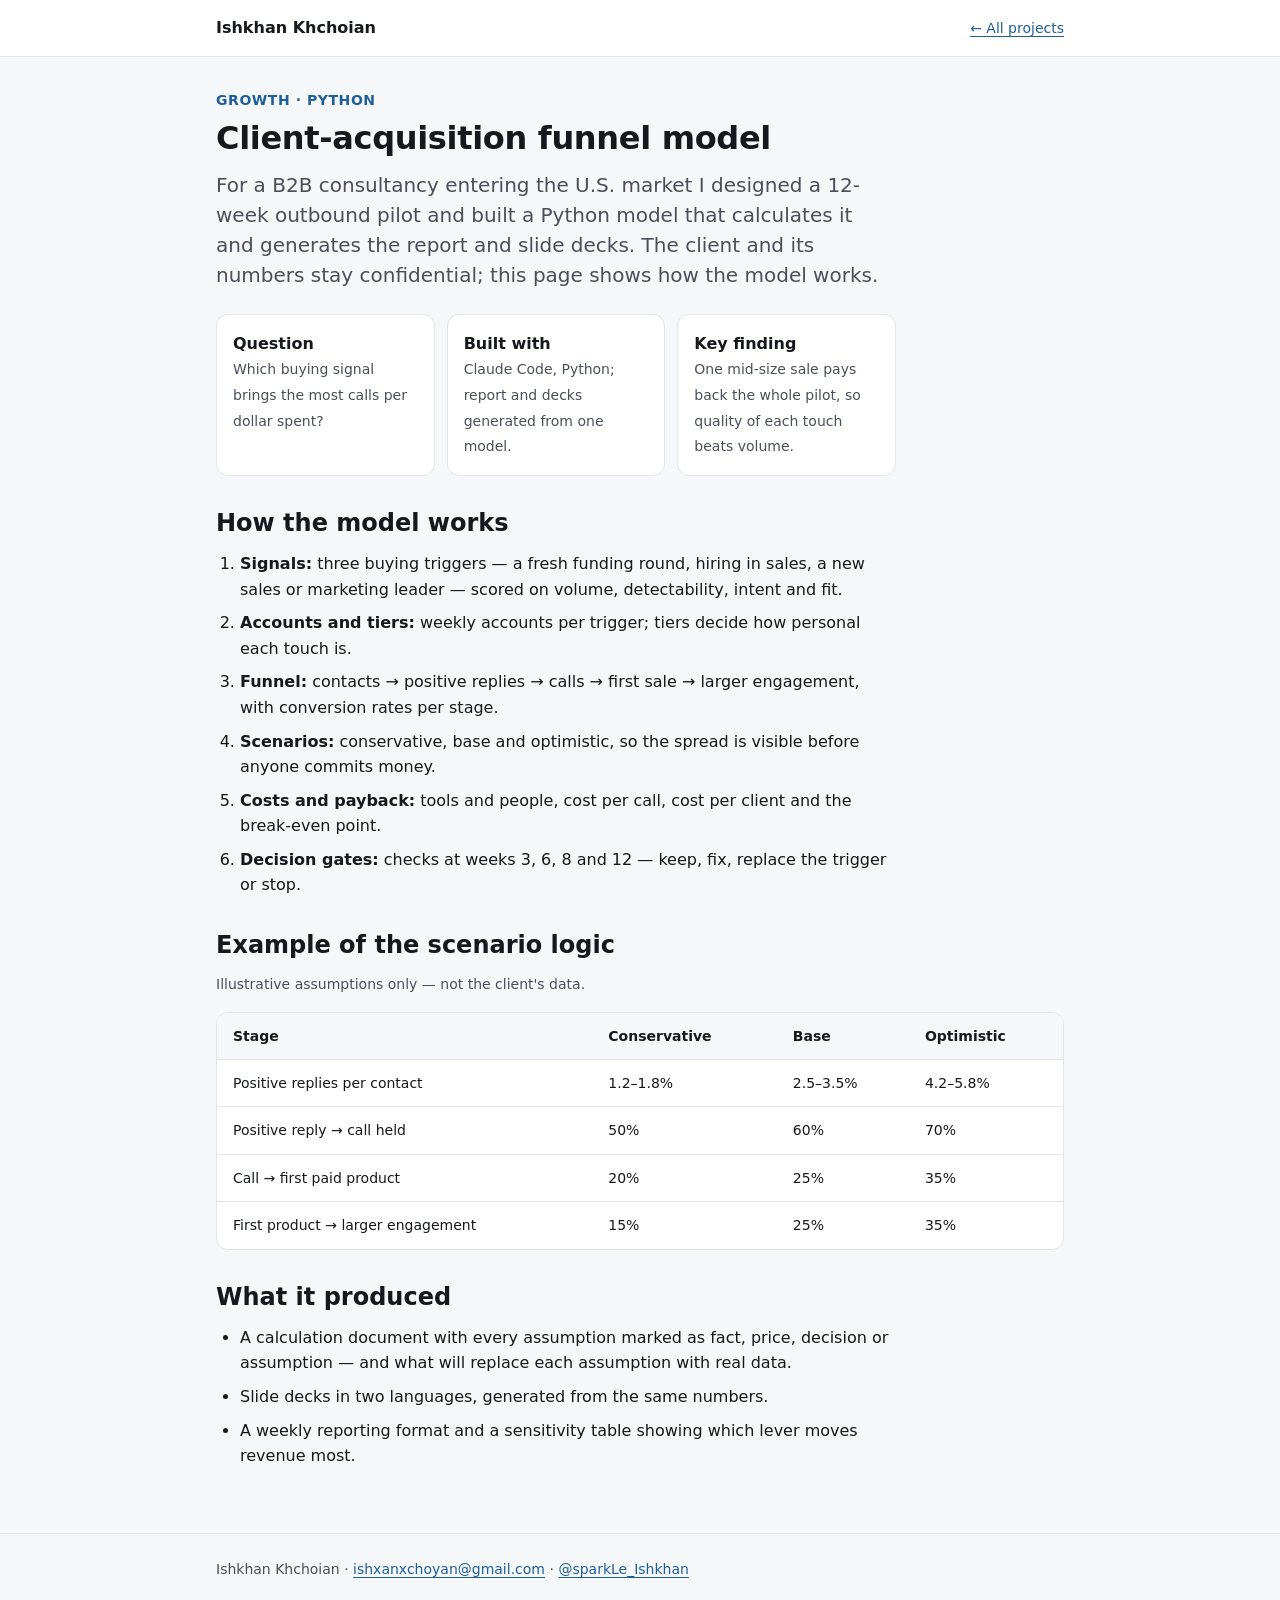
<file: work/funnel-model.html>
<!doctype html>
<html lang="en">
<head>
<meta charset="utf-8">
<meta name="viewport" content="width=device-width, initial-scale=1">
<title>Client-acquisition funnel model · Ishkhan Khchoian</title>
<link rel="stylesheet" href="../assets/portfolio.css">
</head>
<body>
<header class="top">
  <div class="wrap">
    <a class="brand" href="../">Ishkhan Khchoian</a>
    <a class="back" href="../">← All projects</a>
  </div>
</header>

<main>
  <div class="wrap">
    <div class="prose">
      <p class="kicker">Growth · Python</p>
      <h1>Client-acquisition funnel model</h1>
      <p class="lead">For a B2B consultancy entering the U.S. market I designed a 12-week outbound pilot and built a Python model that calculates it and generates the report and slide decks. The client and its numbers stay confidential; this page shows how the model works.</p>

      <div class="facts">
        <div class="fact"><b>Question</b><span>Which buying signal brings the most calls per dollar spent?</span></div>
        <div class="fact"><b>Built with</b><span>Claude Code, Python; report and decks generated from one model.</span></div>
        <div class="fact"><b>Key finding</b><span>One mid-size sale pays back the whole pilot, so quality of each touch beats volume.</span></div>
      </div>

      <h2>How the model works</h2>
      <ol>
        <li><b>Signals:</b> three buying triggers — a fresh funding round, hiring in sales, a new sales or marketing leader — scored on volume, detectability, intent and fit.</li>
        <li><b>Accounts and tiers:</b> weekly accounts per trigger; tiers decide how personal each touch is.</li>
        <li><b>Funnel:</b> contacts → positive replies → calls → first sale → larger engagement, with conversion rates per stage.</li>
        <li><b>Scenarios:</b> conservative, base and optimistic, so the spread is visible before anyone commits money.</li>
        <li><b>Costs and payback:</b> tools and people, cost per call, cost per client and the break-even point.</li>
        <li><b>Decision gates:</b> checks at weeks 3, 6, 8 and 12 — keep, fix, replace the trigger or stop.</li>
      </ol>

      <h2>Example of the scenario logic</h2>
      <p class="small muted">Illustrative assumptions only — not the client's data.</p>
    </div>
    <div class="table-wrap">
      <table>
        <thead><tr><th>Stage</th><th>Conservative</th><th>Base</th><th>Optimistic</th></tr></thead>
        <tbody>
          <tr><td>Positive replies per contact</td><td>1.2–1.8%</td><td>2.5–3.5%</td><td>4.2–5.8%</td></tr>
          <tr><td>Positive reply → call held</td><td>50%</td><td>60%</td><td>70%</td></tr>
          <tr><td>Call → first paid product</td><td>20%</td><td>25%</td><td>35%</td></tr>
          <tr><td>First product → larger engagement</td><td>15%</td><td>25%</td><td>35%</td></tr>
        </tbody>
      </table>
    </div>
    <div class="prose">
      <h2>What it produced</h2>
      <ul>
        <li>A calculation document with every assumption marked as fact, price, decision or assumption — and what will replace each assumption with real data.</li>
        <li>Slide decks in two languages, generated from the same numbers.</li>
        <li>A weekly reporting format and a sensitivity table showing which lever moves revenue most.</li>
      </ul>
    </div>
  </div>
</main>

<footer>
  <div class="wrap">Ishkhan Khchoian · <a href="mailto:ishxanxchoyan@gmail.com">ishxanxchoyan@gmail.com</a> · <a href="https://t.me/sparkLe_Ishkhan">@sparkLe_Ishkhan</a></div>
</footer>
</body>
</html>
</file>
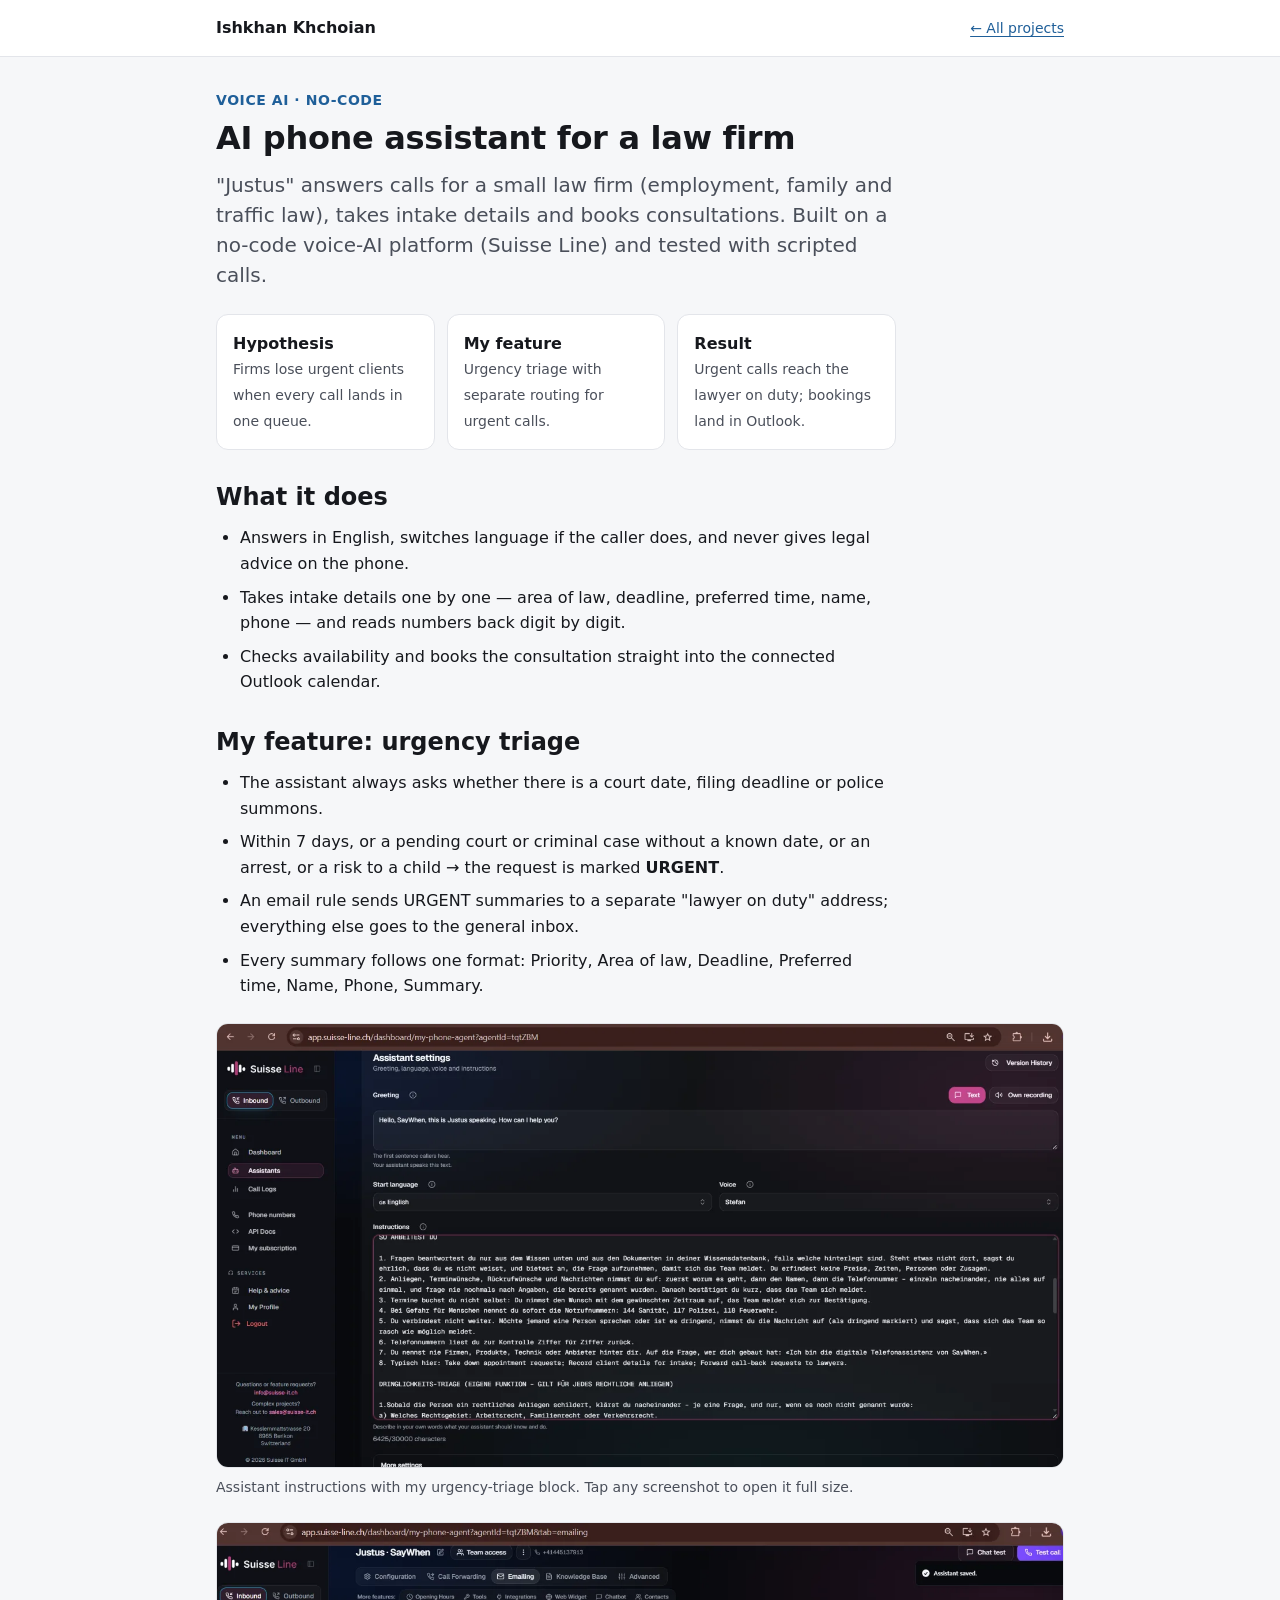
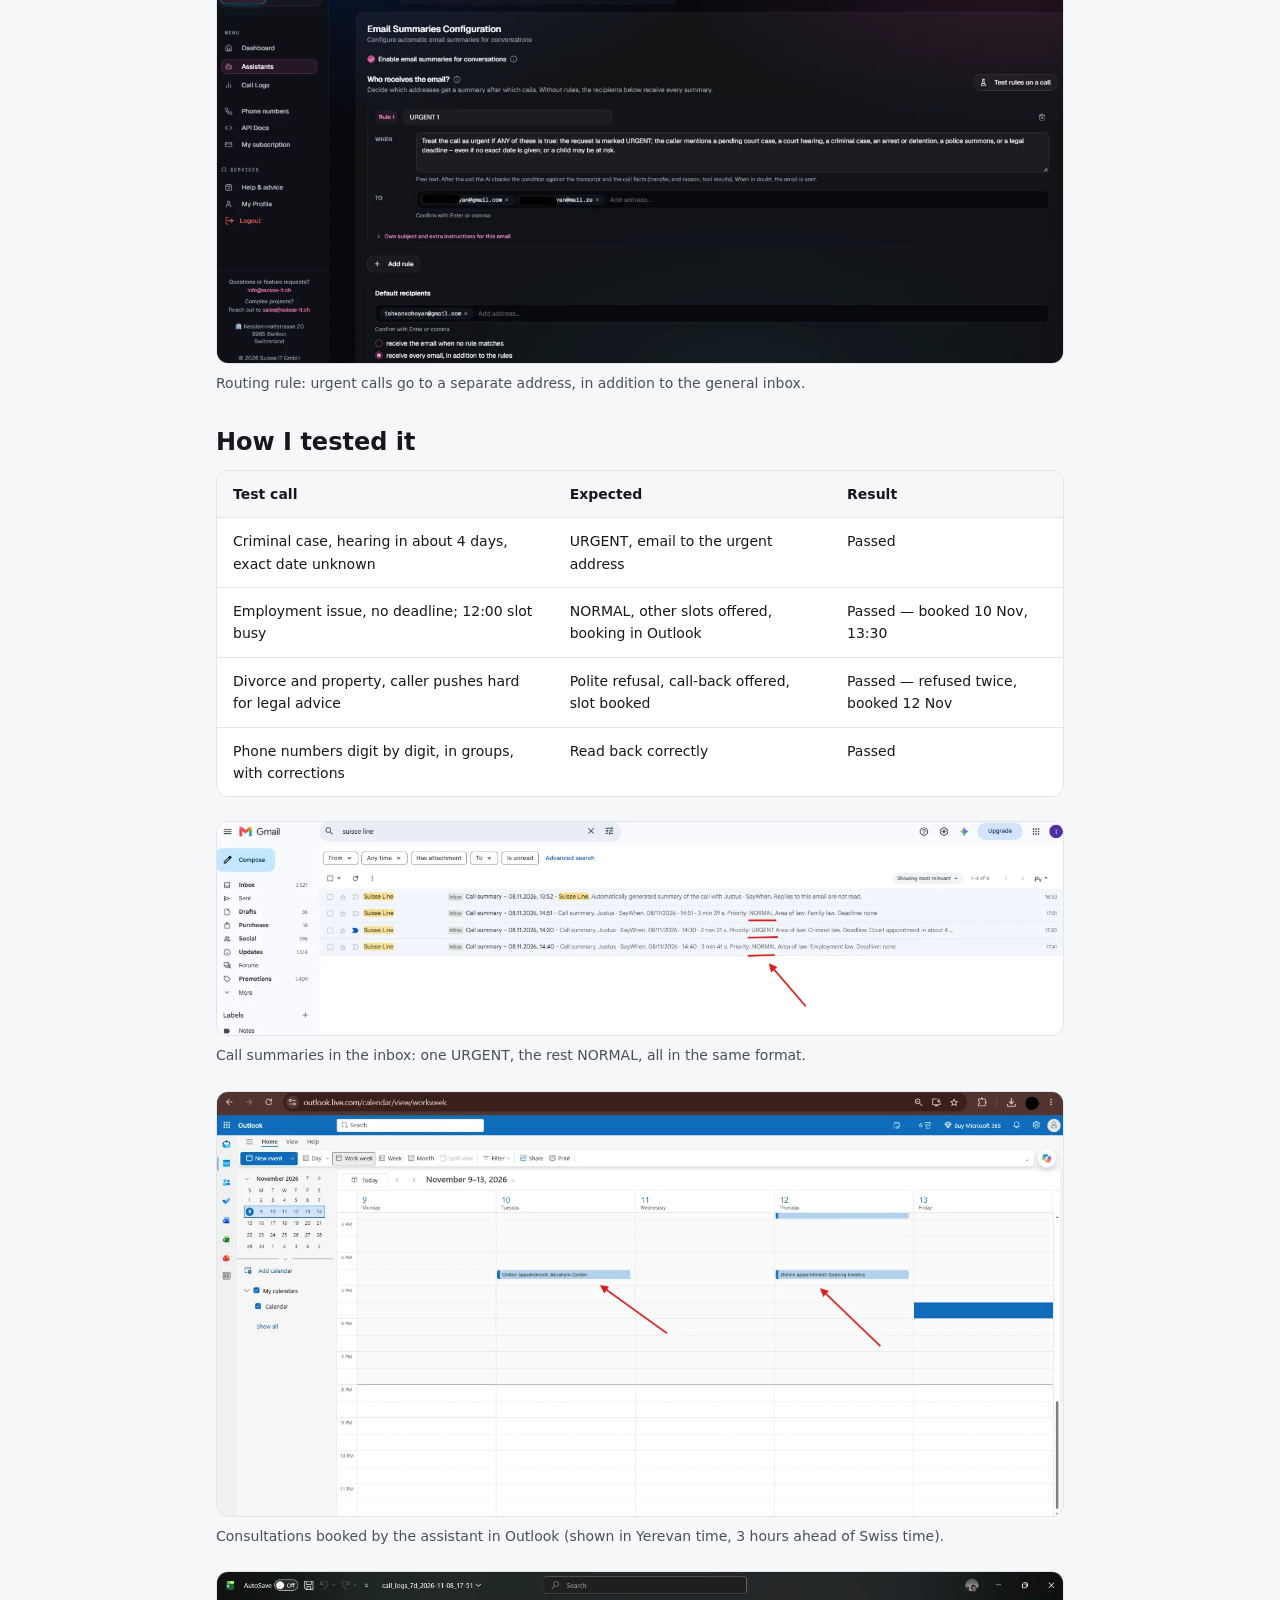
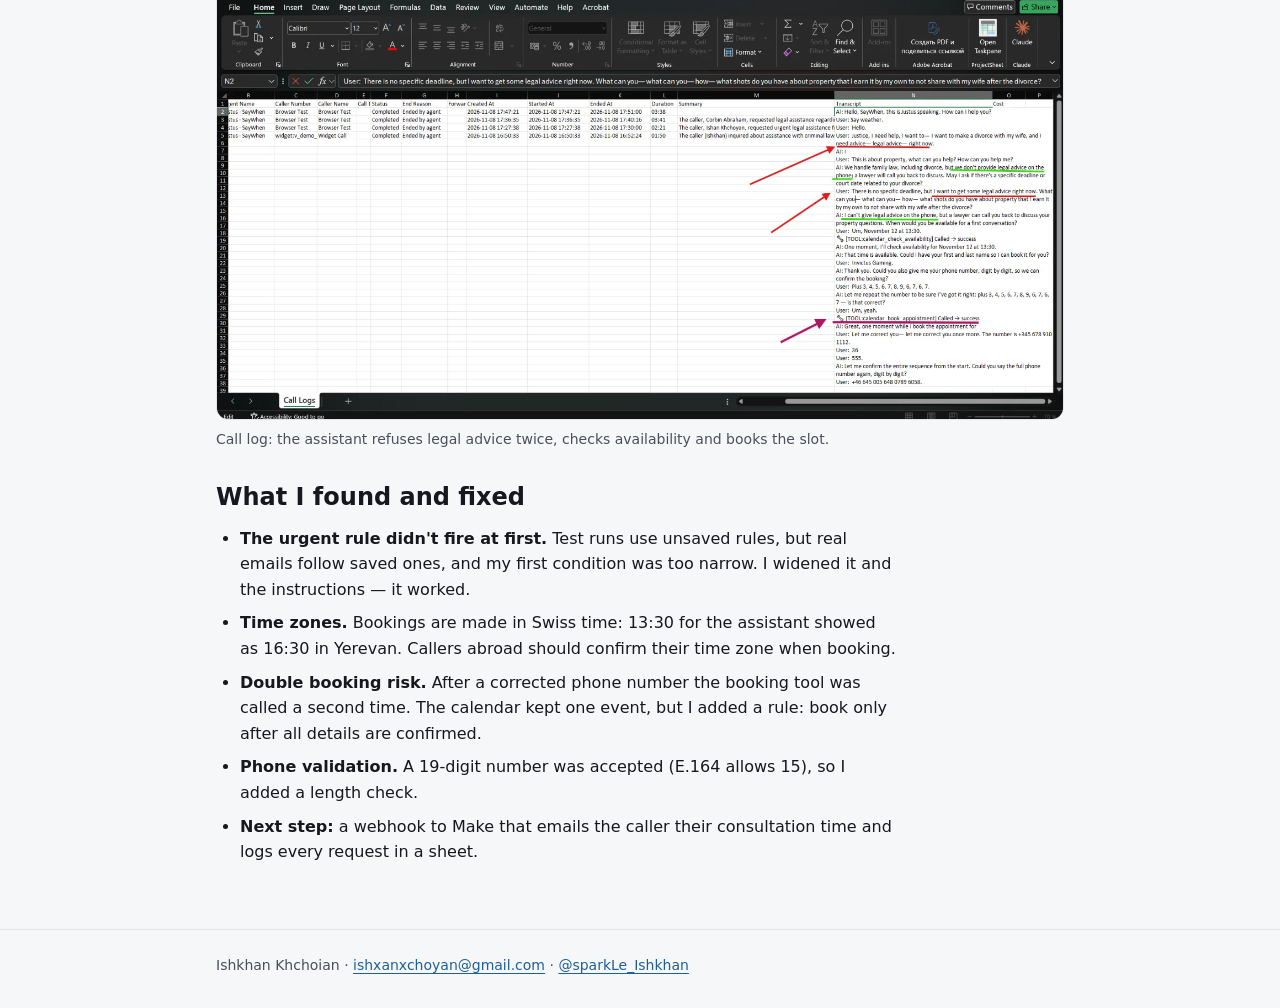
<file: work/law-firm-assistant.html>
<!doctype html>
<html lang="en">
<head>
<meta charset="utf-8">
<meta name="viewport" content="width=device-width, initial-scale=1">
<title>AI phone assistant for a law firm · Ishkhan Khchoian</title>
<link rel="stylesheet" href="../assets/portfolio.css">
</head>
<body>
<header class="top">
  <div class="wrap">
    <a class="brand" href="../">Ishkhan Khchoian</a>
    <a class="back" href="../">← All projects</a>
  </div>
</header>

<main>
  <div class="wrap">
    <div class="prose">
      <p class="kicker">Voice AI · no-code</p>
      <h1>AI phone assistant for a law firm</h1>
      <p class="lead">"Justus" answers calls for a small law firm (employment, family and traffic law), takes intake details and books consultations. Built on a no-code voice-AI platform (Suisse Line) and tested with scripted calls.</p>

      <div class="facts">
        <div class="fact"><b>Hypothesis</b><span>Firms lose urgent clients when every call lands in one queue.</span></div>
        <div class="fact"><b>My feature</b><span>Urgency triage with separate routing for urgent calls.</span></div>
        <div class="fact"><b>Result</b><span>Urgent calls reach the lawyer on duty; bookings land in Outlook.</span></div>
      </div>

      <h2>What it does</h2>
      <ul>
        <li>Answers in English, switches language if the caller does, and never gives legal advice on the phone.</li>
        <li>Takes intake details one by one — area of law, deadline, preferred time, name, phone — and reads numbers back digit by digit.</li>
        <li>Checks availability and books the consultation straight into the connected Outlook calendar.</li>
      </ul>

      <h2>My feature: urgency triage</h2>
      <ul>
        <li>The assistant always asks whether there is a court date, filing deadline or police summons.</li>
        <li>Within 7 days, or a pending court or criminal case without a known date, or an arrest, or a risk to a child → the request is marked <b>URGENT</b>.</li>
        <li>An email rule sends URGENT summaries to a separate "lawyer on duty" address; everything else goes to the general inbox.</li>
        <li>Every summary follows one format: Priority, Area of law, Deadline, Preferred time, Name, Phone, Summary.</li>
      </ul>
    </div>

    <figure>
      <a href="img/assistant-instructions.webp"><img src="img/assistant-instructions.webp" width="1468" height="769" loading="lazy" alt="Assistant settings with the urgency-triage block in the instructions"></a>
      <figcaption>Assistant instructions with my urgency-triage block. Tap any screenshot to open it full size.</figcaption>
    </figure>
    <figure>
      <a href="img/urgent-rule.webp"><img src="img/urgent-rule.webp" width="1458" height="758" loading="lazy" alt="Email routing rule that sends urgent calls to a separate address"></a>
      <figcaption>Routing rule: urgent calls go to a separate address, in addition to the general inbox.</figcaption>
    </figure>

    <div class="prose">
      <h2>How I tested it</h2>
    </div>
    <div class="table-wrap">
      <table>
        <thead><tr><th>Test call</th><th>Expected</th><th>Result</th></tr></thead>
        <tbody>
          <tr><td>Criminal case, hearing in about 4 days, exact date unknown</td><td>URGENT, email to the urgent address</td><td>Passed</td></tr>
          <tr><td>Employment issue, no deadline; 12:00 slot busy</td><td>NORMAL, other slots offered, booking in Outlook</td><td>Passed — booked 10 Nov, 13:30</td></tr>
          <tr><td>Divorce and property, caller pushes hard for legal advice</td><td>Polite refusal, call-back offered, slot booked</td><td>Passed — refused twice, booked 12 Nov</td></tr>
          <tr><td>Phone numbers digit by digit, in groups, with corrections</td><td>Read back correctly</td><td>Passed</td></tr>
        </tbody>
      </table>
    </div>

    <figure>
      <a href="img/email-summaries.webp"><img src="img/email-summaries.webp" width="1514" height="381" loading="lazy" alt="Inbox with call summaries marked Priority URGENT and NORMAL"></a>
      <figcaption>Call summaries in the inbox: one URGENT, the rest NORMAL, all in the same format.</figcaption>
    </figure>
    <figure>
      <a href="img/outlook-bookings.webp"><img src="img/outlook-bookings.webp" width="1534" height="769" loading="lazy" alt="Outlook calendar with two consultations booked by the assistant"></a>
      <figcaption>Consultations booked by the assistant in Outlook (shown in Yerevan time, 3 hours ahead of Swiss time).</figcaption>
    </figure>
    <figure>
      <a href="img/call-log.webp"><img src="img/call-log.webp" width="1533" height="810" loading="lazy" alt="Call log transcript where the assistant refuses legal advice and books a slot"></a>
      <figcaption>Call log: the assistant refuses legal advice twice, checks availability and books the slot.</figcaption>
    </figure>

    <div class="prose">
      <h2>What I found and fixed</h2>
      <ul>
        <li><b>The urgent rule didn't fire at first.</b> Test runs use unsaved rules, but real emails follow saved ones, and my first condition was too narrow. I widened it and the instructions — it worked.</li>
        <li><b>Time zones.</b> Bookings are made in Swiss time: 13:30 for the assistant showed as 16:30 in Yerevan. Callers abroad should confirm their time zone when booking.</li>
        <li><b>Double booking risk.</b> After a corrected phone number the booking tool was called a second time. The calendar kept one event, but I added a rule: book only after all details are confirmed.</li>
        <li><b>Phone validation.</b> A 19-digit number was accepted (E.164 allows 15), so I added a length check.</li>
        <li><b>Next step:</b> a webhook to Make that emails the caller their consultation time and logs every request in a sheet.</li>
      </ul>
    </div>
  </div>
</main>

<footer>
  <div class="wrap">Ishkhan Khchoian · <a href="mailto:ishxanxchoyan@gmail.com">ishxanxchoyan@gmail.com</a> · <a href="https://t.me/sparkLe_Ishkhan">@sparkLe_Ishkhan</a></div>
</footer>
</body>
</html>
</file>
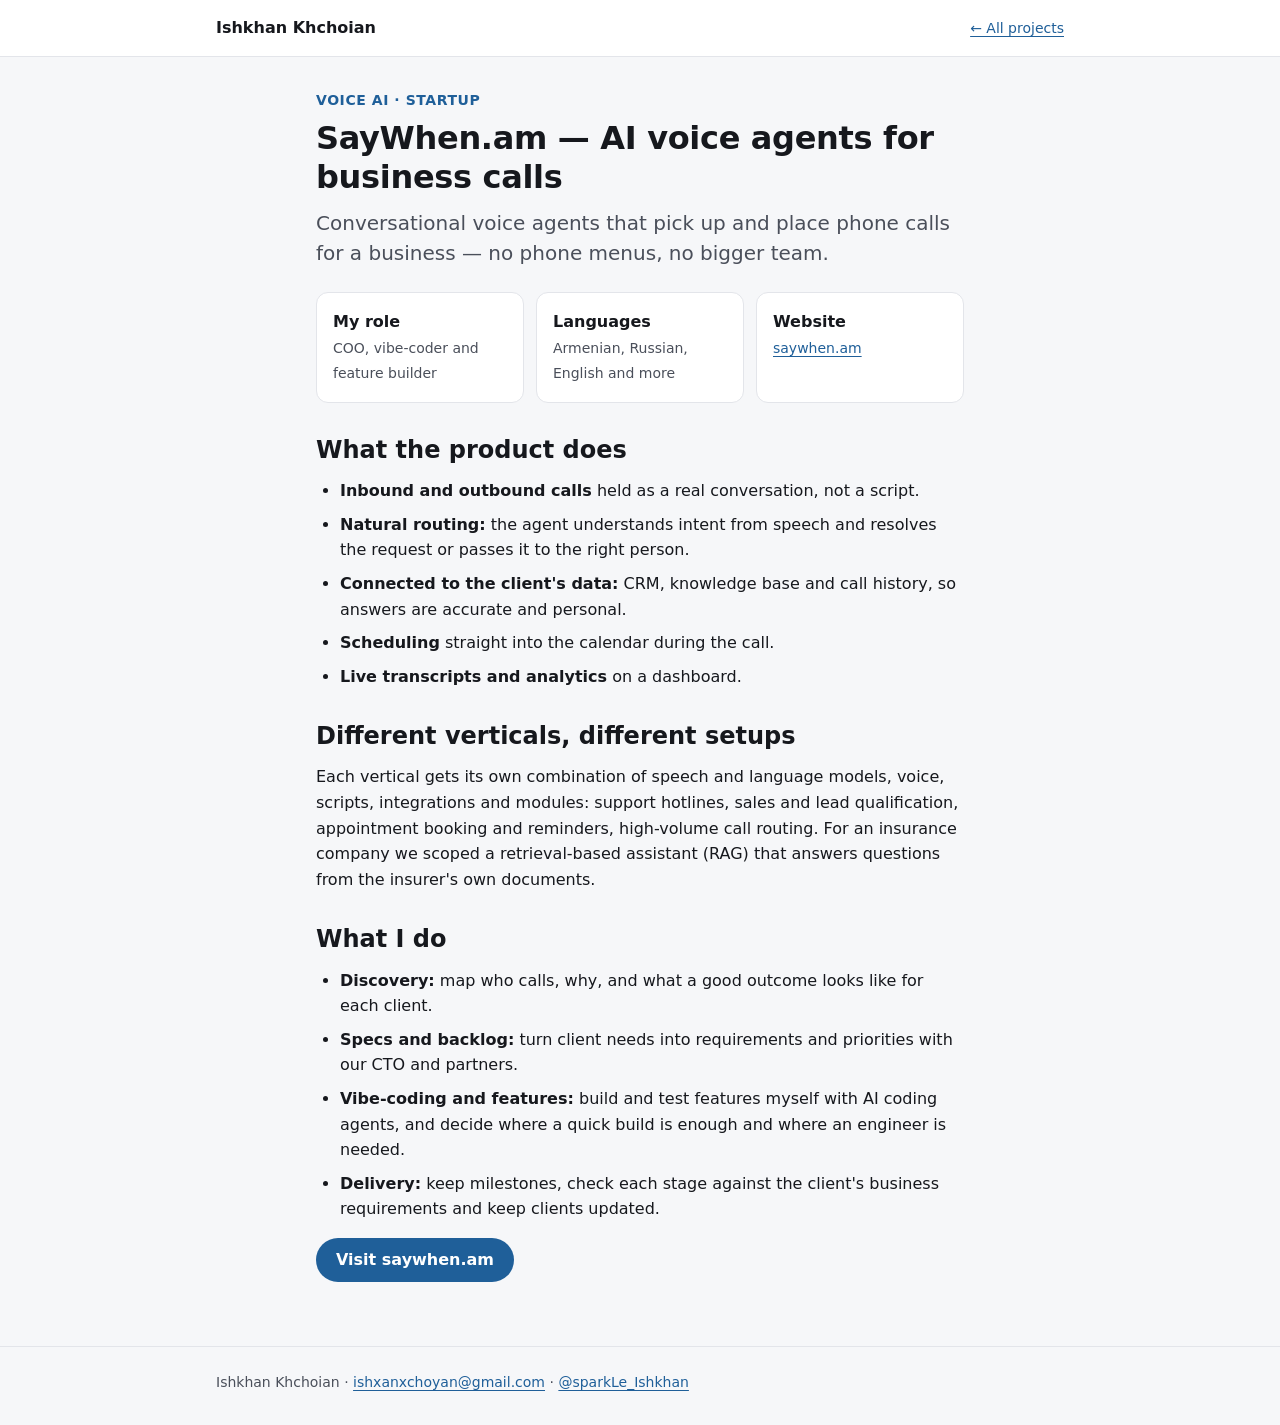
<file: work/saywhen.html>
<!doctype html>
<html lang="en">
<head>
<meta charset="utf-8">
<meta name="viewport" content="width=device-width, initial-scale=1">
<title>SayWhen.am — AI voice agents · Ishkhan Khchoian</title>
<link rel="stylesheet" href="../assets/portfolio.css">
</head>
<body>
<header class="top">
  <div class="wrap">
    <a class="brand" href="../">Ishkhan Khchoian</a>
    <a class="back" href="../">← All projects</a>
  </div>
</header>

<main>
  <div class="wrap prose">
    <p class="kicker">Voice AI · startup</p>
    <h1>SayWhen.am — AI voice agents for business calls</h1>
    <p class="lead">Conversational voice agents that pick up and place phone calls for a business — no phone menus, no bigger team.</p>

    <div class="facts">
      <div class="fact"><b>My role</b><span>COO, vibe-coder and feature builder</span></div>
      <div class="fact"><b>Languages</b><span>Armenian, Russian, English and more</span></div>
      <div class="fact"><b>Website</b><span><a href="https://saywhen.am">saywhen.am</a></span></div>
    </div>

    <h2>What the product does</h2>
    <ul>
      <li><b>Inbound and outbound calls</b> held as a real conversation, not a script.</li>
      <li><b>Natural routing:</b> the agent understands intent from speech and resolves the request or passes it to the right person.</li>
      <li><b>Connected to the client's data:</b> CRM, knowledge base and call history, so answers are accurate and personal.</li>
      <li><b>Scheduling</b> straight into the calendar during the call.</li>
      <li><b>Live transcripts and analytics</b> on a dashboard.</li>
    </ul>

    <h2>Different verticals, different setups</h2>
    <p>Each vertical gets its own combination of speech and language models, voice, scripts, integrations and modules: support hotlines, sales and lead qualification, appointment booking and reminders, high-volume call routing. For an insurance company we scoped a retrieval-based assistant (RAG) that answers questions from the insurer's own documents.</p>

    <h2>What I do</h2>
    <ul>
      <li><b>Discovery:</b> map who calls, why, and what a good outcome looks like for each client.</li>
      <li><b>Specs and backlog:</b> turn client needs into requirements and priorities with our CTO and partners.</li>
      <li><b>Vibe-coding and features:</b> build and test features myself with AI coding agents, and decide where a quick build is enough and where an engineer is needed.</li>
      <li><b>Delivery:</b> keep milestones, check each stage against the client's business requirements and keep clients updated.</li>
    </ul>

    <p><a class="button" href="https://saywhen.am">Visit saywhen.am</a></p>
  </div>
</main>

<footer>
  <div class="wrap">Ishkhan Khchoian · <a href="mailto:ishxanxchoyan@gmail.com">ishxanxchoyan@gmail.com</a> · <a href="https://t.me/sparkLe_Ishkhan">@sparkLe_Ishkhan</a></div>
</footer>
</body>
</html>
</file>
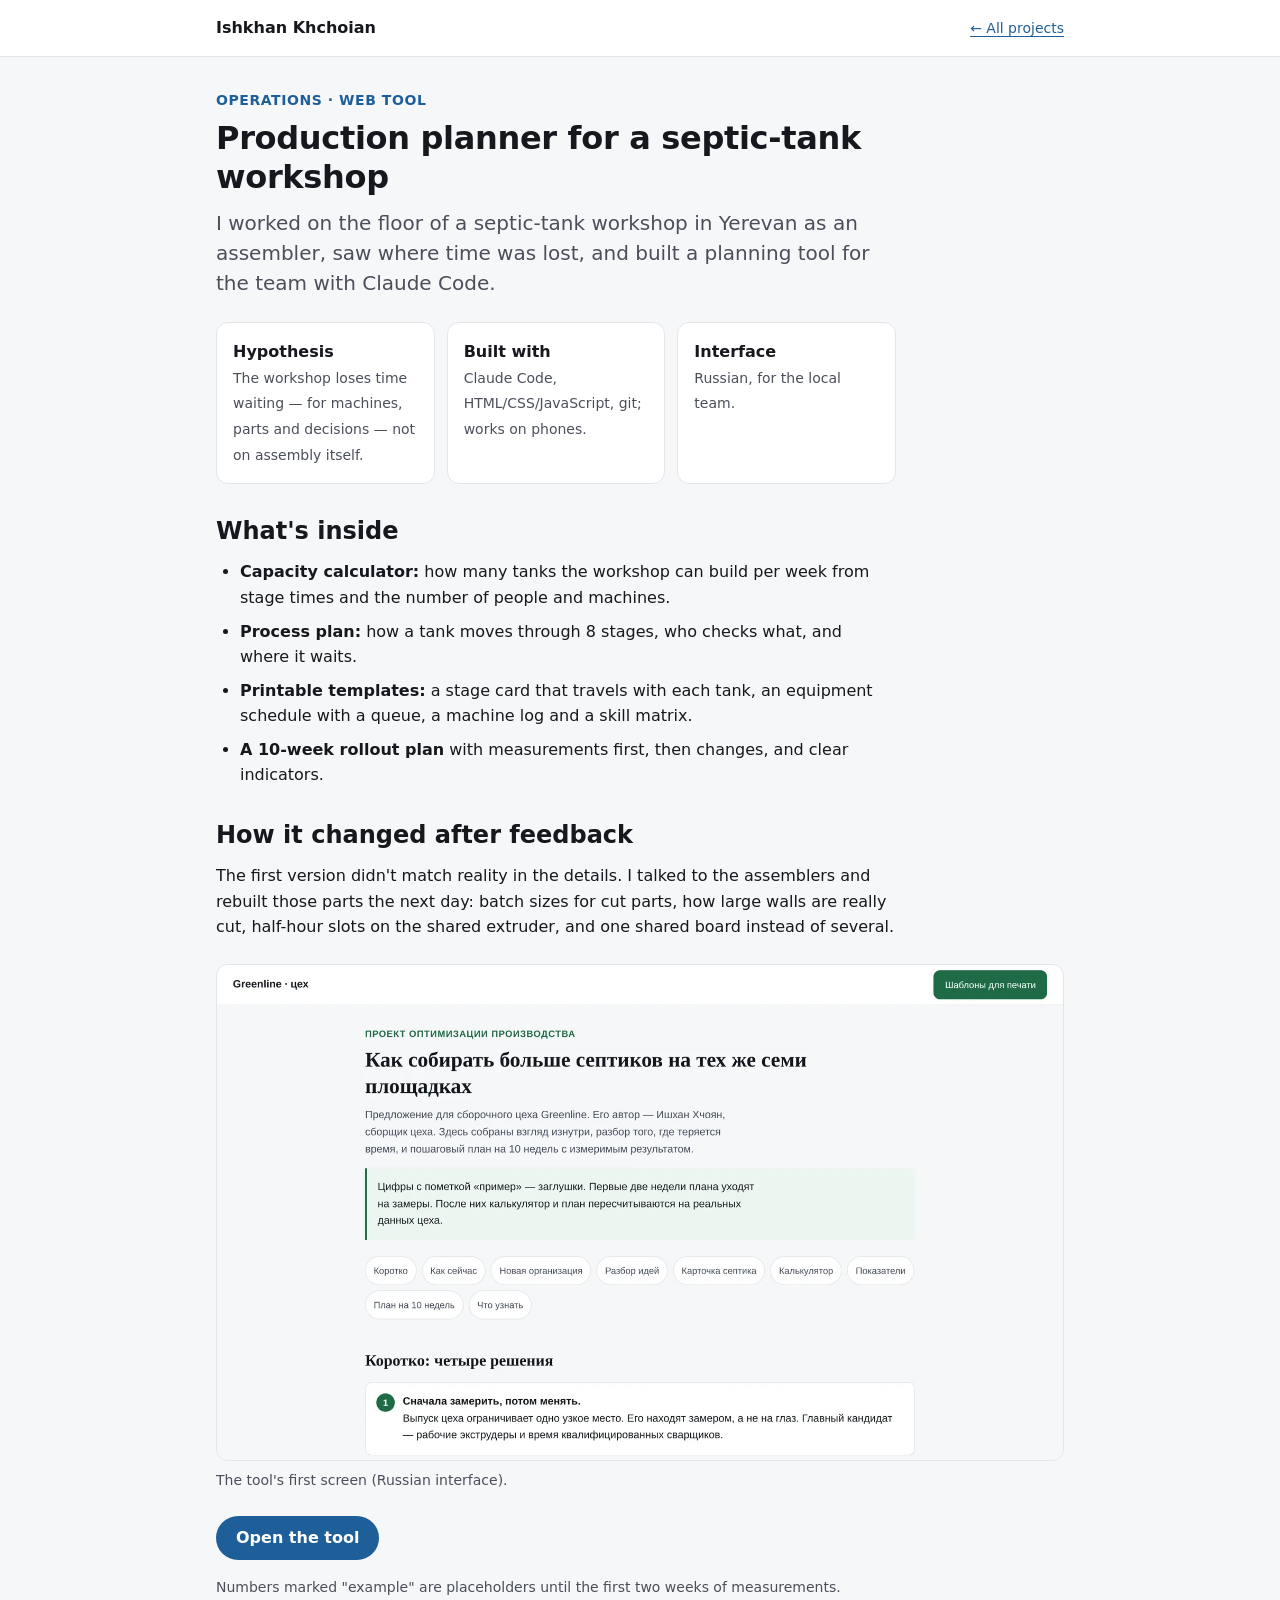
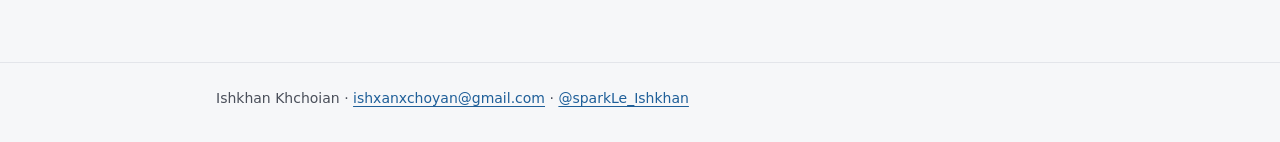
<file: work/workshop-planner.html>
<!doctype html>
<html lang="en">
<head>
<meta charset="utf-8">
<meta name="viewport" content="width=device-width, initial-scale=1">
<title>Production planner for a workshop · Ishkhan Khchoian</title>
<link rel="stylesheet" href="../assets/portfolio.css">
</head>
<body>
<header class="top">
  <div class="wrap">
    <a class="brand" href="../">Ishkhan Khchoian</a>
    <a class="back" href="../">← All projects</a>
  </div>
</header>

<main>
  <div class="wrap">
    <div class="prose">
      <p class="kicker">Operations · web tool</p>
      <h1>Production planner for a septic-tank workshop</h1>
      <p class="lead">I worked on the floor of a septic-tank workshop in Yerevan as an assembler, saw where time was lost, and built a planning tool for the team with Claude Code.</p>

      <div class="facts">
        <div class="fact"><b>Hypothesis</b><span>The workshop loses time waiting — for machines, parts and decisions — not on assembly itself.</span></div>
        <div class="fact"><b>Built with</b><span>Claude Code, HTML/CSS/JavaScript, git; works on phones.</span></div>
        <div class="fact"><b>Interface</b><span>Russian, for the local team.</span></div>
      </div>

      <h2>What's inside</h2>
      <ul>
        <li><b>Capacity calculator:</b> how many tanks the workshop can build per week from stage times and the number of people and machines.</li>
        <li><b>Process plan:</b> how a tank moves through 8 stages, who checks what, and where it waits.</li>
        <li><b>Printable templates:</b> a stage card that travels with each tank, an equipment schedule with a queue, a machine log and a skill matrix.</li>
        <li><b>A 10-week rollout plan</b> with measurements first, then changes, and clear indicators.</li>
      </ul>

      <h2>How it changed after feedback</h2>
      <p>The first version didn't match reality in the details. I talked to the assemblers and rebuilt those parts the next day: batch sizes for cut parts, how large walls are really cut, half-hour slots on the shared extruder, and one shared board instead of several.</p>
    </div>

    <figure>
      <img src="img/workshop-tool.webp" width="1600" height="938" loading="lazy" alt="The workshop production planner, first screen">
      <figcaption>The tool's first screen (Russian interface).</figcaption>
    </figure>

    <div class="prose">
      <p><a class="button" href="../greenline/">Open the tool</a></p>
      <p class="small muted">Numbers marked "example" are placeholders until the first two weeks of measurements.</p>
    </div>
  </div>
</main>

<footer>
  <div class="wrap">Ishkhan Khchoian · <a href="mailto:ishxanxchoyan@gmail.com">ishxanxchoyan@gmail.com</a> · <a href="https://t.me/sparkLe_Ishkhan">@sparkLe_Ishkhan</a></div>
</footer>
</body>
</html>
</file>
<file: assets/portfolio.css>
/* Portfolio — one style for every page. Type scale 14/16/20/24/32, spacing on a 4px grid. */
:root {
  --ink: #16181d;
  --soft: #4a4f5a;
  --line: #e3e5ea;
  --bg: #f6f7f9;
  --card: #ffffff;
  --accent: #1f5f99;
  --accent-soft: #e8f0f8;
  --radius: 12px;
}

* { box-sizing: border-box; }

html { -webkit-text-size-adjust: 100%; }

body {
  margin: 0;
  background: var(--bg);
  color: var(--ink);
  font-family: system-ui, -apple-system, "Segoe UI", Roboto, "Helvetica Neue", Arial, sans-serif;
  font-size: 16px;
  line-height: 1.6;
}

a { color: var(--accent); text-underline-offset: 3px; }
a:hover { text-decoration-thickness: 2px; }
a:focus-visible { outline: 3px solid var(--accent); outline-offset: 2px; border-radius: 4px; }

.wrap { max-width: 880px; margin: 0 auto; padding: 0 16px; }
.prose { max-width: 680px; }

header.top {
  background: var(--card);
  border-bottom: 1px solid var(--line);
}
header.top .wrap {
  display: flex;
  align-items: center;
  justify-content: space-between;
  gap: 16px;
  min-height: 56px;
}
.brand { font-weight: 700; font-size: 16px; color: var(--ink); text-decoration: none; }
.back { font-size: 14px; display: inline-flex; align-items: center; min-height: 44px; }

main { padding: 32px 0 48px; }

h1 { font-size: 32px; line-height: 1.2; margin: 0 0 12px; letter-spacing: -0.01em; }
h2 { font-size: 24px; line-height: 1.3; margin: 32px 0 12px; }
h3 { font-size: 20px; line-height: 1.35; margin: 24px 0 8px; }
p { margin: 0 0 16px; }
.lead { font-size: 20px; line-height: 1.5; color: var(--soft); margin-bottom: 24px; }
.kicker {
  font-size: 14px; font-weight: 600; letter-spacing: 0.04em; text-transform: uppercase;
  color: var(--accent); margin: 0 0 8px;
}
.muted { color: var(--soft); }
small, .small { font-size: 14px; }

ul, ol { margin: 0 0 16px; padding-left: 24px; }
li { margin-bottom: 8px; }

.contacts { display: flex; flex-wrap: wrap; gap: 8px 16px; margin: 0 0 32px; font-size: 16px; }
.contacts a { display: inline-flex; align-items: center; min-height: 44px; }

.cards { display: grid; grid-template-columns: 1fr; gap: 16px; }
@media (min-width: 720px) { .cards { grid-template-columns: 1fr 1fr; } }

.card {
  display: flex; flex-direction: column;
  background: var(--card);
  border: 1px solid var(--line);
  border-radius: var(--radius);
  padding: 24px;
  color: var(--ink);
  text-decoration: none;
  transition: border-color 0.2s ease, box-shadow 0.2s ease, transform 0.2s ease;
}
.card:hover { border-color: #c4ccd8; box-shadow: 0 4px 16px rgba(22, 24, 29, 0.06); transform: translateY(-2px); }
.card h3 { margin: 4px 0 8px; }
.card p { color: var(--soft); margin-bottom: 12px; }
.card .more { margin-top: auto; color: var(--accent); font-weight: 600; font-size: 16px; }
.tag {
  align-self: flex-start;
  font-size: 14px; font-weight: 600; color: var(--accent);
  background: var(--accent-soft); border-radius: 999px; padding: 4px 12px;
}

.box {
  background: var(--card); border: 1px solid var(--line); border-radius: var(--radius);
  padding: 16px 24px; margin: 0 0 16px;
}
.facts { display: grid; grid-template-columns: 1fr; gap: 12px; margin: 0 0 24px; }
@media (min-width: 720px) { .facts { grid-template-columns: repeat(3, 1fr); } }
.fact { background: var(--card); border: 1px solid var(--line); border-radius: var(--radius); padding: 16px; }
.fact b { display: block; font-size: 16px; }
.fact span { font-size: 14px; color: var(--soft); }

figure { margin: 24px 0; }
figure img {
  display: block; width: 100%; height: auto;
  border: 1px solid var(--line); border-radius: var(--radius); background: var(--card);
}
figure a { display: block; cursor: zoom-in; }
figcaption { font-size: 14px; color: var(--soft); margin-top: 8px; }

.table-wrap { overflow-x: auto; margin: 0 0 24px; border: 1px solid var(--line); border-radius: var(--radius); background: var(--card); }
table { border-collapse: collapse; width: 100%; font-size: 14px; }
th, td { text-align: left; padding: 12px 16px; border-bottom: 1px solid var(--line); vertical-align: top; }
th { background: var(--bg); font-weight: 600; }
tr:last-child td { border-bottom: 0; }

.button {
  display: inline-flex; align-items: center; justify-content: center;
  min-height: 44px; padding: 8px 20px; border-radius: 999px;
  background: var(--accent); color: #fff; font-weight: 600; text-decoration: none;
  transition: background 0.2s ease;
}
.button:hover { background: #174a78; }

footer { border-top: 1px solid var(--line); padding: 24px 0 32px; font-size: 14px; color: var(--soft); }

@media (max-width: 480px) {
  h1 { font-size: 24px; }
  h2 { font-size: 20px; }
  .lead { font-size: 16px; }
  main { padding-top: 24px; }
  th, td { padding: 8px; }
  .card { padding: 16px; }
}

@media (prefers-reduced-motion: reduce) {
  .card, .button { transition: none; }
  .card:hover { transform: none; }
}
</file>
